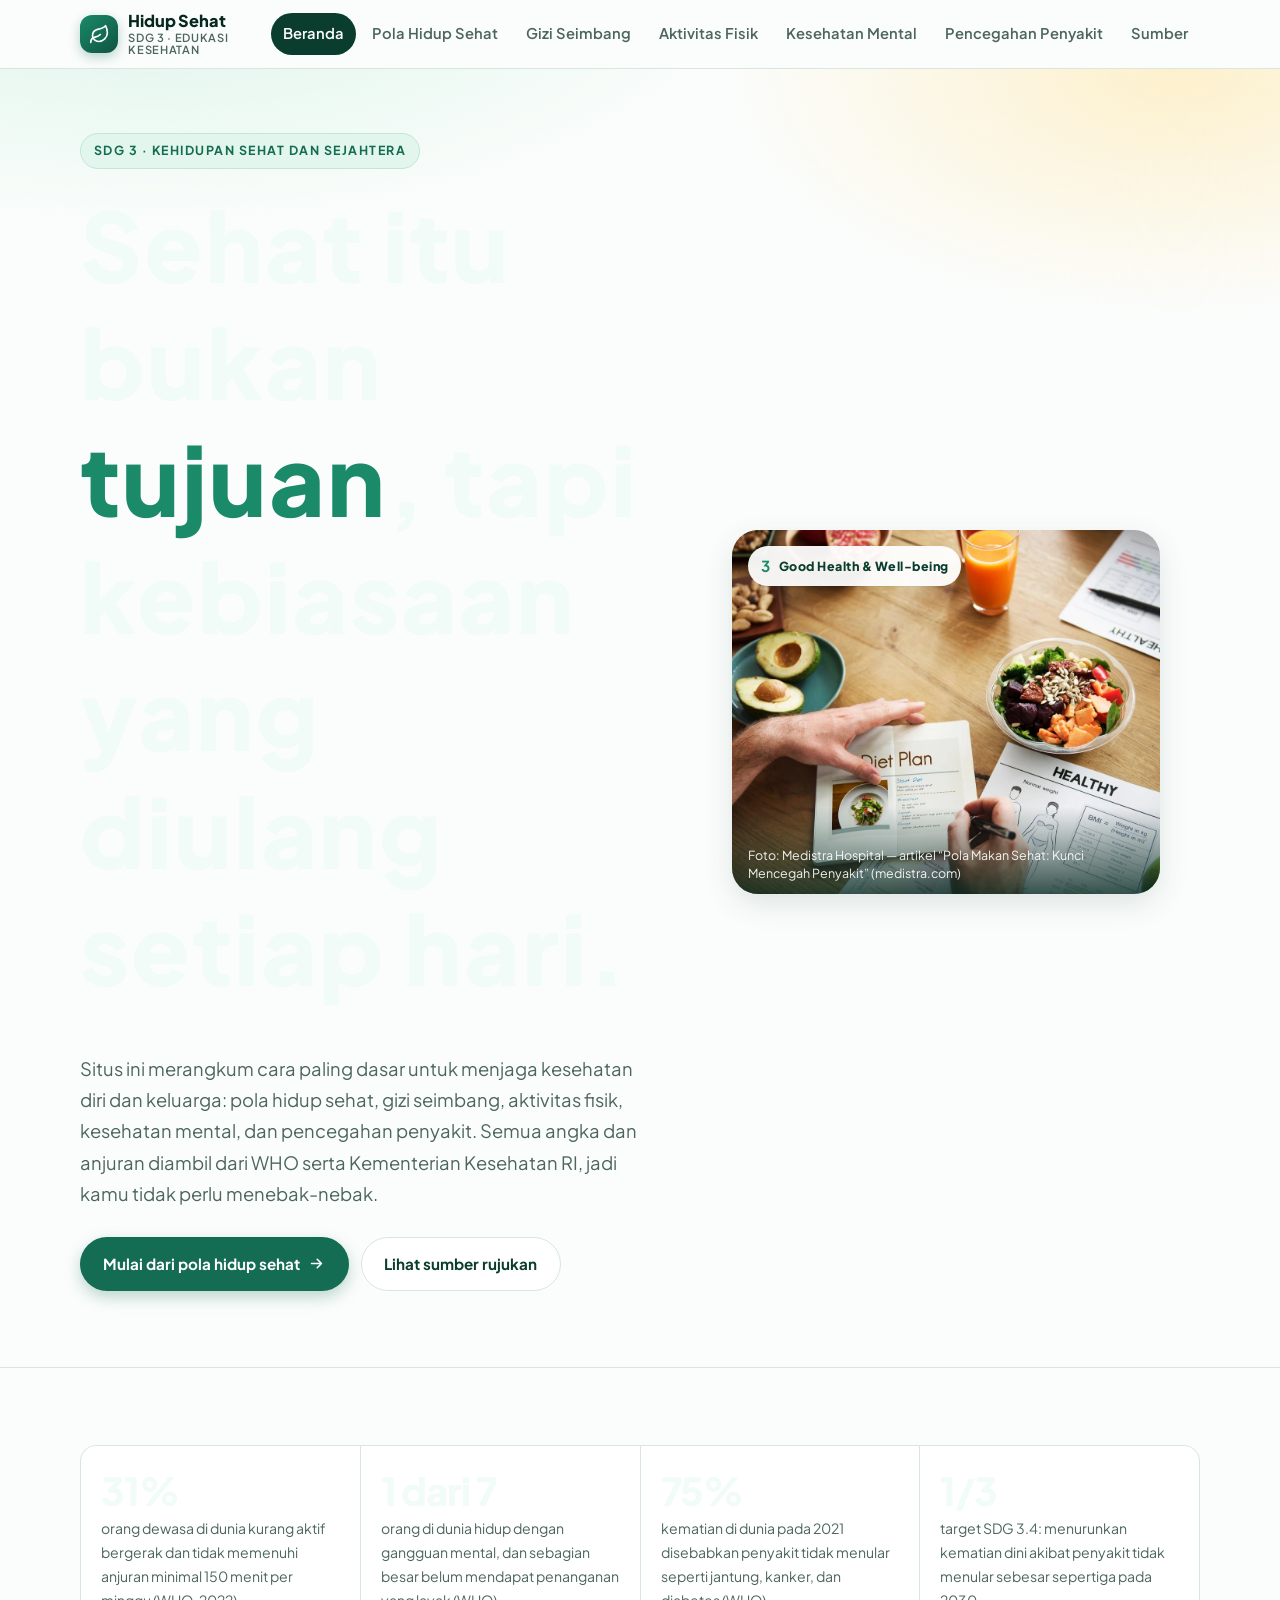
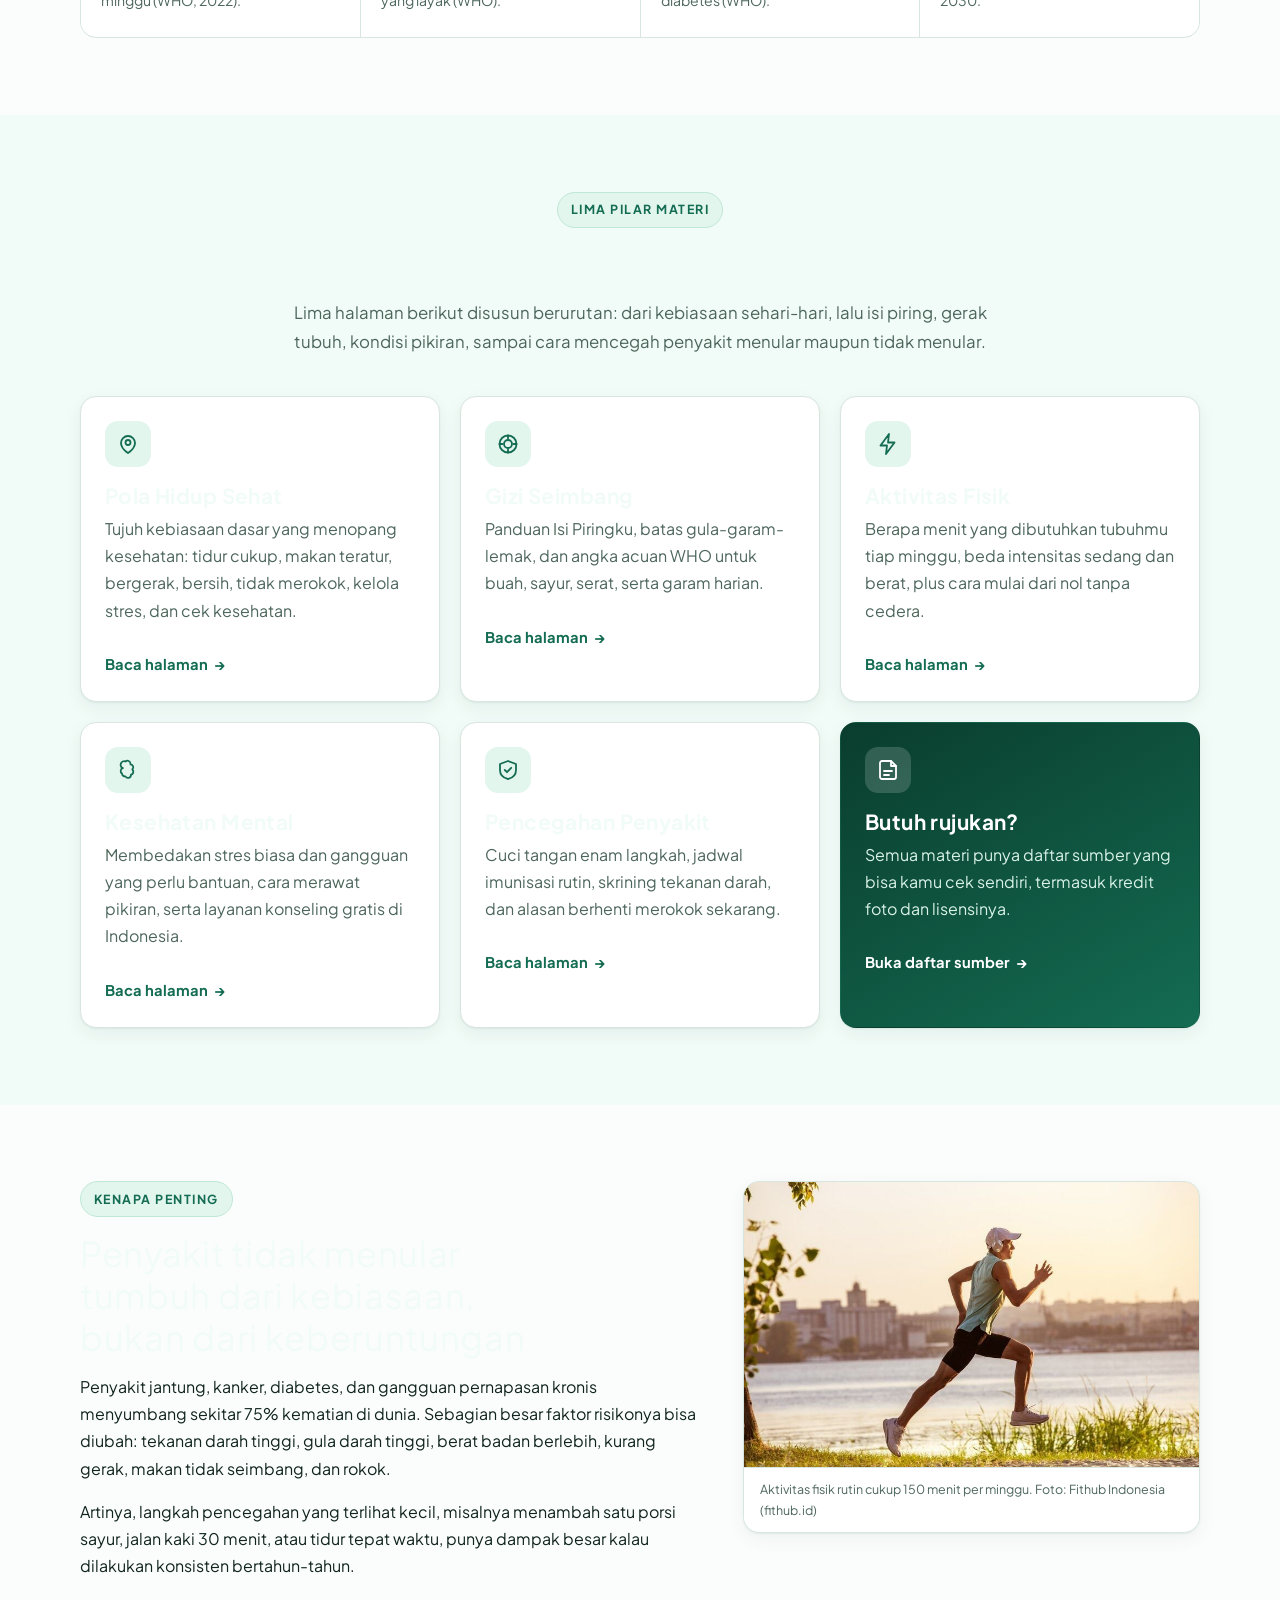
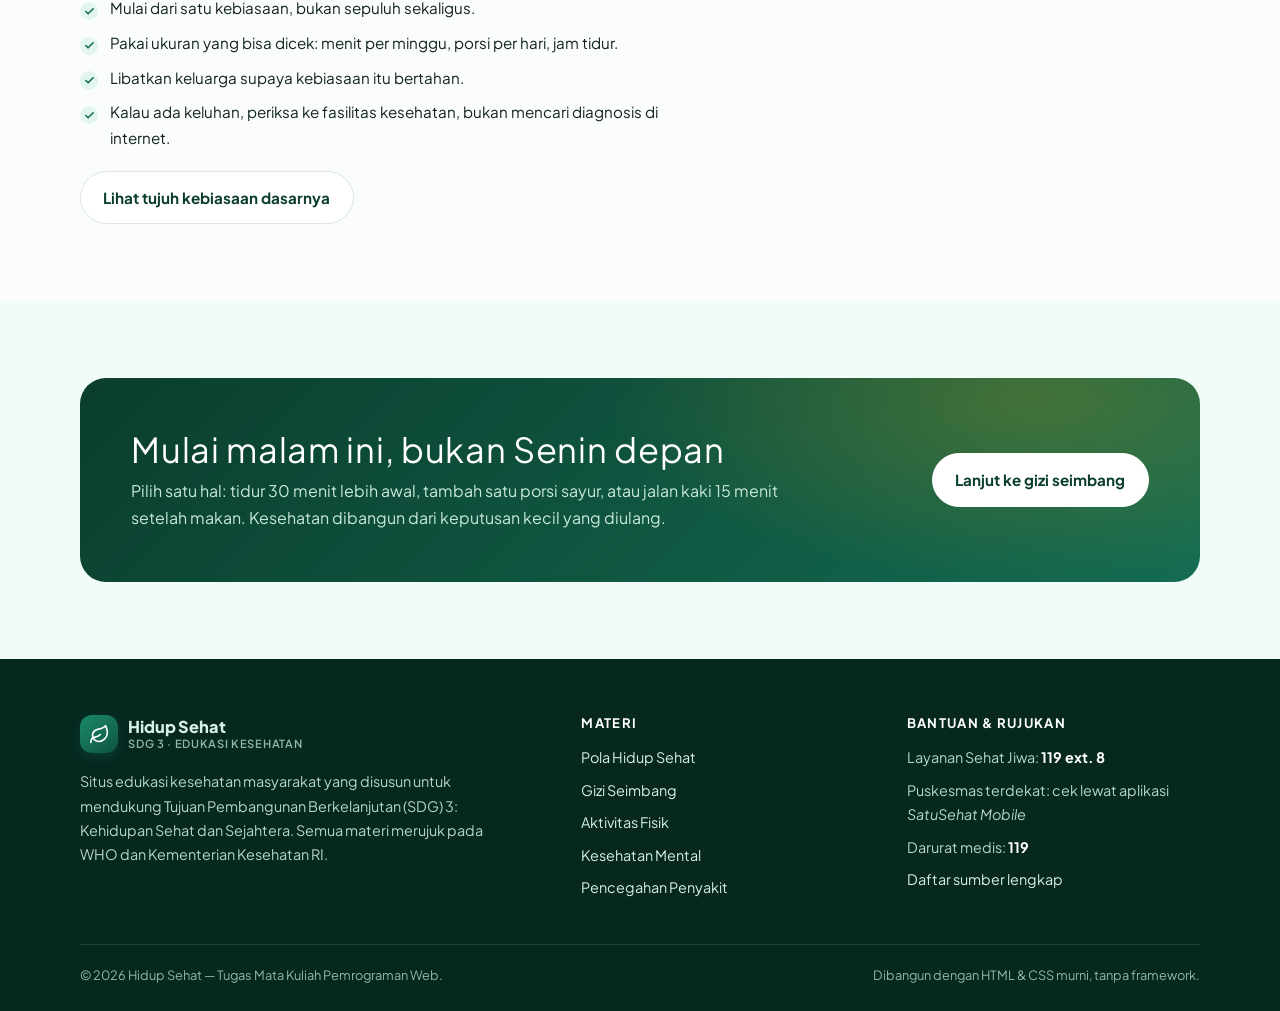
<file: index.html>
<!DOCTYPE html>
<html lang="id">
<head>
  <meta charset="utf-8">
  <meta name="viewport" content="width=device-width, initial-scale=1">
  <title>Hidup Sehat — Edukasi Kesehatan Masyarakat | SDG 3</title>
  <meta name="description" content="Situs edukasi kesehatan masyarakat sesuai SDG 3: pola hidup sehat, gizi seimbang, aktivitas fisik, kesehatan mental, dan pencegahan penyakit berdasarkan WHO dan Kemenkes RI.">
  <meta name="author" content="Kadek Lyradelia Pracili">
  <meta name="theme-color" content="#0a3d2e">
  <link rel="icon" href="assets/favicon.svg" type="image/svg+xml">
  <link rel="preconnect" href="https://fonts.googleapis.com">
  <link rel="preconnect" href="https://fonts.gstatic.com" crossorigin>
  <link href="https://fonts.googleapis.com/css2?family=Plus+Jakarta+Sans:wght@400;600;700;800&display=swap" rel="stylesheet">
  <link rel="stylesheet" href="css/style.css">
</head>
<body>
  <a class="skip-link" href="#konten-utama">Lewati ke konten utama</a>

  <header class="situs-header">
    <div class="container nav">
      <a class="logo" href="index.html">
        <span class="logo-mark"><svg viewBox="0 0 24 24" fill="none" stroke="currentColor" stroke-width="1.9" stroke-linecap="round" stroke-linejoin="round" aria-hidden="true"><path d="M11 20A7 7 0 0 1 9.8 6.1C15.5 5 17 4.48 19 2c1 2 2 4.18 2 8 0 5.5-4.78 10-10 10Z"/><path d="M2 21c0-3 1.85-5.36 5.08-6C9.5 14.52 12 13 13 12"/></svg></span>
        <span>Hidup Sehat<small>SDG 3 · Edukasi Kesehatan</small></span>
      </a>

      <button class="nav-toggle" type="button" aria-expanded="false" aria-controls="menu-utama">
        <svg viewBox="0 0 24 24" fill="none" stroke="currentColor" stroke-width="2" stroke-linecap="round" aria-hidden="true"><path d="M4 7h16M4 12h16M4 17h16"/></svg>
        Menu
      </button>

      <nav aria-label="Navigasi utama">
        <ul class="nav-menu" id="menu-utama">
        <li><a href="index.html" aria-current="page">Beranda</a></li>
        <li><a href="pola-hidup-sehat.html">Pola Hidup Sehat</a></li>
        <li><a href="gizi-seimbang.html">Gizi Seimbang</a></li>
        <li><a href="aktivitas-fisik.html">Aktivitas Fisik</a></li>
        <li><a href="kesehatan-mental.html">Kesehatan Mental</a></li>
        <li><a href="pencegahan-penyakit.html">Pencegahan Penyakit</a></li>
        <li><a href="sumber.html">Sumber</a></li>
        </ul>
      </nav>
    </div>
  </header>

  <main id="konten-utama">

    <section class="hero">
      <div class="container hero-dalam">
        <div>
          <span class="eyebrow">SDG 3 · Kehidupan Sehat dan Sejahtera</span>
          <h1>Sehat itu bukan <em>tujuan</em>, tapi kebiasaan yang diulang setiap hari.</h1>
          <p class="lead">
            Situs ini merangkum cara paling dasar untuk menjaga kesehatan diri dan
            keluarga: pola hidup sehat, gizi seimbang, aktivitas fisik, kesehatan
            mental, dan pencegahan penyakit. Semua angka dan anjuran diambil dari
            WHO serta Kementerian Kesehatan RI, jadi kamu tidak perlu menebak-nebak.
          </p>
          <div class="hero-aksi">
            <a class="tombol tombol-utama" href="pola-hidup-sehat.html">
              Mulai dari pola hidup sehat
              <svg viewBox="0 0 24 24" fill="none" stroke="currentColor" stroke-width="2.2" stroke-linecap="round" stroke-linejoin="round" aria-hidden="true"><path d="M5 12h14M13 6l6 6-6 6"/></svg>
            </a>
            <a class="tombol tombol-garis" href="sumber.html">Lihat sumber rujukan</a>
          </div>
        </div>
        <figure class="hero-gambar">
          <span class="lencana-sdg"><b>3</b> Good Health &amp; Well-being</span>
          <img src="assets/img/hero-beranda.jpg" width="1400" height="934"
               alt="Aneka sayur, buah, dan makanan sehat ditata di meja kayu bersama catatan rencana makan sehat">
          <figcaption>Foto: Medistra Hospital — artikel &ldquo;Pola Makan Sehat: Kunci Mencegah Penyakit&rdquo; (medistra.com)</figcaption>
        </figure>
      </div>
    </section>

    <section class="bagian">
      <div class="container">
        <h2 class="sr-only">Angka kunci kesehatan global</h2>
        <div class="grid grid-4">
          <div class="statistik" style="grid-column:1/-1;">
            <div>
              <span class="angka">31%</span>
              <p>orang dewasa di dunia kurang aktif bergerak dan tidak memenuhi anjuran minimal 150 menit per minggu (WHO, 2022).</p>
            </div>
            <div>
              <span class="angka">1 dari 7</span>
              <p>orang di dunia hidup dengan gangguan mental, dan sebagian besar belum mendapat penanganan yang layak (WHO).</p>
            </div>
            <div>
              <span class="angka">75%</span>
              <p>kematian di dunia pada 2021 disebabkan penyakit tidak menular seperti jantung, kanker, dan diabetes (WHO).</p>
            </div>
            <div>
              <span class="angka">1/3</span>
              <p>target SDG 3.4: menurunkan kematian dini akibat penyakit tidak menular sebesar sepertiga pada 2030.</p>
            </div>
          </div>
        </div>
      </div>
    </section>

    <section class="bagian bagian-alt">
      <div class="container">
        <div class="tengah" style="max-width:760px;margin-inline:auto;">
          <span class="eyebrow">Lima pilar materi</span>
          <h2>Yang bisa kamu pelajari di sini</h2>
          <p class="pimpin">
            Lima halaman berikut disusun berurutan: dari kebiasaan sehari-hari,
            lalu isi piring, gerak tubuh, kondisi pikiran, sampai cara mencegah
            penyakit menular maupun tidak menular.
          </p>
        </div>

        <div class="grid grid-3 grid-pilar" style="margin-top:2.5rem;">
          <article class="kartu kartu-tautan">
            <div class="kartu-ikon">
              <svg viewBox="0 0 24 24" fill="none" stroke="currentColor" stroke-width="1.8" stroke-linecap="round" stroke-linejoin="round" aria-hidden="true"><path d="M12 21s-7-4.5-7-10a7 7 0 0 1 14 0c0 5.5-7 10-7 10Z"/><circle cx="12" cy="10.5" r="2.5"/></svg>
            </div>
            <h3>Pola Hidup Sehat</h3>
            <p class="polos">Tujuh kebiasaan dasar yang menopang kesehatan: tidur cukup, makan teratur, bergerak, bersih, tidak merokok, kelola stres, dan cek kesehatan.</p>
            <a class="tautan-kartu" href="pola-hidup-sehat.html">Baca halaman</a>
          </article>

          <article class="kartu kartu-tautan">
            <div class="kartu-ikon">
              <svg viewBox="0 0 24 24" fill="none" stroke="currentColor" stroke-width="1.8" stroke-linecap="round" stroke-linejoin="round" aria-hidden="true"><circle cx="12" cy="12" r="8.5"/><circle cx="12" cy="12" r="4"/><path d="M12 3.5v3M12 17.5v3M3.5 12h3M17.5 12h3"/></svg>
            </div>
            <h3>Gizi Seimbang</h3>
            <p class="polos">Panduan Isi Piringku, batas gula-garam-lemak, dan angka acuan WHO untuk buah, sayur, serat, serta garam harian.</p>
            <a class="tautan-kartu" href="gizi-seimbang.html">Baca halaman</a>
          </article>

          <article class="kartu kartu-tautan">
            <div class="kartu-ikon">
              <svg viewBox="0 0 24 24" fill="none" stroke="currentColor" stroke-width="1.8" stroke-linecap="round" stroke-linejoin="round" aria-hidden="true"><path d="M13 2 4.5 13.5H11l-1 8.5 8.5-11.5H12l1-8.5Z"/></svg>
            </div>
            <h3>Aktivitas Fisik</h3>
            <p class="polos">Berapa menit yang dibutuhkan tubuhmu tiap minggu, beda intensitas sedang dan berat, plus cara mulai dari nol tanpa cedera.</p>
            <a class="tautan-kartu" href="aktivitas-fisik.html">Baca halaman</a>
          </article>

          <article class="kartu kartu-tautan">
            <div class="kartu-ikon">
              <svg viewBox="0 0 24 24" fill="none" stroke="currentColor" stroke-width="1.8" stroke-linecap="round" stroke-linejoin="round" aria-hidden="true"><path d="M9.5 3.5a3 3 0 0 1 5 2.2v.6a3 3 0 0 1 1.8 5.2 3 3 0 0 1-1.3 5.2v.3a3 3 0 0 1-5.6 1.4A3 3 0 0 1 6 15.6a3 3 0 0 1 .9-5.4 3 3 0 0 1 2.6-6.7Z"/></svg>
            </div>
            <h3>Kesehatan Mental</h3>
            <p class="polos">Membedakan stres biasa dan gangguan yang perlu bantuan, cara merawat pikiran, serta layanan konseling gratis di Indonesia.</p>
            <a class="tautan-kartu" href="kesehatan-mental.html">Baca halaman</a>
          </article>

          <article class="kartu kartu-tautan">
            <div class="kartu-ikon">
              <svg viewBox="0 0 24 24" fill="none" stroke="currentColor" stroke-width="1.8" stroke-linecap="round" stroke-linejoin="round" aria-hidden="true"><path d="M12 3 4 6v6c0 4.5 3.4 7.9 8 9 4.6-1.1 8-4.5 8-9V6l-8-3Z"/><path d="m8.8 12 2.2 2.2 4.2-4.4"/></svg>
            </div>
            <h3>Pencegahan Penyakit</h3>
            <p class="polos">Cuci tangan enam langkah, jadwal imunisasi rutin, skrining tekanan darah, dan alasan berhenti merokok sekarang.</p>
            <a class="tautan-kartu" href="pencegahan-penyakit.html">Baca halaman</a>
          </article>

          <article class="kartu kartu-sorot">
            <div class="kartu-ikon">
              <svg viewBox="0 0 24 24" fill="none" stroke="currentColor" stroke-width="1.8" stroke-linecap="round" stroke-linejoin="round" aria-hidden="true"><path d="M4 19V5a2 2 0 0 1 2-2h9l5 5v11a2 2 0 0 1-2 2H6a2 2 0 0 1-2-2Z"/><path d="M15 3v5h5M8 13h8M8 17h5"/></svg>
            </div>
            <h3>Butuh rujukan?</h3>
            <p>Semua materi punya daftar sumber yang bisa kamu cek sendiri, termasuk kredit foto dan lisensinya.</p>
            <a class="tautan-kartu" href="sumber.html">Buka daftar sumber</a>
          </article>
        </div>
      </div>
    </section>

    <section class="bagian">
      <div class="container dua-kolom">
        <div>
          <span class="eyebrow">Kenapa penting</span>
          <h2>Penyakit tidak menular tumbuh dari kebiasaan, bukan dari keberuntungan</h2>
          <p>
            Penyakit jantung, kanker, diabetes, dan gangguan pernapasan kronis
            menyumbang sekitar 75% kematian di dunia. Sebagian besar faktor
            risikonya bisa diubah: tekanan darah tinggi, gula darah tinggi,
            berat badan berlebih, kurang gerak, makan tidak seimbang, dan rokok.
          </p>
          <p>
            Artinya, langkah pencegahan yang terlihat kecil, misalnya menambah satu
            porsi sayur, jalan kaki 30 menit, atau tidur tepat waktu, punya
            dampak besar kalau dilakukan konsisten bertahun-tahun.
          </p>
          <ul class="cek">
            <li>Mulai dari satu kebiasaan, bukan sepuluh sekaligus.</li>
            <li>Pakai ukuran yang bisa dicek: menit per minggu, porsi per hari, jam tidur.</li>
            <li>Libatkan keluarga supaya kebiasaan itu bertahan.</li>
            <li>Kalau ada keluhan, periksa ke fasilitas kesehatan, bukan mencari diagnosis di internet.</li>
          </ul>
          <a class="tombol tombol-garis" href="pola-hidup-sehat.html">Lihat tujuh kebiasaan dasarnya</a>
        </div>
        <figure class="gambar-konten">
          <img src="assets/img/aktivitas-hero.jpg" width="826" height="551" loading="lazy"
               alt="Seorang pria berlari di tepi perairan saat matahari terbit">
          <figcaption>Aktivitas fisik rutin cukup 150 menit per minggu. Foto: Fithub Indonesia (fithub.id)</figcaption>
        </figure>
      </div>
    </section>

    <section class="bagian bagian-alt">
      <div class="container">
        <div class="ajakan">
          <div>
            <h2>Mulai malam ini, bukan Senin depan</h2>
            <p>
              Pilih satu hal: tidur 30 menit lebih awal, tambah satu porsi sayur,
              atau jalan kaki 15 menit setelah makan. Kesehatan dibangun dari
              keputusan kecil yang diulang.
            </p>
          </div>
          <a class="tombol tombol-garis" href="gizi-seimbang.html">Lanjut ke gizi seimbang</a>
        </div>
      </div>
    </section>

  </main>

  <footer class="situs-footer">
    <div class="container">
      <div class="footer-grid">
        <div>
          <a class="logo footer-logo" href="index.html">
            <span class="logo-mark"><svg viewBox="0 0 24 24" fill="none" stroke="currentColor" stroke-width="1.9" stroke-linecap="round" stroke-linejoin="round" aria-hidden="true"><path d="M11 20A7 7 0 0 1 9.8 6.1C15.5 5 17 4.48 19 2c1 2 2 4.18 2 8 0 5.5-4.78 10-10 10Z"/><path d="M2 21c0-3 1.85-5.36 5.08-6C9.5 14.52 12 13 13 12"/></svg></span>
            <span>Hidup Sehat<small>SDG 3 · Edukasi Kesehatan</small></span>
          </a>
          <p style="margin-top:1rem;max-width:38ch;">
            Situs edukasi kesehatan masyarakat yang disusun untuk mendukung
            Tujuan Pembangunan Berkelanjutan (SDG) 3: Kehidupan Sehat dan
            Sejahtera. Semua materi merujuk pada WHO dan Kementerian Kesehatan RI.
          </p>
        </div>
        <div>
          <h3>Materi</h3>
          <ul>
            <li><a href="pola-hidup-sehat.html">Pola Hidup Sehat</a></li>
            <li><a href="gizi-seimbang.html">Gizi Seimbang</a></li>
            <li><a href="aktivitas-fisik.html">Aktivitas Fisik</a></li>
            <li><a href="kesehatan-mental.html">Kesehatan Mental</a></li>
            <li><a href="pencegahan-penyakit.html">Pencegahan Penyakit</a></li>
          </ul>
        </div>
        <div>
          <h3>Bantuan &amp; Rujukan</h3>
          <ul>
            <li>Layanan Sehat Jiwa: <strong style="color:#fff;">119 ext. 8</strong></li>
            <li>Puskesmas terdekat: cek lewat aplikasi <em>SatuSehat Mobile</em></li>
            <li>Darurat medis: <strong style="color:#fff;">119</strong></li>
            <li><a href="sumber.html">Daftar sumber lengkap</a></li>
          </ul>
        </div>
      </div>
      <div class="footer-bawah">
        <span>&copy; 2026 Hidup Sehat — Tugas Mata Kuliah Pemrograman Web.</span>
        <span>Dibangun dengan HTML &amp; CSS murni, tanpa framework.</span>
      </div>
    </div>
  </footer>

  <script src="js/main.js"></script>
</body>
</html>
</file>
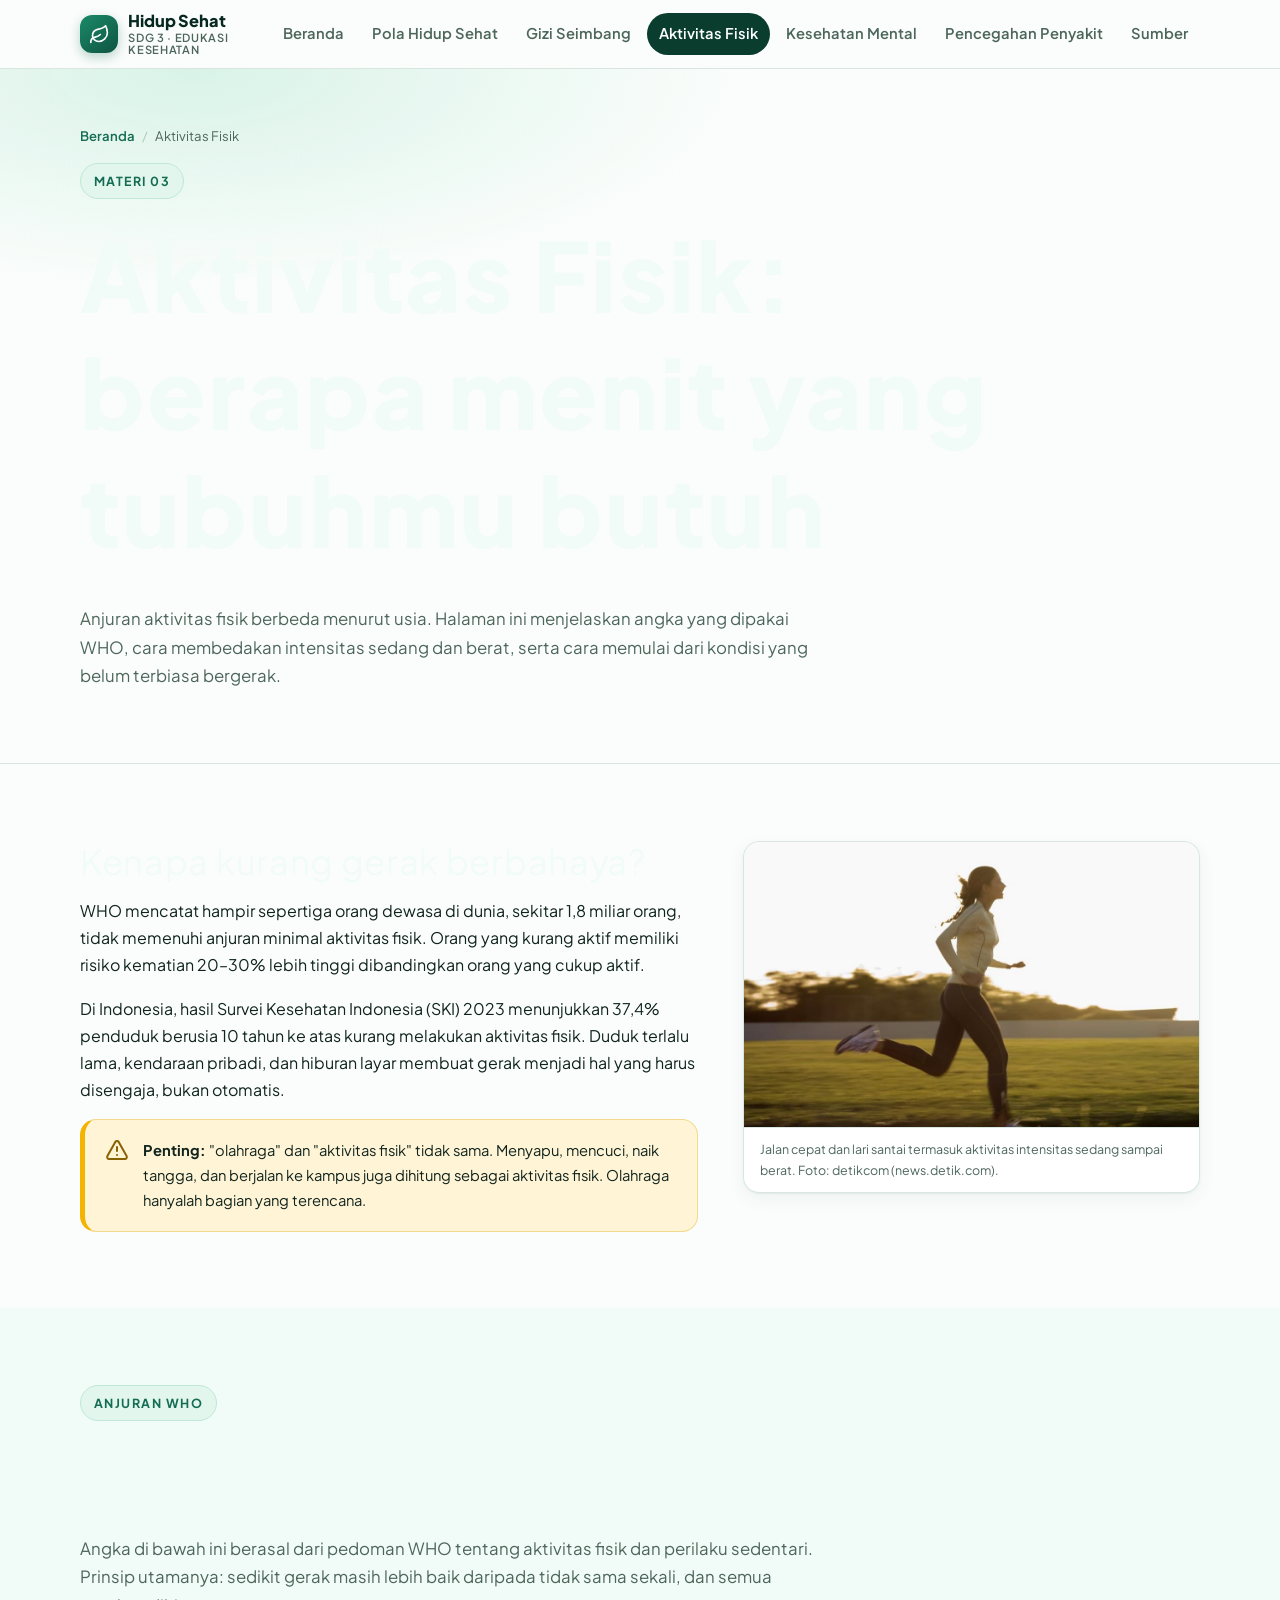
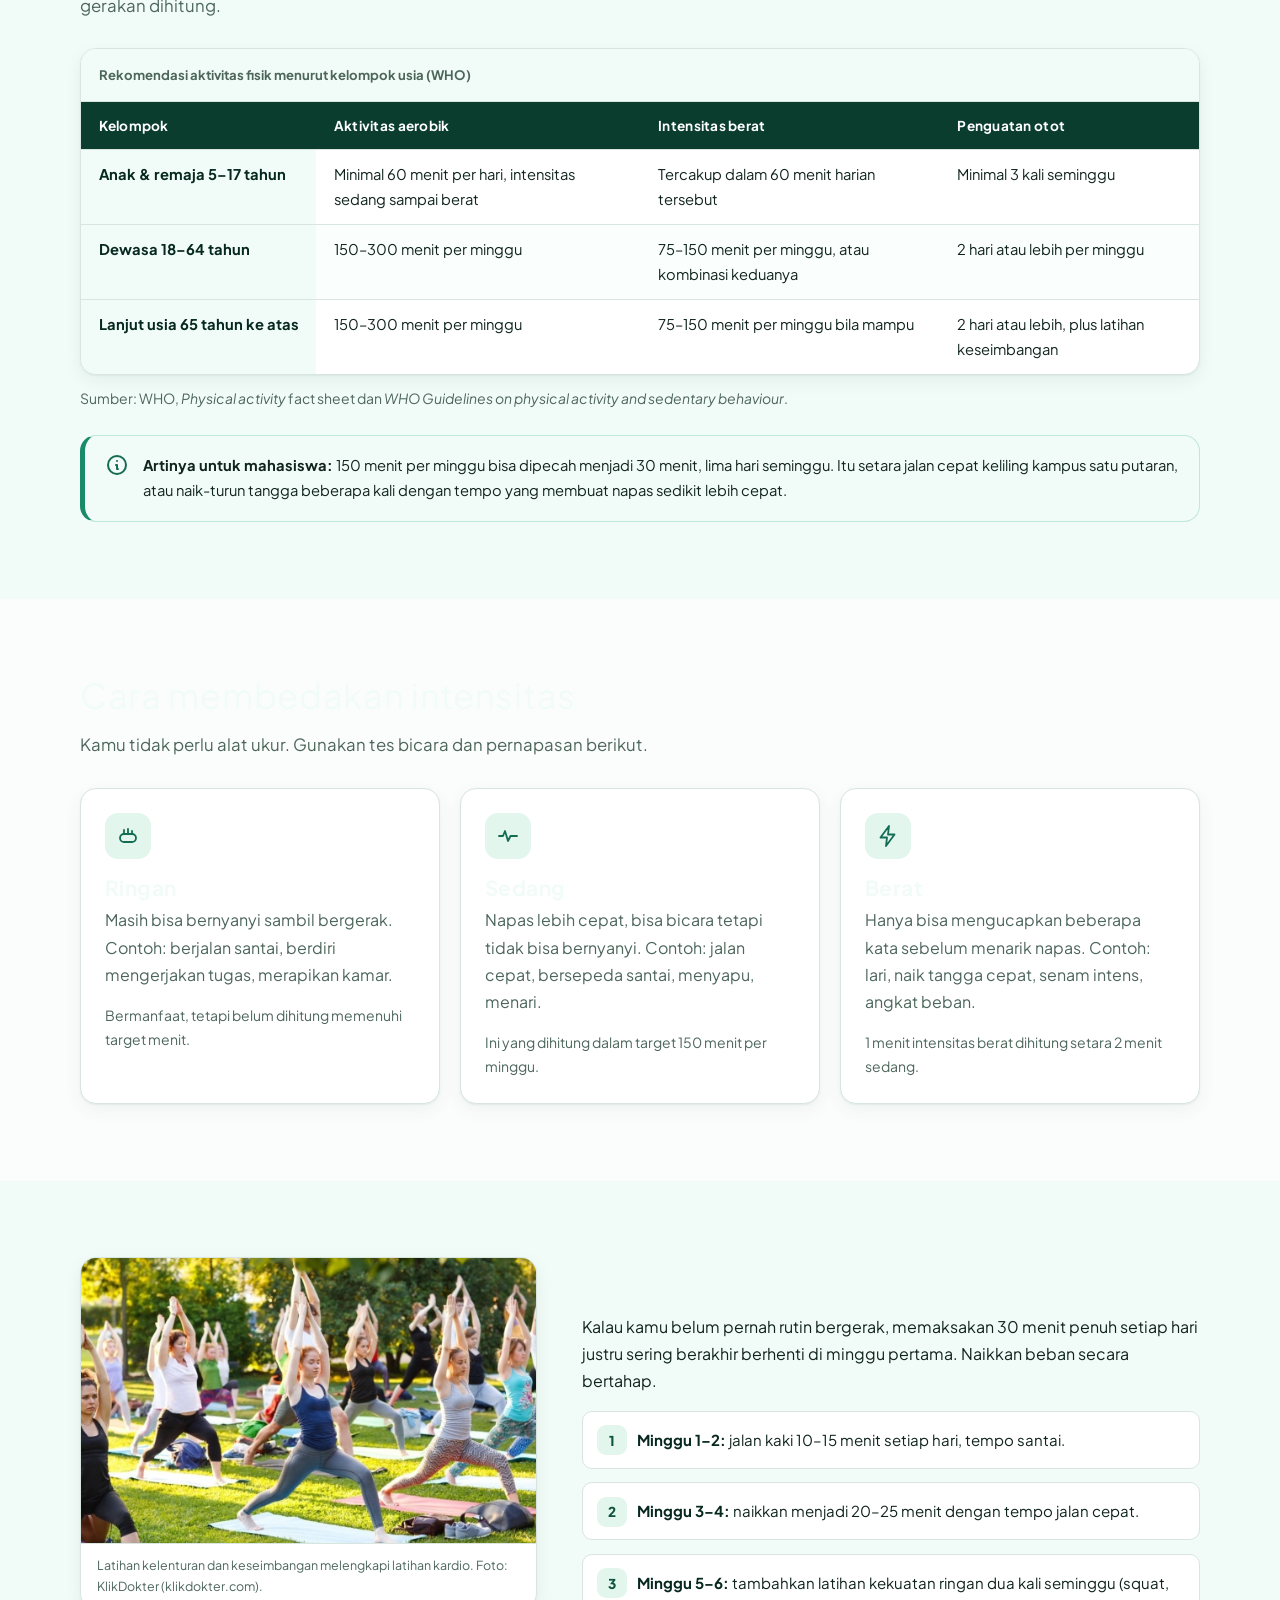
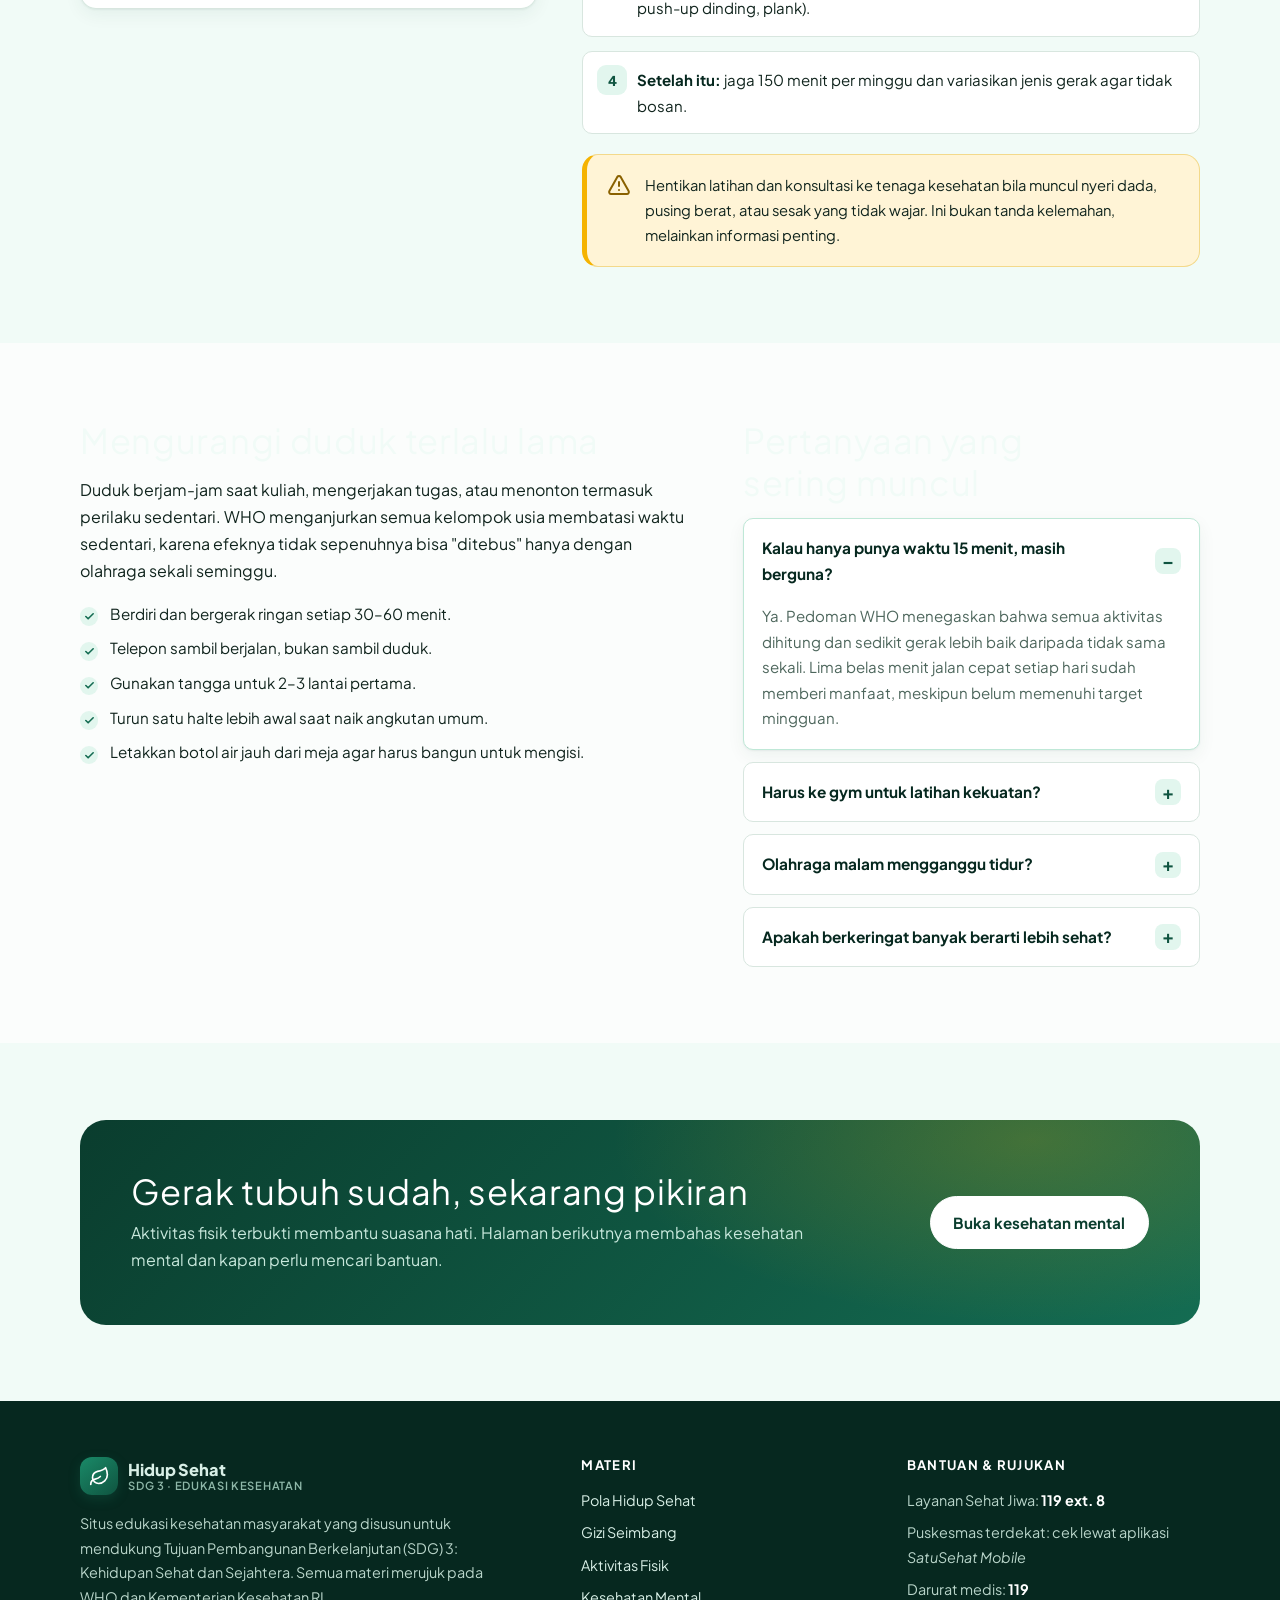
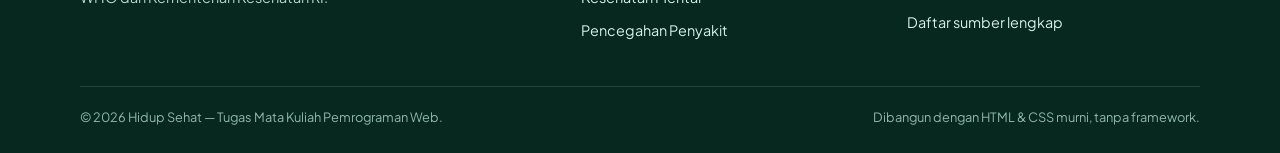
<file: aktivitas-fisik.html>
<!DOCTYPE html>
<html lang="id">
<head>
  <meta charset="utf-8">
  <meta name="viewport" content="width=device-width, initial-scale=1">
  <title>Aktivitas Fisik — Anjuran WHO per Kelompok Usia | Hidup Sehat</title>
  <meta name="description" content="Anjuran aktivitas fisik WHO: 150 menit intensitas sedang per minggu untuk dewasa, 60 menit sehari untuk remaja, cara membedakan intensitas, dan tips mengurangi duduk lama.">
  <meta name="author" content="Kadek Lyradelia Pracili">
  <meta name="theme-color" content="#0a3d2e">
  <link rel="icon" href="assets/favicon.svg" type="image/svg+xml">
  <link rel="preconnect" href="https://fonts.googleapis.com">
  <link rel="preconnect" href="https://fonts.gstatic.com" crossorigin>
  <link href="https://fonts.googleapis.com/css2?family=Plus+Jakarta+Sans:wght@400;600;700;800&display=swap" rel="stylesheet">
  <link rel="stylesheet" href="css/style.css">
</head>
<body>
  <a class="skip-link" href="#konten-utama">Lewati ke konten utama</a>

  <header class="situs-header">
    <div class="container nav">
      <a class="logo" href="index.html">
        <span class="logo-mark"><svg viewBox="0 0 24 24" fill="none" stroke="currentColor" stroke-width="1.9" stroke-linecap="round" stroke-linejoin="round" aria-hidden="true"><path d="M11 20A7 7 0 0 1 9.8 6.1C15.5 5 17 4.48 19 2c1 2 2 4.18 2 8 0 5.5-4.78 10-10 10Z"/><path d="M2 21c0-3 1.85-5.36 5.08-6C9.5 14.52 12 13 13 12"/></svg></span>
        <span>Hidup Sehat<small>SDG 3 · Edukasi Kesehatan</small></span>
      </a>

      <button class="nav-toggle" type="button" aria-expanded="false" aria-controls="menu-utama">
        <svg viewBox="0 0 24 24" fill="none" stroke="currentColor" stroke-width="2" stroke-linecap="round" aria-hidden="true"><path d="M4 7h16M4 12h16M4 17h16"/></svg>
        Menu
      </button>

      <nav aria-label="Navigasi utama">
        <ul class="nav-menu" id="menu-utama">
        <li><a href="index.html">Beranda</a></li>
        <li><a href="pola-hidup-sehat.html">Pola Hidup Sehat</a></li>
        <li><a href="gizi-seimbang.html">Gizi Seimbang</a></li>
        <li><a href="aktivitas-fisik.html" aria-current="page">Aktivitas Fisik</a></li>
        <li><a href="kesehatan-mental.html">Kesehatan Mental</a></li>
        <li><a href="pencegahan-penyakit.html">Pencegahan Penyakit</a></li>
        <li><a href="sumber.html">Sumber</a></li>
        </ul>
      </nav>
    </div>
  </header>

  <main id="konten-utama">
    <section class="kepala-halaman">
      <div class="container">
        <ol class="remah">
          <li><a href="index.html">Beranda</a></li>
          <li>Aktivitas Fisik</li>
        </ol>
        <span class="eyebrow">Materi 03</span>
        <h1>Aktivitas Fisik: berapa menit yang tubuhmu butuh</h1>
        <p class="pimpin">Anjuran aktivitas fisik berbeda menurut usia. Halaman ini menjelaskan angka yang dipakai WHO, cara membedakan intensitas sedang dan berat, serta cara memulai dari kondisi yang belum terbiasa bergerak.</p>
      </div>
    </section>

    <section class="bagian">
      <div class="container dua-kolom">
        <div>
          <h2>Kenapa kurang gerak berbahaya?</h2>
          <p>
            WHO mencatat hampir sepertiga orang dewasa di dunia, sekitar 1,8 miliar
            orang, tidak memenuhi anjuran minimal aktivitas fisik. Orang yang kurang
            aktif memiliki risiko kematian 20&ndash;30% lebih tinggi dibandingkan
            orang yang cukup aktif.
          </p>
          <p>
            Di Indonesia, hasil Survei Kesehatan Indonesia (SKI) 2023 menunjukkan
            37,4% penduduk berusia 10 tahun ke atas kurang melakukan aktivitas
            fisik. Duduk terlalu lama, kendaraan pribadi, dan hiburan layar membuat
            gerak menjadi hal yang harus disengaja, bukan otomatis.
          </p>
          <div class="catatan">
            <span class="catatan-ikon">
              <svg viewBox="0 0 24 24" fill="none" stroke="currentColor" stroke-width="2" stroke-linecap="round" stroke-linejoin="round" aria-hidden="true"><path d="M12 9v4M12 17h.01"/><path d="M10.3 3.9 2.4 18a2 2 0 0 0 1.7 3h15.8a2 2 0 0 0 1.7-3L13.7 3.9a2 2 0 0 0-3.4 0Z"/></svg>
            </span>
            <div>
              <p><strong>Penting:</strong> "olahraga" dan "aktivitas fisik" tidak
              sama. Menyapu, mencuci, naik tangga, dan berjalan ke kampus juga
              dihitung sebagai aktivitas fisik. Olahraga hanyalah bagian yang
              terencana.</p>
            </div>
          </div>
        </div>
        <figure class="gambar-konten">
          <img src="assets/img/aktivitas-lari.jpg" width="1200" height="676" loading="lazy"
               alt="Seorang perempuan berlari di lapangan rumput pada sore hari">
          <figcaption>Jalan cepat dan lari santai termasuk aktivitas intensitas sedang sampai berat. Foto: detikcom (news.detik.com).</figcaption>
        </figure>
      </div>
    </section>

    <section class="bagian bagian-alt">
      <div class="container">
        <span class="eyebrow">Anjuran WHO</span>
        <h2 style="max-width:26ch;">Berapa banyak aktivitas fisik per minggu?</h2>
        <p class="pimpin">Angka di bawah ini berasal dari pedoman WHO tentang
        aktivitas fisik dan perilaku sedentari. Prinsip utamanya: sedikit gerak
        masih lebih baik daripada tidak sama sekali, dan semua gerakan dihitung.</p>

        <div class="tabel-bungkus" style="margin-top:1.75rem;">
          <table>
            <caption>Rekomendasi aktivitas fisik menurut kelompok usia (WHO)</caption>
            <thead>
              <tr>
                <th scope="col">Kelompok</th>
                <th scope="col">Aktivitas aerobik</th>
                <th scope="col">Intensitas berat</th>
                <th scope="col">Penguatan otot</th>
              </tr>
            </thead>
            <tbody>
              <tr>
                <th scope="row">Anak &amp; remaja 5&ndash;17 tahun</th>
                <td data-label="Aktivitas aerobik">Minimal 60 menit per hari, intensitas sedang sampai berat</td>
                <td data-label="Intensitas berat">Tercakup dalam 60 menit harian tersebut</td>
                <td data-label="Penguatan otot">Minimal 3 kali seminggu</td>
              </tr>
              <tr>
                <th scope="row">Dewasa 18&ndash;64 tahun</th>
                <td data-label="Aktivitas aerobik">150&ndash;300 menit per minggu</td>
                <td data-label="Intensitas berat">75&ndash;150 menit per minggu, atau kombinasi keduanya</td>
                <td data-label="Penguatan otot">2 hari atau lebih per minggu</td>
              </tr>
              <tr>
                <th scope="row">Lanjut usia 65 tahun ke atas</th>
                <td data-label="Aktivitas aerobik">150&ndash;300 menit per minggu</td>
                <td data-label="Intensitas berat">75&ndash;150 menit per minggu bila mampu</td>
                <td data-label="Penguatan otot">2 hari atau lebih, plus latihan keseimbangan</td>
              </tr>
            </tbody>
          </table>
        </div>
        <p class="kecil polos" style="margin-top:.75rem;">
          Sumber: WHO, <em>Physical activity</em> fact sheet dan <em>WHO Guidelines on
          physical activity and sedentary behaviour</em>.
        </p>

        <div class="catatan catatan-hijau" style="margin-top:1.5rem;">
          <span class="catatan-ikon">
            <svg viewBox="0 0 24 24" fill="none" stroke="currentColor" stroke-width="2" stroke-linecap="round" stroke-linejoin="round" aria-hidden="true"><circle cx="12" cy="12" r="9"/><path d="M12 8h.01M11 12h1v4h1"/></svg>
          </span>
          <div>
            <p><strong>Artinya untuk mahasiswa:</strong> 150 menit per minggu bisa
            dipecah menjadi 30 menit, lima hari seminggu. Itu setara jalan cepat
            keliling kampus satu putaran, atau naik-turun tangga beberapa kali
            dengan tempo yang membuat napas sedikit lebih cepat.</p>
          </div>
        </div>
      </div>
    </section>

    <section class="bagian">
      <div class="container">
        <h2>Cara membedakan intensitas</h2>
        <p class="pimpin">Kamu tidak perlu alat ukur. Gunakan tes bicara dan
        pernapasan berikut.</p>

        <div class="grid grid-3" style="margin-top:1.75rem;">
          <article class="kartu">
            <div class="kartu-ikon">
              <svg viewBox="0 0 24 24" fill="none" stroke="currentColor" stroke-width="1.8" stroke-linecap="round" stroke-linejoin="round" aria-hidden="true"><path d="M4 14a4 4 0 0 1 4-4h8a4 4 0 0 1 0 8H8a4 4 0 0 1-4-4Z"/><path d="M8 10V6M12 10V5M16 10V7"/></svg>
            </div>
            <h3>Ringan</h3>
            <p class="polos">Masih bisa bernyanyi sambil bergerak. Contoh: berjalan
            santai, berdiri mengerjakan tugas, merapikan kamar.</p>
            <p class="kecil polos">Bermanfaat, tetapi belum dihitung memenuhi target menit.</p>
          </article>
          <article class="kartu">
            <div class="kartu-ikon">
              <svg viewBox="0 0 24 24" fill="none" stroke="currentColor" stroke-width="1.8" stroke-linecap="round" stroke-linejoin="round" aria-hidden="true"><path d="M3 12h4l2-5 3 10 2.5-5H21"/></svg>
            </div>
            <h3>Sedang</h3>
            <p class="polos">Napas lebih cepat, bisa bicara tetapi tidak bisa
            bernyanyi. Contoh: jalan cepat, bersepeda santai, menyapu, menari.</p>
            <p class="kecil polos">Ini yang dihitung dalam target 150 menit per minggu.</p>
          </article>
          <article class="kartu">
            <div class="kartu-ikon">
              <svg viewBox="0 0 24 24" fill="none" stroke="currentColor" stroke-width="1.8" stroke-linecap="round" stroke-linejoin="round" aria-hidden="true"><path d="M13 2 4.5 13.5H11l-1 8.5 8.5-11.5H12l1-8.5Z"/></svg>
            </div>
            <h3>Berat</h3>
            <p class="polos">Hanya bisa mengucapkan beberapa kata sebelum menarik
            napas. Contoh: lari, naik tangga cepat, senam intens, angkat beban.</p>
            <p class="kecil polos">1 menit intensitas berat dihitung setara 2 menit sedang.</p>
          </article>
        </div>
      </div>
    </section>

    <section class="bagian bagian-alt">
      <div class="container dua-kolom dua-kolom-balik">
        <div>
          <h2>Mulai dari nol tanpa cedera</h2>
          <p>
            Kalau kamu belum pernah rutin bergerak, memaksakan 30 menit penuh
            setiap hari justru sering berakhir berhenti di minggu pertama. Naikkan
            beban secara bertahap.
          </p>
          <ol class="langkah">
            <li><strong>Minggu 1&ndash;2:</strong> jalan kaki 10&ndash;15 menit setiap hari, tempo santai.</li>
            <li><strong>Minggu 3&ndash;4:</strong> naikkan menjadi 20&ndash;25 menit dengan tempo jalan cepat.</li>
            <li><strong>Minggu 5&ndash;6:</strong> tambahkan latihan kekuatan ringan dua kali seminggu (squat, push-up dinding, plank).</li>
            <li><strong>Setelah itu:</strong> jaga 150 menit per minggu dan variasikan jenis gerak agar tidak bosan.</li>
          </ol>
          <div class="catatan" style="margin-top:1.25rem;">
            <span class="catatan-ikon">
              <svg viewBox="0 0 24 24" fill="none" stroke="currentColor" stroke-width="2" stroke-linecap="round" stroke-linejoin="round" aria-hidden="true"><path d="M12 9v4M12 17h.01"/><path d="M10.3 3.9 2.4 18a2 2 0 0 0 1.7 3h15.8a2 2 0 0 0 1.7-3L13.7 3.9a2 2 0 0 0-3.4 0Z"/></svg>
            </span>
            <div>
              <p>Hentikan latihan dan konsultasi ke tenaga kesehatan bila muncul
              nyeri dada, pusing berat, atau sesak yang tidak wajar. Ini bukan
              tanda kelemahan, melainkan informasi penting.</p>
            </div>
          </div>
        </div>
        <figure class="gambar-konten">
          <img src="assets/img/aktivitas-yoga.jpg" width="1200" height="675" loading="lazy"
               alt="Sekelompok orang berlatih yoga dengan matras di lapangan rumput">
          <figcaption>Latihan kelenturan dan keseimbangan melengkapi latihan kardio. Foto: KlikDokter (klikdokter.com).</figcaption>
        </figure>
      </div>
    </section>

    <section class="bagian">
      <div class="container">
        <div class="dua-kolom">
          <div>
            <h2>Mengurangi duduk terlalu lama</h2>
            <p>
              Duduk berjam-jam saat kuliah, mengerjakan tugas, atau menonton
              termasuk perilaku sedentari. WHO menganjurkan semua kelompok usia
              membatasi waktu sedentari, karena efeknya tidak sepenuhnya bisa
              "ditebus" hanya dengan olahraga sekali seminggu.
            </p>
            <ul class="cek">
              <li>Berdiri dan bergerak ringan setiap 30&ndash;60 menit.</li>
              <li>Telepon sambil berjalan, bukan sambil duduk.</li>
              <li>Gunakan tangga untuk 2&ndash;3 lantai pertama.</li>
              <li>Turun satu halte lebih awal saat naik angkutan umum.</li>
              <li>Letakkan botol air jauh dari meja agar harus bangun untuk mengisi.</li>
            </ul>
          </div>
          <div>
            <h2>Pertanyaan yang sering muncul</h2>
            <div class="faq">
              <details open>
                <summary>Kalau hanya punya waktu 15 menit, masih berguna?</summary>
                <div class="detail-isi"><p>Ya. Pedoman WHO menegaskan bahwa semua
                aktivitas dihitung dan sedikit gerak lebih baik daripada tidak sama
                sekali. Lima belas menit jalan cepat setiap hari sudah memberi
                manfaat, meskipun belum memenuhi target mingguan.</p></div>
              </details>
              <details>
                <summary>Harus ke gym untuk latihan kekuatan?</summary>
                <div class="detail-isi"><p>Tidak. Berat badan sendiri sudah cukup:
                squat, push-up dengan lutut di lantai, plank, dan bridge. Yang
                penting adalah melatih kelompok otot besar dua kali seminggu.</p></div>
              </details>
              <details>
                <summary>Olahraga malam mengganggu tidur?</summary>
                <div class="detail-isi"><p>Latihan berat mendekati waktu tidur bisa
                membuat sulit tidur pada sebagian orang. Beri jeda sekitar satu sampai
                dua jam, atau pilih intensitas ringan seperti peregangan.</p></div>
              </details>
              <details>
                <summary>Apakah berkeringat banyak berarti lebih sehat?</summary>
                <div class="detail-isi"><p>Berkeringat adalah cara tubuh mendinginkan
                diri, bukan ukuran keberhasilan latihan. Yang lebih penting adalah
                durasi, intensitas, dan konsistensi.</p></div>
              </details>
            </div>
          </div>
        </div>
      </div>
    </section>

    <section class="bagian bagian-alt">
      <div class="container">
        <div class="ajakan">
          <div>
            <h2>Gerak tubuh sudah, sekarang pikiran</h2>
            <p>Aktivitas fisik terbukti membantu suasana hati. Halaman berikutnya
            membahas kesehatan mental dan kapan perlu mencari bantuan.</p>
          </div>
          <a class="tombol tombol-garis" href="kesehatan-mental.html">Buka kesehatan mental</a>
        </div>
      </div>
    </section>

  </main>

  <footer class="situs-footer">
    <div class="container">
      <div class="footer-grid">
        <div>
          <a class="logo footer-logo" href="index.html">
            <span class="logo-mark"><svg viewBox="0 0 24 24" fill="none" stroke="currentColor" stroke-width="1.9" stroke-linecap="round" stroke-linejoin="round" aria-hidden="true"><path d="M11 20A7 7 0 0 1 9.8 6.1C15.5 5 17 4.48 19 2c1 2 2 4.18 2 8 0 5.5-4.78 10-10 10Z"/><path d="M2 21c0-3 1.85-5.36 5.08-6C9.5 14.52 12 13 13 12"/></svg></span>
            <span>Hidup Sehat<small>SDG 3 · Edukasi Kesehatan</small></span>
          </a>
          <p style="margin-top:1rem;max-width:38ch;">
            Situs edukasi kesehatan masyarakat yang disusun untuk mendukung
            Tujuan Pembangunan Berkelanjutan (SDG) 3: Kehidupan Sehat dan
            Sejahtera. Semua materi merujuk pada WHO dan Kementerian Kesehatan RI.
          </p>
        </div>
        <div>
          <h3>Materi</h3>
          <ul>
            <li><a href="pola-hidup-sehat.html">Pola Hidup Sehat</a></li>
            <li><a href="gizi-seimbang.html">Gizi Seimbang</a></li>
            <li><a href="aktivitas-fisik.html">Aktivitas Fisik</a></li>
            <li><a href="kesehatan-mental.html">Kesehatan Mental</a></li>
            <li><a href="pencegahan-penyakit.html">Pencegahan Penyakit</a></li>
          </ul>
        </div>
        <div>
          <h3>Bantuan &amp; Rujukan</h3>
          <ul>
            <li>Layanan Sehat Jiwa: <strong style="color:#fff;">119 ext. 8</strong></li>
            <li>Puskesmas terdekat: cek lewat aplikasi <em>SatuSehat Mobile</em></li>
            <li>Darurat medis: <strong style="color:#fff;">119</strong></li>
            <li><a href="sumber.html">Daftar sumber lengkap</a></li>
          </ul>
        </div>
      </div>
      <div class="footer-bawah">
        <span>&copy; 2026 Hidup Sehat — Tugas Mata Kuliah Pemrograman Web.</span>
        <span>Dibangun dengan HTML &amp; CSS murni, tanpa framework.</span>
      </div>
    </div>
  </footer>

  <script src="js/main.js"></script>
</body>
</html>
</file>
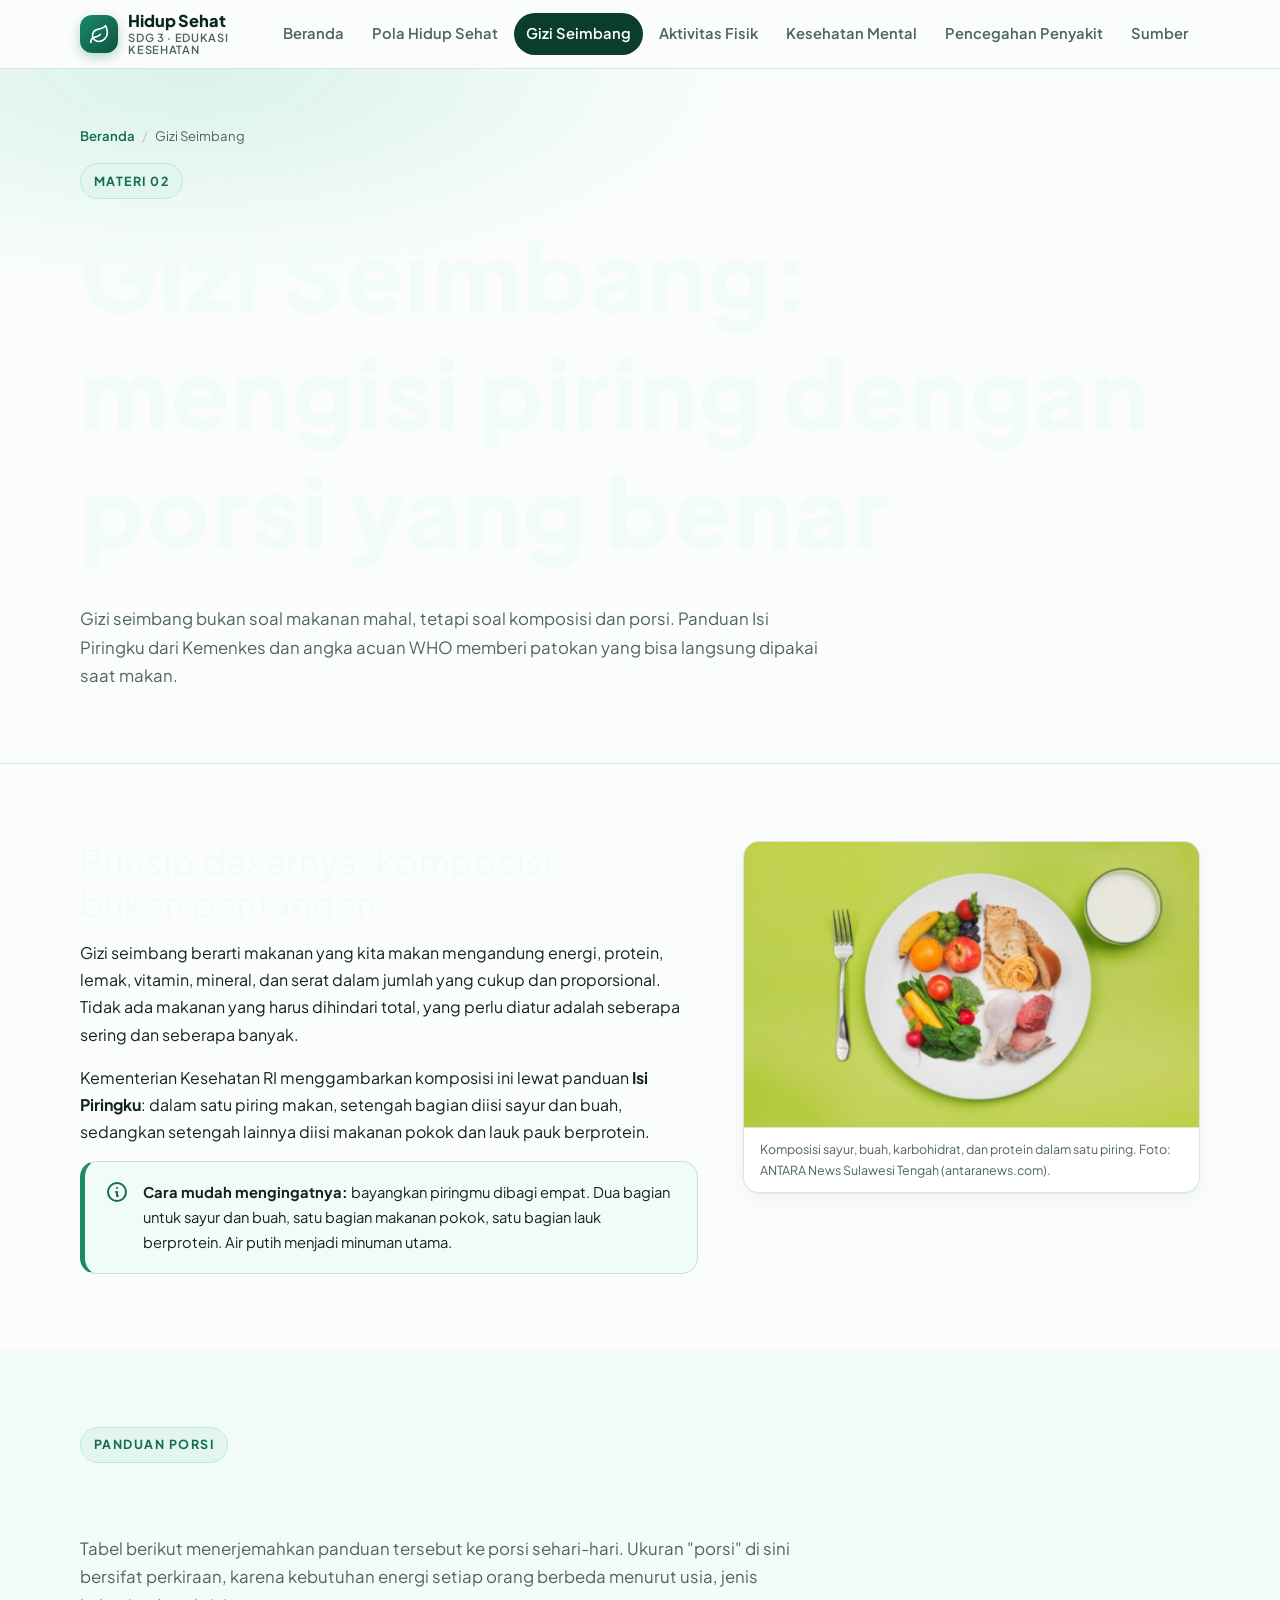
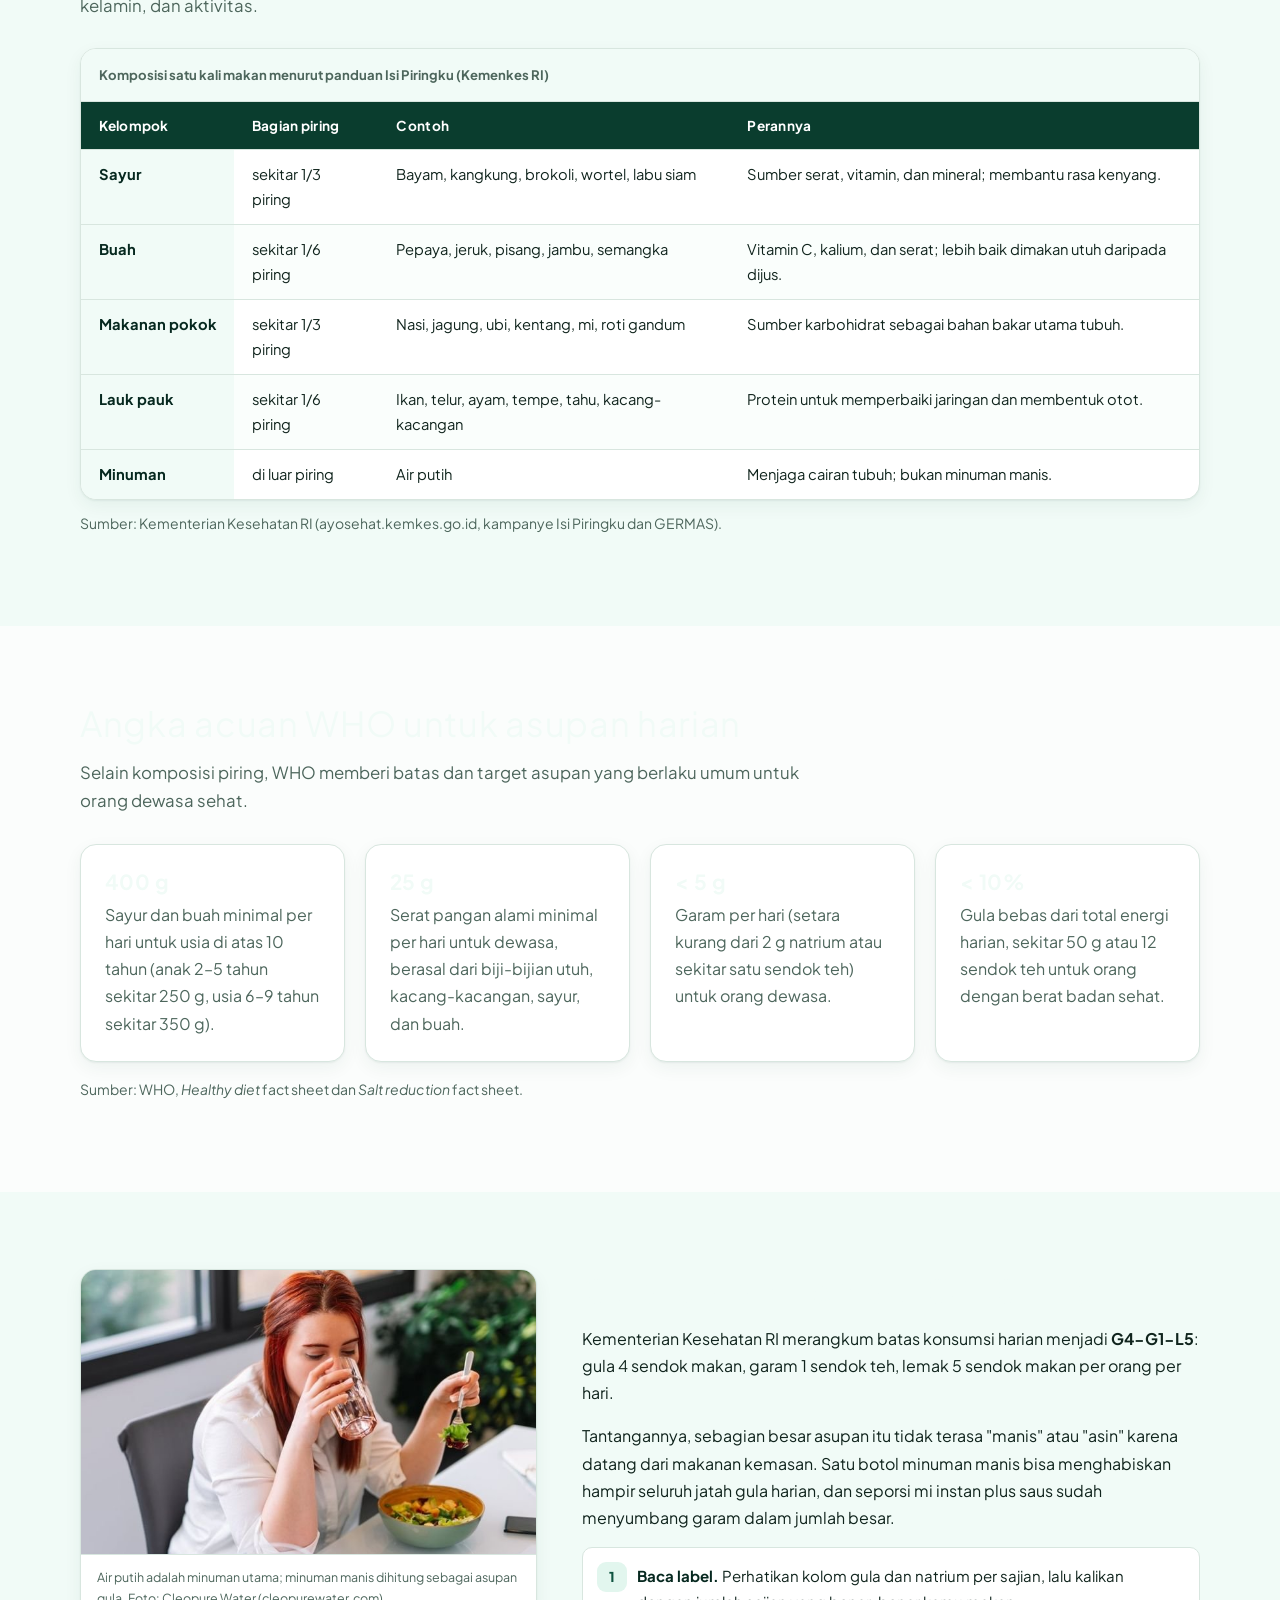
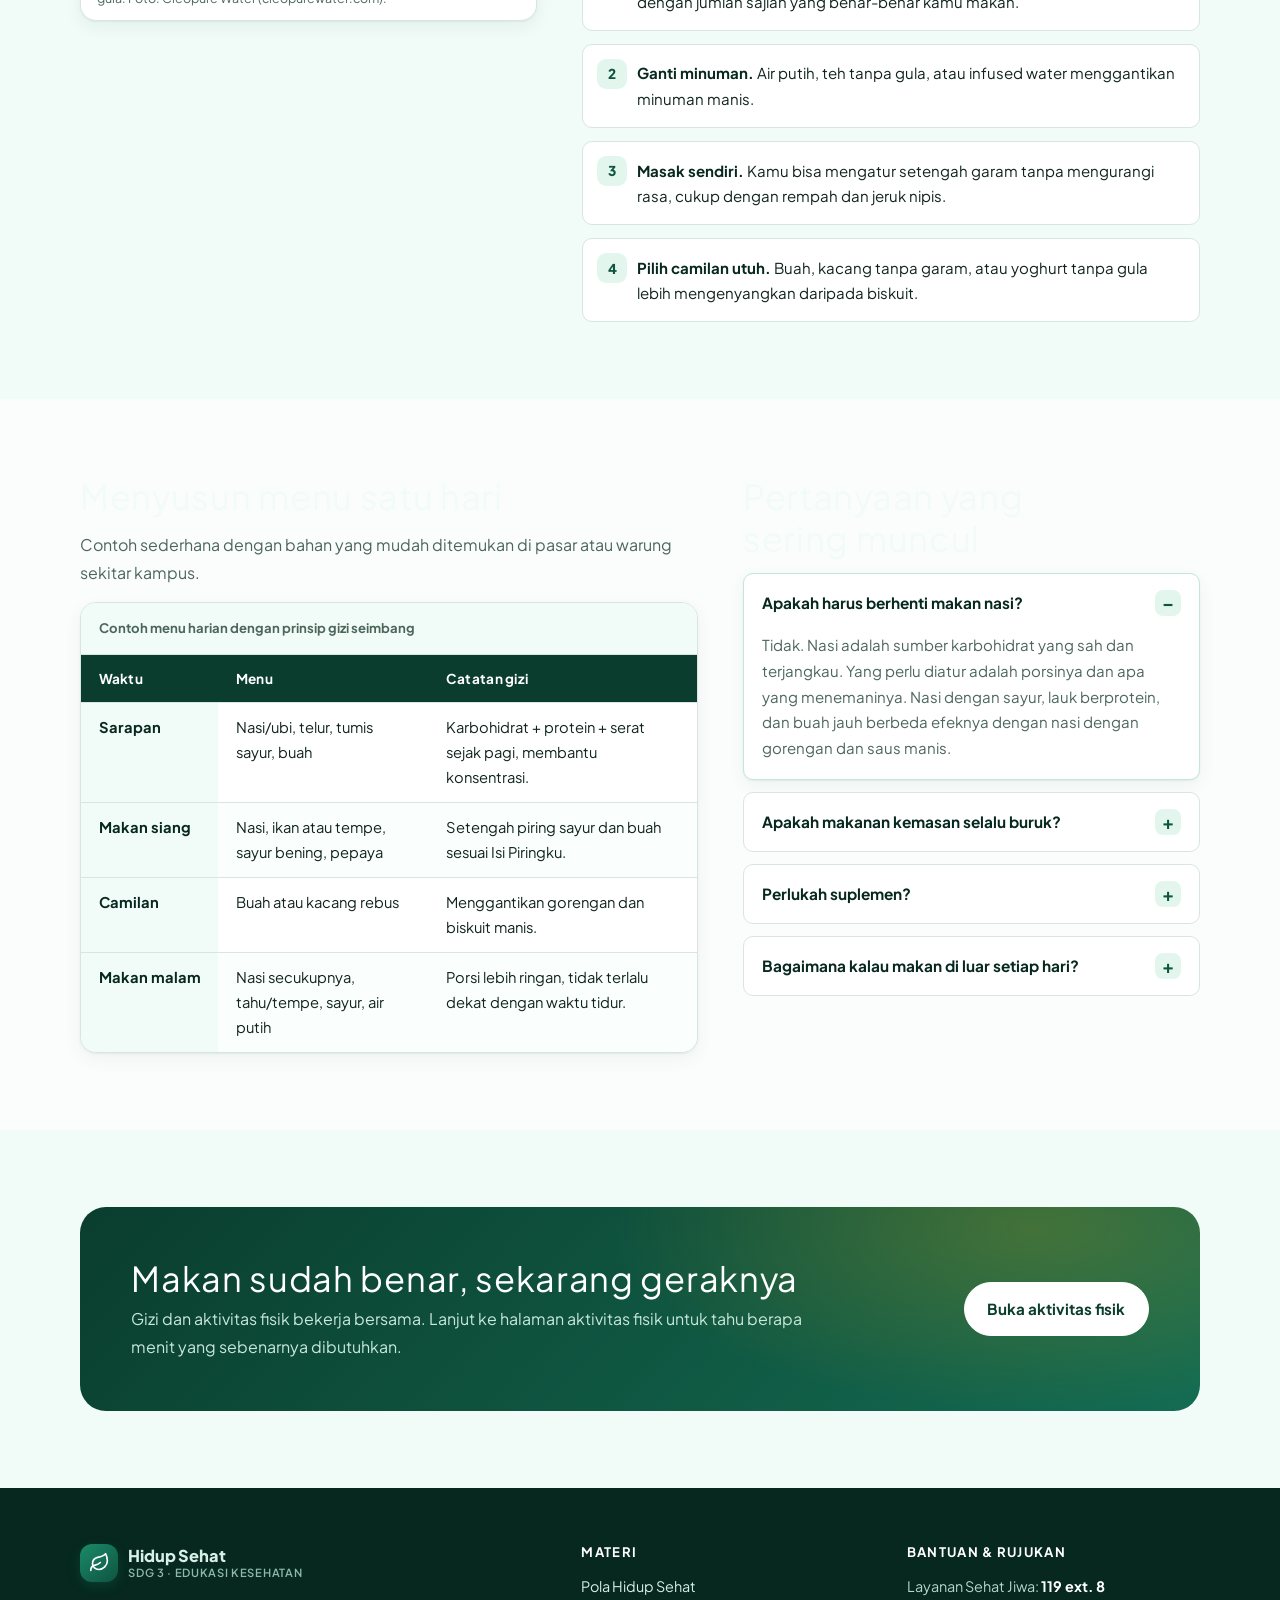
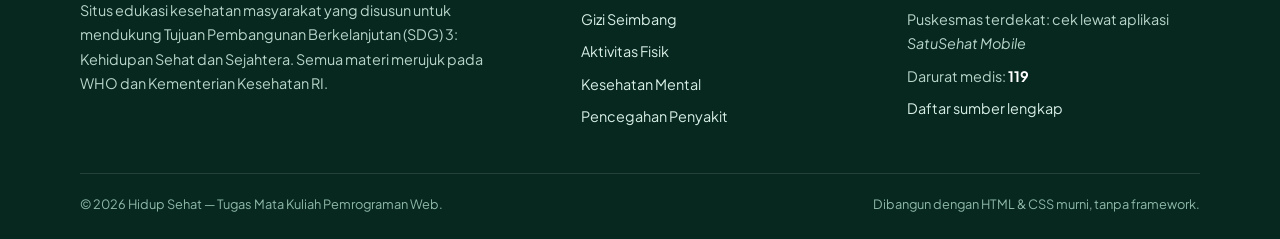
<file: gizi-seimbang.html>
<!DOCTYPE html>
<html lang="id">
<head>
  <meta charset="utf-8">
  <meta name="viewport" content="width=device-width, initial-scale=1">
  <title>Gizi Seimbang — Isi Piringku dan Angka Acuan WHO | Hidup Sehat</title>
  <meta name="description" content="Panduan gizi seimbang: Isi Piringku Kemenkes, batas gula garam lemak G4-G1-L5, serta angka acuan WHO untuk sayur, buah, serat, dan garam.">
  <meta name="author" content="Kadek Lyradelia Pracili">
  <meta name="theme-color" content="#0a3d2e">
  <link rel="icon" href="assets/favicon.svg" type="image/svg+xml">
  <link rel="preconnect" href="https://fonts.googleapis.com">
  <link rel="preconnect" href="https://fonts.gstatic.com" crossorigin>
  <link href="https://fonts.googleapis.com/css2?family=Plus+Jakarta+Sans:wght@400;600;700;800&display=swap" rel="stylesheet">
  <link rel="stylesheet" href="css/style.css">
</head>
<body>
  <a class="skip-link" href="#konten-utama">Lewati ke konten utama</a>

  <header class="situs-header">
    <div class="container nav">
      <a class="logo" href="index.html">
        <span class="logo-mark"><svg viewBox="0 0 24 24" fill="none" stroke="currentColor" stroke-width="1.9" stroke-linecap="round" stroke-linejoin="round" aria-hidden="true"><path d="M11 20A7 7 0 0 1 9.8 6.1C15.5 5 17 4.48 19 2c1 2 2 4.18 2 8 0 5.5-4.78 10-10 10Z"/><path d="M2 21c0-3 1.85-5.36 5.08-6C9.5 14.52 12 13 13 12"/></svg></span>
        <span>Hidup Sehat<small>SDG 3 · Edukasi Kesehatan</small></span>
      </a>

      <button class="nav-toggle" type="button" aria-expanded="false" aria-controls="menu-utama">
        <svg viewBox="0 0 24 24" fill="none" stroke="currentColor" stroke-width="2" stroke-linecap="round" aria-hidden="true"><path d="M4 7h16M4 12h16M4 17h16"/></svg>
        Menu
      </button>

      <nav aria-label="Navigasi utama">
        <ul class="nav-menu" id="menu-utama">
        <li><a href="index.html">Beranda</a></li>
        <li><a href="pola-hidup-sehat.html">Pola Hidup Sehat</a></li>
        <li><a href="gizi-seimbang.html" aria-current="page">Gizi Seimbang</a></li>
        <li><a href="aktivitas-fisik.html">Aktivitas Fisik</a></li>
        <li><a href="kesehatan-mental.html">Kesehatan Mental</a></li>
        <li><a href="pencegahan-penyakit.html">Pencegahan Penyakit</a></li>
        <li><a href="sumber.html">Sumber</a></li>
        </ul>
      </nav>
    </div>
  </header>

  <main id="konten-utama">
    <section class="kepala-halaman">
      <div class="container">
        <ol class="remah">
          <li><a href="index.html">Beranda</a></li>
          <li>Gizi Seimbang</li>
        </ol>
        <span class="eyebrow">Materi 02</span>
        <h1>Gizi Seimbang: mengisi piring dengan porsi yang benar</h1>
        <p class="pimpin">Gizi seimbang bukan soal makanan mahal, tetapi soal komposisi dan porsi. Panduan Isi Piringku dari Kemenkes dan angka acuan WHO memberi patokan yang bisa langsung dipakai saat makan.</p>
      </div>
    </section>

    <section class="bagian">
      <div class="container dua-kolom">
        <div>
          <h2>Prinsip dasarnya: komposisi, bukan pantangan</h2>
          <p>
            Gizi seimbang berarti makanan yang kita makan mengandung energi, protein,
            lemak, vitamin, mineral, dan serat dalam jumlah yang cukup dan
            proporsional. Tidak ada makanan yang harus dihindari total, yang perlu
            diatur adalah seberapa sering dan seberapa banyak.
          </p>
          <p>
            Kementerian Kesehatan RI menggambarkan komposisi ini lewat panduan
            <strong>Isi Piringku</strong>: dalam satu piring makan, setengah bagian
            diisi sayur dan buah, sedangkan setengah lainnya diisi makanan pokok
            dan lauk pauk berprotein.
          </p>
          <div class="catatan catatan-hijau">
            <span class="catatan-ikon">
              <svg viewBox="0 0 24 24" fill="none" stroke="currentColor" stroke-width="2" stroke-linecap="round" stroke-linejoin="round" aria-hidden="true"><circle cx="12" cy="12" r="9"/><path d="M12 8h.01M11 12h1v4h1"/></svg>
            </span>
            <div>
              <p><strong>Cara mudah mengingatnya:</strong> bayangkan piringmu dibagi
              empat. Dua bagian untuk sayur dan buah, satu bagian makanan pokok, satu
              bagian lauk berprotein. Air putih menjadi minuman utama.</p>
            </div>
          </div>
        </div>
        <figure class="gambar-konten">
          <img src="assets/img/gizi-hero.jpg" width="1200" height="800" loading="lazy"
               alt="Satu piring berisi buah, sayur, karbohidrat, dan protein sebagai contoh gizi seimbang">
          <figcaption>Komposisi sayur, buah, karbohidrat, dan protein dalam satu piring. Foto: ANTARA News Sulawesi Tengah (antaranews.com).</figcaption>
        </figure>
      </div>
    </section>

    <section class="bagian bagian-alt">
      <div class="container">
        <span class="eyebrow">Panduan porsi</span>
        <h2>Isi Piringku dalam praktik</h2>
        <p class="pimpin">Tabel berikut menerjemahkan panduan tersebut ke porsi
        sehari-hari. Ukuran "porsi" di sini bersifat perkiraan, karena kebutuhan
        energi setiap orang berbeda menurut usia, jenis kelamin, dan aktivitas.</p>

        <div class="tabel-bungkus" style="margin-top:1.75rem;">
          <table>
            <caption>Komposisi satu kali makan menurut panduan Isi Piringku (Kemenkes RI)</caption>
            <thead>
              <tr>
                <th scope="col">Kelompok</th>
                <th scope="col">Bagian piring</th>
                <th scope="col">Contoh</th>
                <th scope="col">Perannya</th>
              </tr>
            </thead>
            <tbody>
              <tr>
                <th scope="row">Sayur</th>
                <td data-label="Bagian piring">sekitar 1/3 piring</td>
                <td data-label="Contoh">Bayam, kangkung, brokoli, wortel, labu siam</td>
                <td data-label="Perannya">Sumber serat, vitamin, dan mineral; membantu rasa kenyang.</td>
              </tr>
              <tr>
                <th scope="row">Buah</th>
                <td data-label="Bagian piring">sekitar 1/6 piring</td>
                <td data-label="Contoh">Pepaya, jeruk, pisang, jambu, semangka</td>
                <td data-label="Perannya">Vitamin C, kalium, dan serat; lebih baik dimakan utuh daripada dijus.</td>
              </tr>
              <tr>
                <th scope="row">Makanan pokok</th>
                <td data-label="Bagian piring">sekitar 1/3 piring</td>
                <td data-label="Contoh">Nasi, jagung, ubi, kentang, mi, roti gandum</td>
                <td data-label="Perannya">Sumber karbohidrat sebagai bahan bakar utama tubuh.</td>
              </tr>
              <tr>
                <th scope="row">Lauk pauk</th>
                <td data-label="Bagian piring">sekitar 1/6 piring</td>
                <td data-label="Contoh">Ikan, telur, ayam, tempe, tahu, kacang-kacangan</td>
                <td data-label="Perannya">Protein untuk memperbaiki jaringan dan membentuk otot.</td>
              </tr>
              <tr>
                <th scope="row">Minuman</th>
                <td data-label="Bagian piring">di luar piring</td>
                <td data-label="Contoh">Air putih</td>
                <td data-label="Perannya">Menjaga cairan tubuh; bukan minuman manis.</td>
              </tr>
            </tbody>
          </table>
        </div>
        <p class="kecil polos" style="margin-top:.75rem;">
          Sumber: Kementerian Kesehatan RI (ayosehat.kemkes.go.id, kampanye Isi Piringku dan GERMAS).
        </p>
      </div>
    </section>

    <section class="bagian">
      <div class="container">
        <h2>Angka acuan WHO untuk asupan harian</h2>
        <p class="pimpin">Selain komposisi piring, WHO memberi batas dan target
        asupan yang berlaku umum untuk orang dewasa sehat.</p>

        <div class="grid grid-4" style="margin-top:1.75rem;">
          <div class="kartu">
            <h3>400 g</h3>
            <p class="polos">Sayur dan buah minimal per hari untuk usia di atas 10 tahun
            (anak 2&ndash;5 tahun sekitar 250 g, usia 6&ndash;9 tahun sekitar 350 g).</p>
          </div>
          <div class="kartu">
            <h3>25 g</h3>
            <p class="polos">Serat pangan alami minimal per hari untuk dewasa, berasal
            dari biji-bijian utuh, kacang-kacangan, sayur, dan buah.</p>
          </div>
          <div class="kartu">
            <h3>&lt; 5 g</h3>
            <p class="polos">Garam per hari (setara kurang dari 2 g natrium atau
            sekitar satu sendok teh) untuk orang dewasa.</p>
          </div>
          <div class="kartu">
            <h3>&lt; 10%</h3>
            <p class="polos">Gula bebas dari total energi harian, sekitar 50 g atau
            12 sendok teh untuk orang dengan berat badan sehat.</p>
          </div>
        </div>
        <p class="kecil polos" style="margin-top:1rem;">
          Sumber: WHO, <em>Healthy diet</em> fact sheet dan <em>Salt reduction</em> fact sheet.
        </p>
      </div>
    </section>

    <section class="bagian bagian-alt">
      <div class="container dua-kolom dua-kolom-balik">
        <div>
          <h2>Gula, garam, lemak: G4-G1-L5</h2>
          <p>
            Kementerian Kesehatan RI merangkum batas konsumsi harian menjadi
            <strong>G4-G1-L5</strong>: gula 4 sendok makan, garam 1 sendok teh,
            lemak 5 sendok makan per orang per hari.
          </p>
          <p>
            Tantangannya, sebagian besar asupan itu tidak terasa "manis" atau
            "asin" karena datang dari makanan kemasan. Satu botol minuman manis
            bisa menghabiskan hampir seluruh jatah gula harian, dan seporsi mi
            instan plus saus sudah menyumbang garam dalam jumlah besar.
          </p>
          <ul class="langkah">
            <li><strong>Baca label.</strong> Perhatikan kolom gula dan natrium per sajian, lalu kalikan dengan jumlah sajian yang benar-benar kamu makan.</li>
            <li><strong>Ganti minuman.</strong> Air putih, teh tanpa gula, atau infused water menggantikan minuman manis.</li>
            <li><strong>Masak sendiri.</strong> Kamu bisa mengatur setengah garam tanpa mengurangi rasa, cukup dengan rempah dan jeruk nipis.</li>
            <li><strong>Pilih camilan utuh.</strong> Buah, kacang tanpa garam, atau yoghurt tanpa gula lebih mengenyangkan daripada biskuit.</li>
          </ul>
        </div>
        <figure class="gambar-konten">
          <img src="assets/img/minum-air-makan.jpg" width="700" height="465" loading="lazy"
               alt="Seorang perempuan meminum air putih dari gelas sambil menyantap salad">
          <figcaption>Air putih adalah minuman utama; minuman manis dihitung sebagai asupan gula. Foto: Cleopure Water (cleopurewater.com).</figcaption>
        </figure>
      </div>
    </section>

    <section class="bagian">
      <div class="container">
        <div class="dua-kolom">
          <div>
            <h2>Menyusun menu satu hari</h2>
            <p class="polos">Contoh sederhana dengan bahan yang mudah ditemukan di
            pasar atau warung sekitar kampus.</p>
            <div class="tabel-bungkus">
              <table>
                <caption>Contoh menu harian dengan prinsip gizi seimbang</caption>
                <thead>
                  <tr>
                    <th scope="col">Waktu</th>
                    <th scope="col">Menu</th>
                    <th scope="col">Catatan gizi</th>
                  </tr>
                </thead>
                <tbody>
                  <tr>
                    <th scope="row">Sarapan</th>
                    <td data-label="Menu">Nasi/ubi, telur, tumis sayur, buah</td>
                    <td data-label="Catatan gizi">Karbohidrat + protein + serat sejak pagi, membantu konsentrasi.</td>
                  </tr>
                  <tr>
                    <th scope="row">Makan siang</th>
                    <td data-label="Menu">Nasi, ikan atau tempe, sayur bening, pepaya</td>
                    <td data-label="Catatan gizi">Setengah piring sayur dan buah sesuai Isi Piringku.</td>
                  </tr>
                  <tr>
                    <th scope="row">Camilan</th>
                    <td data-label="Menu">Buah atau kacang rebus</td>
                    <td data-label="Catatan gizi">Menggantikan gorengan dan biskuit manis.</td>
                  </tr>
                  <tr>
                    <th scope="row">Makan malam</th>
                    <td data-label="Menu">Nasi secukupnya, tahu/tempe, sayur, air putih</td>
                    <td data-label="Catatan gizi">Porsi lebih ringan, tidak terlalu dekat dengan waktu tidur.</td>
                  </tr>
                </tbody>
              </table>
            </div>
          </div>
          <div>
            <h2>Pertanyaan yang sering muncul</h2>
            <div class="faq">
              <details open>
                <summary>Apakah harus berhenti makan nasi?</summary>
                <div class="detail-isi"><p>Tidak. Nasi adalah sumber karbohidrat yang
                sah dan terjangkau. Yang perlu diatur adalah porsinya dan apa yang
                menemaninya. Nasi dengan sayur, lauk berprotein, dan buah jauh
                berbeda efeknya dengan nasi dengan gorengan dan saus manis.</p></div>
              </details>
              <details>
                <summary>Apakah makanan kemasan selalu buruk?</summary>
                <div class="detail-isi"><p>Tidak selalu. Yang penting adalah
                frekuensinya dan isi labelnya. Makanan kemasan dengan natrium dan
                gula rendah bisa menjadi pilihan praktis saat waktu terbatas.</p></div>
              </details>
              <details>
                <summary>Perlukah suplemen?</summary>
                <div class="detail-isi"><p>Untuk orang sehat dengan pola makan
                beragam, kebutuhan biasanya tercukupi dari makanan. Suplemen
                sebaiknya berdasarkan anjuran tenaga kesehatan, bukan tren di
                media sosial.</p></div>
              </details>
              <details>
                <summary>Bagaimana kalau makan di luar setiap hari?</summary>
                <div class="detail-isi"><p>Pilih warung yang menyediakan sayur,
                minta porsi nasi yang wajar, kurangi saus dan kuah berminyak, dan
                tetap minum air putih. Sedikit penyesuaian tetap berpengaruh.</p></div>
              </details>
            </div>
          </div>
        </div>
      </div>
    </section>

    <section class="bagian bagian-alt">
      <div class="container">
        <div class="ajakan">
          <div>
            <h2>Makan sudah benar, sekarang geraknya</h2>
            <p>Gizi dan aktivitas fisik bekerja bersama. Lanjut ke halaman
            aktivitas fisik untuk tahu berapa menit yang sebenarnya dibutuhkan.</p>
          </div>
          <a class="tombol tombol-garis" href="aktivitas-fisik.html">Buka aktivitas fisik</a>
        </div>
      </div>
    </section>

  </main>

  <footer class="situs-footer">
    <div class="container">
      <div class="footer-grid">
        <div>
          <a class="logo footer-logo" href="index.html">
            <span class="logo-mark"><svg viewBox="0 0 24 24" fill="none" stroke="currentColor" stroke-width="1.9" stroke-linecap="round" stroke-linejoin="round" aria-hidden="true"><path d="M11 20A7 7 0 0 1 9.8 6.1C15.5 5 17 4.48 19 2c1 2 2 4.18 2 8 0 5.5-4.78 10-10 10Z"/><path d="M2 21c0-3 1.85-5.36 5.08-6C9.5 14.52 12 13 13 12"/></svg></span>
            <span>Hidup Sehat<small>SDG 3 · Edukasi Kesehatan</small></span>
          </a>
          <p style="margin-top:1rem;max-width:38ch;">
            Situs edukasi kesehatan masyarakat yang disusun untuk mendukung
            Tujuan Pembangunan Berkelanjutan (SDG) 3: Kehidupan Sehat dan
            Sejahtera. Semua materi merujuk pada WHO dan Kementerian Kesehatan RI.
          </p>
        </div>
        <div>
          <h3>Materi</h3>
          <ul>
            <li><a href="pola-hidup-sehat.html">Pola Hidup Sehat</a></li>
            <li><a href="gizi-seimbang.html">Gizi Seimbang</a></li>
            <li><a href="aktivitas-fisik.html">Aktivitas Fisik</a></li>
            <li><a href="kesehatan-mental.html">Kesehatan Mental</a></li>
            <li><a href="pencegahan-penyakit.html">Pencegahan Penyakit</a></li>
          </ul>
        </div>
        <div>
          <h3>Bantuan &amp; Rujukan</h3>
          <ul>
            <li>Layanan Sehat Jiwa: <strong style="color:#fff;">119 ext. 8</strong></li>
            <li>Puskesmas terdekat: cek lewat aplikasi <em>SatuSehat Mobile</em></li>
            <li>Darurat medis: <strong style="color:#fff;">119</strong></li>
            <li><a href="sumber.html">Daftar sumber lengkap</a></li>
          </ul>
        </div>
      </div>
      <div class="footer-bawah">
        <span>&copy; 2026 Hidup Sehat — Tugas Mata Kuliah Pemrograman Web.</span>
        <span>Dibangun dengan HTML &amp; CSS murni, tanpa framework.</span>
      </div>
    </div>
  </footer>

  <script src="js/main.js"></script>
</body>
</html>
</file>
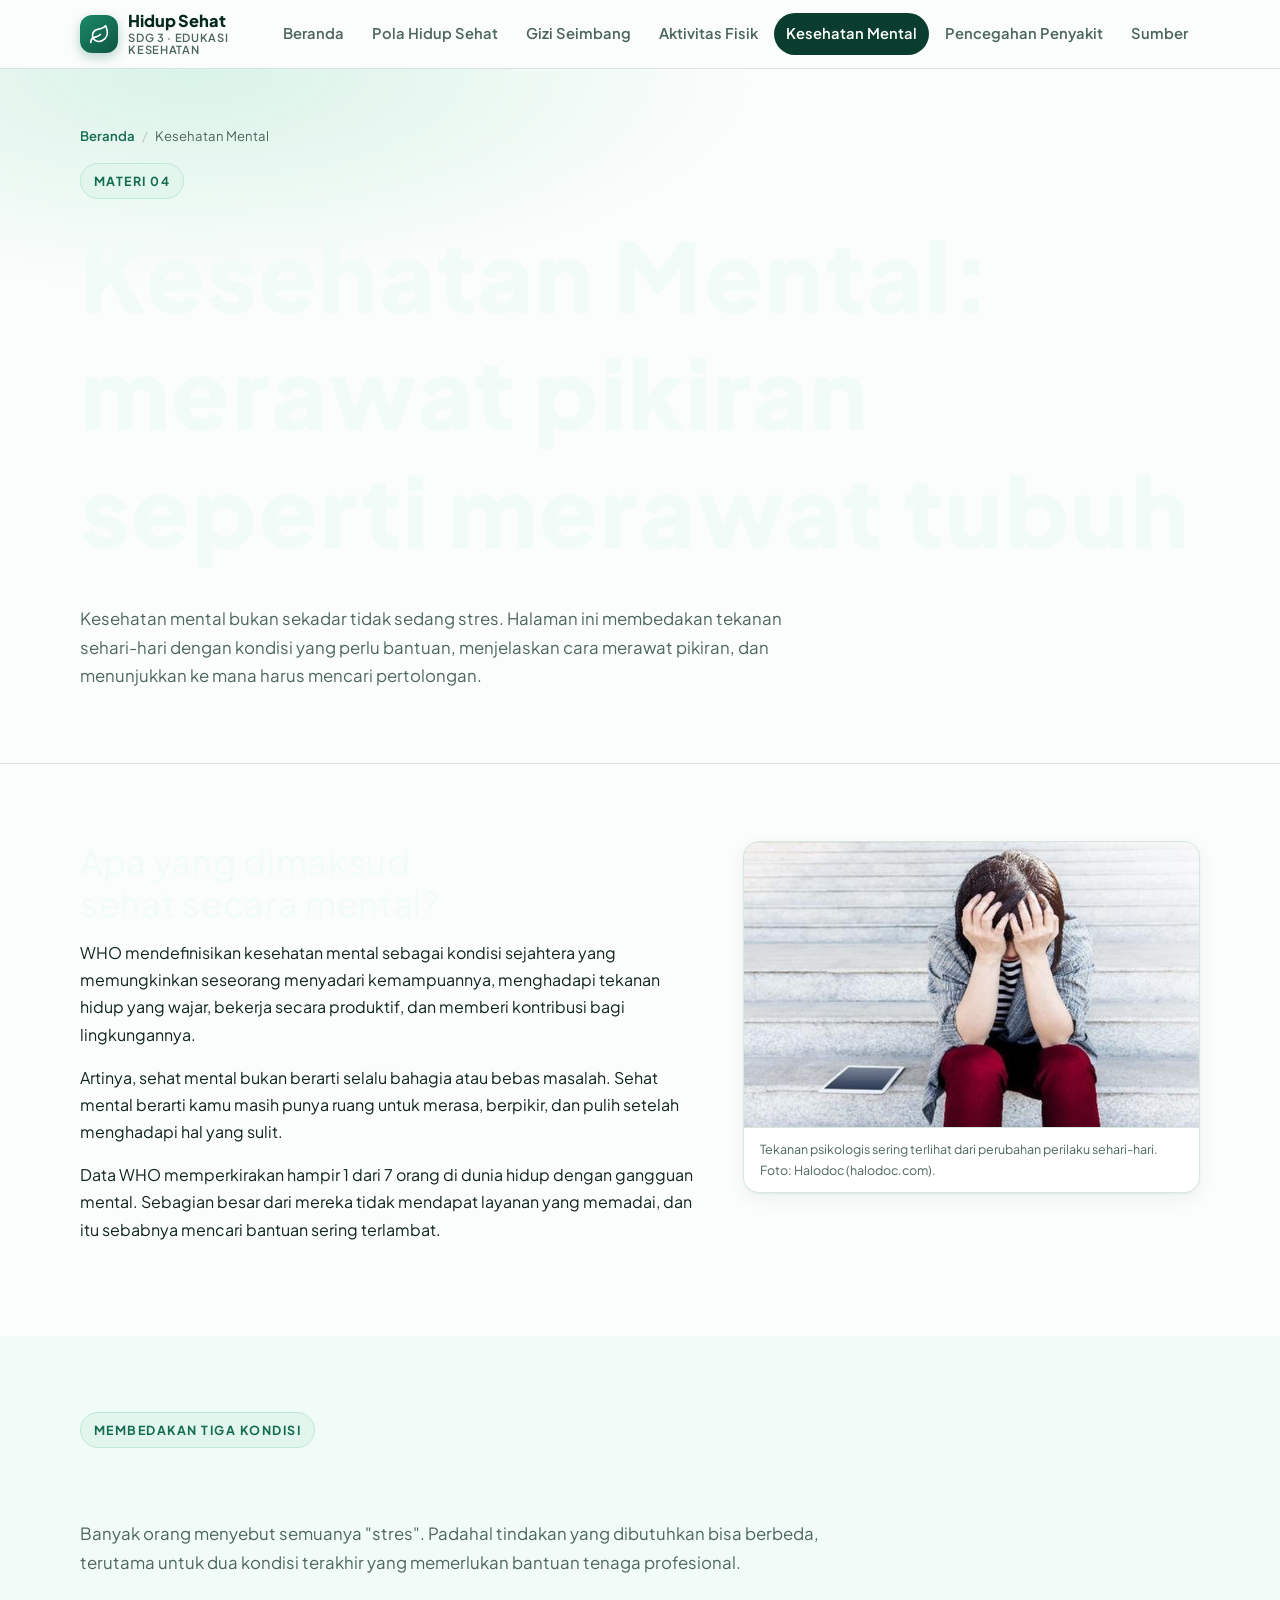
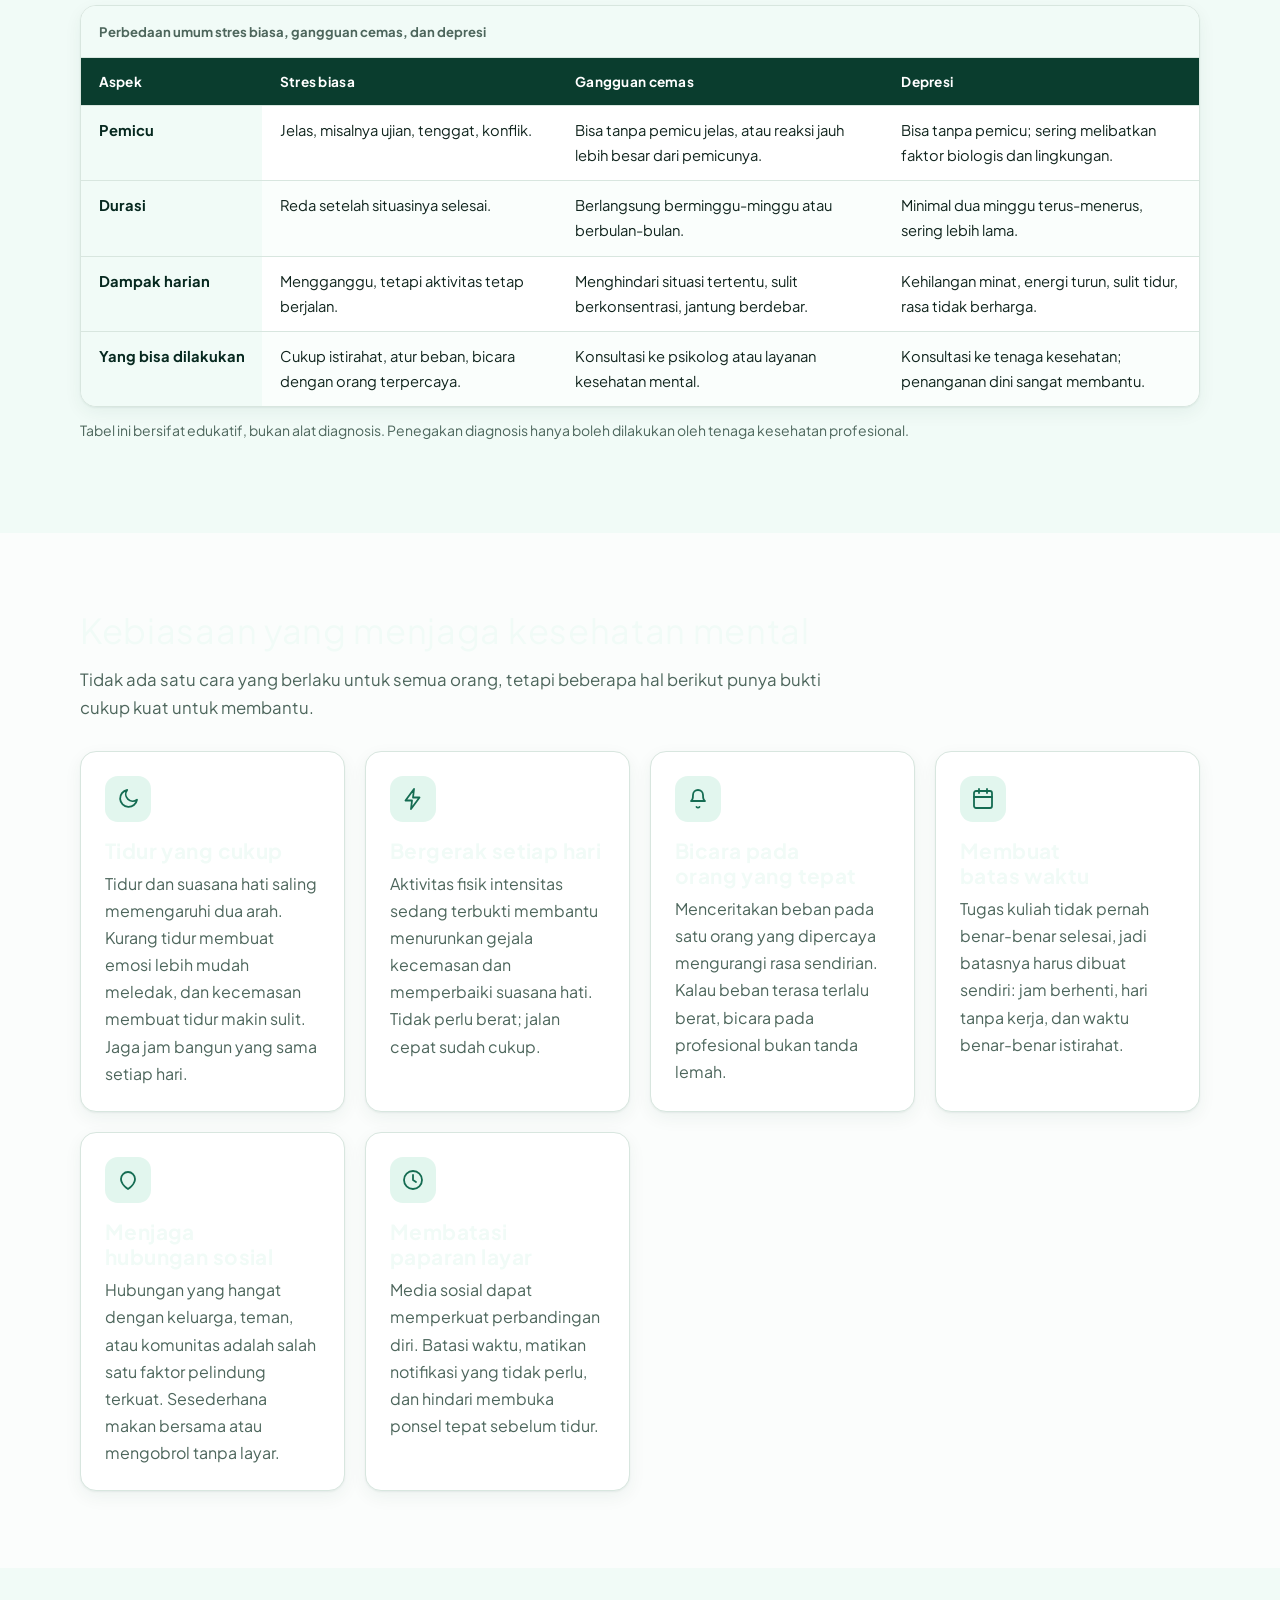
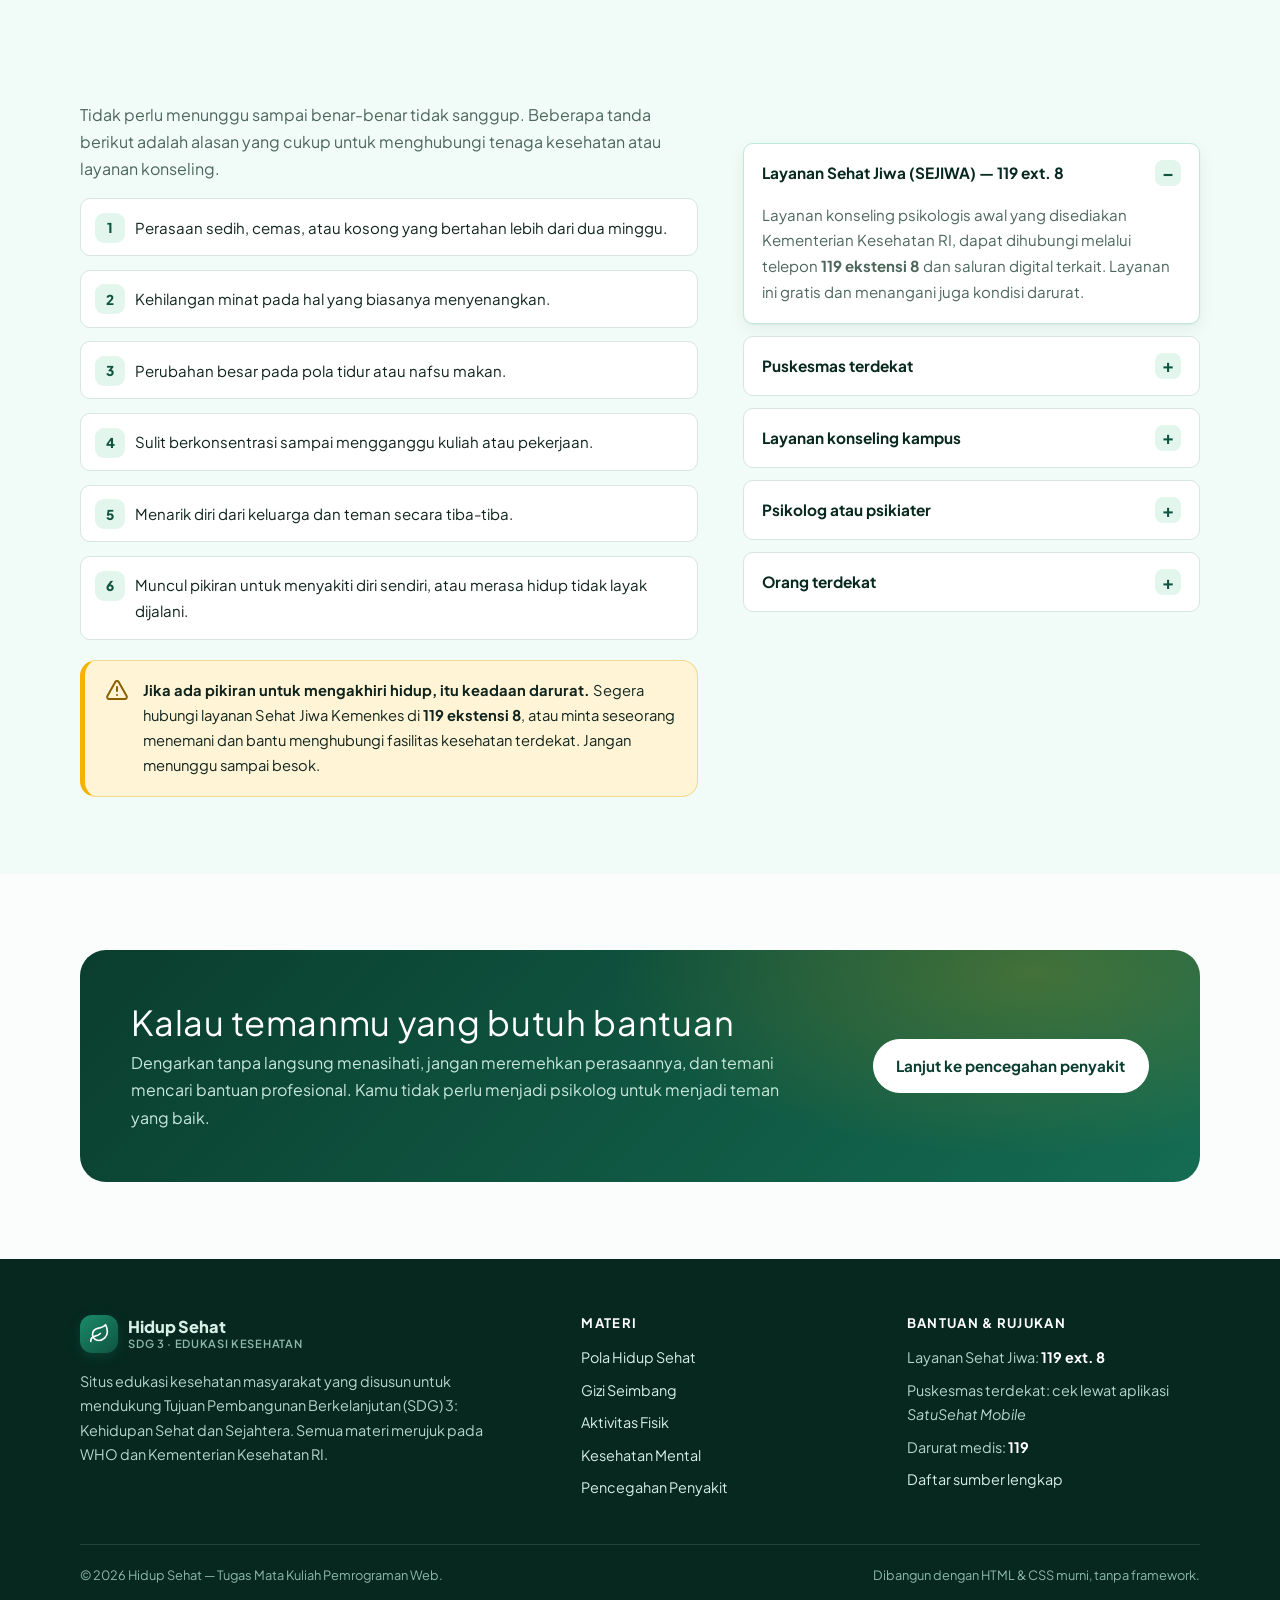
<file: kesehatan-mental.html>
<!DOCTYPE html>
<html lang="id">
<head>
  <meta charset="utf-8">
  <meta name="viewport" content="width=device-width, initial-scale=1">
  <title>Kesehatan Mental — Stres, Kecemasan, Depresi, dan Layanan Bantuan | Hidup Sehat</title>
  <meta name="description" content="Edukasi kesehatan mental: perbedaan stres, gangguan cemas, dan depresi; kebiasaan yang menjaga pikiran sehat; serta layanan bantuan di Indonesia (119 ext. 8).">
  <meta name="author" content="Kadek Lyradelia Pracili">
  <meta name="theme-color" content="#0a3d2e">
  <link rel="icon" href="assets/favicon.svg" type="image/svg+xml">
  <link rel="preconnect" href="https://fonts.googleapis.com">
  <link rel="preconnect" href="https://fonts.gstatic.com" crossorigin>
  <link href="https://fonts.googleapis.com/css2?family=Plus+Jakarta+Sans:wght@400;600;700;800&display=swap" rel="stylesheet">
  <link rel="stylesheet" href="css/style.css">
</head>
<body>
  <a class="skip-link" href="#konten-utama">Lewati ke konten utama</a>

  <header class="situs-header">
    <div class="container nav">
      <a class="logo" href="index.html">
        <span class="logo-mark"><svg viewBox="0 0 24 24" fill="none" stroke="currentColor" stroke-width="1.9" stroke-linecap="round" stroke-linejoin="round" aria-hidden="true"><path d="M11 20A7 7 0 0 1 9.8 6.1C15.5 5 17 4.48 19 2c1 2 2 4.18 2 8 0 5.5-4.78 10-10 10Z"/><path d="M2 21c0-3 1.85-5.36 5.08-6C9.5 14.52 12 13 13 12"/></svg></span>
        <span>Hidup Sehat<small>SDG 3 · Edukasi Kesehatan</small></span>
      </a>

      <button class="nav-toggle" type="button" aria-expanded="false" aria-controls="menu-utama">
        <svg viewBox="0 0 24 24" fill="none" stroke="currentColor" stroke-width="2" stroke-linecap="round" aria-hidden="true"><path d="M4 7h16M4 12h16M4 17h16"/></svg>
        Menu
      </button>

      <nav aria-label="Navigasi utama">
        <ul class="nav-menu" id="menu-utama">
        <li><a href="index.html">Beranda</a></li>
        <li><a href="pola-hidup-sehat.html">Pola Hidup Sehat</a></li>
        <li><a href="gizi-seimbang.html">Gizi Seimbang</a></li>
        <li><a href="aktivitas-fisik.html">Aktivitas Fisik</a></li>
        <li><a href="kesehatan-mental.html" aria-current="page">Kesehatan Mental</a></li>
        <li><a href="pencegahan-penyakit.html">Pencegahan Penyakit</a></li>
        <li><a href="sumber.html">Sumber</a></li>
        </ul>
      </nav>
    </div>
  </header>

  <main id="konten-utama">
    <section class="kepala-halaman">
      <div class="container">
        <ol class="remah">
          <li><a href="index.html">Beranda</a></li>
          <li>Kesehatan Mental</li>
        </ol>
        <span class="eyebrow">Materi 04</span>
        <h1>Kesehatan Mental: merawat pikiran seperti merawat tubuh</h1>
        <p class="pimpin">Kesehatan mental bukan sekadar tidak sedang stres. Halaman ini membedakan tekanan sehari-hari dengan kondisi yang perlu bantuan, menjelaskan cara merawat pikiran, dan menunjukkan ke mana harus mencari pertolongan.</p>
      </div>
    </section>

    <section class="bagian">
      <div class="container dua-kolom">
        <div>
          <h2>Apa yang dimaksud sehat secara mental?</h2>
          <p>
            WHO mendefinisikan kesehatan mental sebagai kondisi sejahtera yang
            memungkinkan seseorang menyadari kemampuannya, menghadapi tekanan hidup
            yang wajar, bekerja secara produktif, dan memberi kontribusi bagi
            lingkungannya.
          </p>
          <p>
            Artinya, sehat mental bukan berarti selalu bahagia atau bebas masalah.
            Sehat mental berarti kamu masih punya ruang untuk merasa, berpikir, dan
            pulih setelah menghadapi hal yang sulit.
          </p>
          <p>
            Data WHO memperkirakan hampir 1 dari 7 orang di dunia hidup dengan
            gangguan mental. Sebagian besar dari mereka tidak mendapat layanan yang
            memadai, dan itu sebabnya mencari bantuan sering terlambat.
          </p>
        </div>
        <figure class="gambar-konten">
          <img src="assets/img/mental-hero.jpg" width="643" height="355" loading="lazy"
               alt="Seseorang duduk membungkuk di anak tangga dengan kedua tangan menutupi wajah">
          <figcaption>Tekanan psikologis sering terlihat dari perubahan perilaku sehari-hari. Foto: Halodoc (halodoc.com).</figcaption>
        </figure>
      </div>
    </section>

    <section class="bagian bagian-alt">
      <div class="container">
        <span class="eyebrow">Membedakan tiga kondisi</span>
        <h2>Stres, gangguan cemas, dan depresi tidak sama</h2>
        <p class="pimpin">Banyak orang menyebut semuanya "stres". Padahal
        tindakan yang dibutuhkan bisa berbeda, terutama untuk dua kondisi terakhir
        yang memerlukan bantuan tenaga profesional.</p>

        <div class="tabel-bungkus" style="margin-top:1.75rem;">
          <table>
            <caption>Perbedaan umum stres biasa, gangguan cemas, dan depresi</caption>
            <thead>
              <tr>
                <th scope="col">Aspek</th>
                <th scope="col">Stres biasa</th>
                <th scope="col">Gangguan cemas</th>
                <th scope="col">Depresi</th>
              </tr>
            </thead>
            <tbody>
              <tr>
                <th scope="row">Pemicu</th>
                <td data-label="Stres biasa">Jelas, misalnya ujian, tenggat, konflik.</td>
                <td data-label="Gangguan cemas">Bisa tanpa pemicu jelas, atau reaksi jauh lebih besar dari pemicunya.</td>
                <td data-label="Depresi">Bisa tanpa pemicu; sering melibatkan faktor biologis dan lingkungan.</td>
              </tr>
              <tr>
                <th scope="row">Durasi</th>
                <td data-label="Stres biasa">Reda setelah situasinya selesai.</td>
                <td data-label="Gangguan cemas">Berlangsung berminggu-minggu atau berbulan-bulan.</td>
                <td data-label="Depresi">Minimal dua minggu terus-menerus, sering lebih lama.</td>
              </tr>
              <tr>
                <th scope="row">Dampak harian</th>
                <td data-label="Stres biasa">Mengganggu, tetapi aktivitas tetap berjalan.</td>
                <td data-label="Gangguan cemas">Menghindari situasi tertentu, sulit berkonsentrasi, jantung berdebar.</td>
                <td data-label="Depresi">Kehilangan minat, energi turun, sulit tidur, rasa tidak berharga.</td>
              </tr>
              <tr>
                <th scope="row">Yang bisa dilakukan</th>
                <td data-label="Stres biasa">Cukup istirahat, atur beban, bicara dengan orang terpercaya.</td>
                <td data-label="Gangguan cemas">Konsultasi ke psikolog atau layanan kesehatan mental.</td>
                <td data-label="Depresi">Konsultasi ke tenaga kesehatan; penanganan dini sangat membantu.</td>
              </tr>
            </tbody>
          </table>
        </div>
        <p class="kecil polos" style="margin-top:.75rem;">
          Tabel ini bersifat edukatif, bukan alat diagnosis. Penegakan diagnosis
          hanya boleh dilakukan oleh tenaga kesehatan profesional.
        </p>
      </div>
    </section>

    <section class="bagian">
      <div class="container">
        <h2>Kebiasaan yang menjaga kesehatan mental</h2>
        <p class="pimpin">Tidak ada satu cara yang berlaku untuk semua orang, tetapi
        beberapa hal berikut punya bukti cukup kuat untuk membantu.</p>

        <div class="grid grid-3" style="margin-top:1.75rem;">
          <article class="kartu">
            <div class="kartu-ikon">
              <svg viewBox="0 0 24 24" fill="none" stroke="currentColor" stroke-width="1.8" stroke-linecap="round" stroke-linejoin="round" aria-hidden="true"><path d="M21 12.8A8.5 8.5 0 1 1 11.2 3a7 7 0 0 0 9.8 9.8Z"/></svg>
            </div>
            <h3>Tidur yang cukup</h3>
            <p class="polos">Tidur dan suasana hati saling memengaruhi dua arah.
            Kurang tidur membuat emosi lebih mudah meledak, dan kecemasan membuat
            tidur makin sulit. Jaga jam bangun yang sama setiap hari.</p>
          </article>
          <article class="kartu">
            <div class="kartu-ikon">
              <svg viewBox="0 0 24 24" fill="none" stroke="currentColor" stroke-width="1.8" stroke-linecap="round" stroke-linejoin="round" aria-hidden="true"><path d="M13 2 4.5 13.5H11l-1 8.5 8.5-11.5H12l1-8.5Z"/></svg>
            </div>
            <h3>Bergerak setiap hari</h3>
            <p class="polos">Aktivitas fisik intensitas sedang terbukti membantu
            menurunkan gejala kecemasan dan memperbaiki suasana hati. Tidak perlu
            berat; jalan cepat sudah cukup.</p>
          </article>
          <article class="kartu">
            <div class="kartu-ikon">
              <svg viewBox="0 0 24 24" fill="none" stroke="currentColor" stroke-width="1.8" stroke-linecap="round" stroke-linejoin="round" aria-hidden="true"><path d="M17 8a5 5 0 0 0-10 0c0 5-2 6-2 6h14s-2-1-2-6Z"/><path d="M10.5 20a2 2 0 0 0 3 0"/></svg>
            </div>
            <h3>Bicara pada orang yang tepat</h3>
            <p class="polos">Menceritakan beban pada satu orang yang dipercaya
            mengurangi rasa sendirian. Kalau beban terasa terlalu berat, bicara pada
            profesional bukan tanda lemah.</p>
          </article>
          <article class="kartu">
            <div class="kartu-ikon">
              <svg viewBox="0 0 24 24" fill="none" stroke="currentColor" stroke-width="1.8" stroke-linecap="round" stroke-linejoin="round" aria-hidden="true"><rect x="3" y="4" width="18" height="17" rx="2"/><path d="M8 2v4M16 2v4M3 10h18"/></svg>
            </div>
            <h3>Membuat batas waktu</h3>
            <p class="polos">Tugas kuliah tidak pernah benar-benar selesai, jadi
            batasnya harus dibuat sendiri: jam berhenti, hari tanpa kerja, dan waktu
            benar-benar istirahat.</p>
          </article>
          <article class="kartu">
            <div class="kartu-ikon">
              <svg viewBox="0 0 24 24" fill="none" stroke="currentColor" stroke-width="1.8" stroke-linecap="round" stroke-linejoin="round" aria-hidden="true"><path d="M12 21s-7-4.5-7-10a7 7 0 0 1 14 0c0 5.5-7 10-7 10Z"/></svg>
            </div>
            <h3>Menjaga hubungan sosial</h3>
            <p class="polos">Hubungan yang hangat dengan keluarga, teman, atau
            komunitas adalah salah satu faktor pelindung terkuat. Sesederhana makan
            bersama atau mengobrol tanpa layar.</p>
          </article>
          <article class="kartu">
            <div class="kartu-ikon">
              <svg viewBox="0 0 24 24" fill="none" stroke="currentColor" stroke-width="1.8" stroke-linecap="round" stroke-linejoin="round" aria-hidden="true"><circle cx="12" cy="12" r="9"/><path d="M12 7v5l3 2"/></svg>
            </div>
            <h3>Membatasi paparan layar</h3>
            <p class="polos">Media sosial dapat memperkuat perbandingan diri.
            Batasi waktu, matikan notifikasi yang tidak perlu, dan hindari membuka
            ponsel tepat sebelum tidur.</p>
          </article>
        </div>
      </div>
    </section>

    <section class="bagian bagian-alt">
      <div class="container">
        <div class="dua-kolom">
          <div>
            <h2>Kapan harus mencari bantuan?</h2>
            <p class="polos">Tidak perlu menunggu sampai benar-benar tidak sanggup.
            Beberapa tanda berikut adalah alasan yang cukup untuk menghubungi
            tenaga kesehatan atau layanan konseling.</p>
            <ul class="langkah">
              <li>Perasaan sedih, cemas, atau kosong yang bertahan lebih dari dua minggu.</li>
              <li>Kehilangan minat pada hal yang biasanya menyenangkan.</li>
              <li>Perubahan besar pada pola tidur atau nafsu makan.</li>
              <li>Sulit berkonsentrasi sampai mengganggu kuliah atau pekerjaan.</li>
              <li>Menarik diri dari keluarga dan teman secara tiba-tiba.</li>
              <li>Muncul pikiran untuk menyakiti diri sendiri, atau merasa hidup tidak layak dijalani.</li>
            </ul>
            <div class="catatan" style="margin-top:1.25rem;">
              <span class="catatan-ikon">
                <svg viewBox="0 0 24 24" fill="none" stroke="currentColor" stroke-width="2" stroke-linecap="round" stroke-linejoin="round" aria-hidden="true"><path d="M12 9v4M12 17h.01"/><path d="M10.3 3.9 2.4 18a2 2 0 0 0 1.7 3h15.8a2 2 0 0 0 1.7-3L13.7 3.9a2 2 0 0 0-3.4 0Z"/></svg>
              </span>
              <div>
                <p><strong>Jika ada pikiran untuk mengakhiri hidup, itu keadaan
                darurat.</strong> Segera hubungi layanan Sehat Jiwa Kemenkes di
                <strong>119 ekstensi 8</strong>, atau minta seseorang menemani dan
                bantu menghubungi fasilitas kesehatan terdekat. Jangan menunggu
                sampai besok.</p>
              </div>
            </div>
          </div>
          <div>
            <h2>Ke mana mencari bantuan di Indonesia</h2>
            <div class="faq">
              <details open>
                <summary>Layanan Sehat Jiwa (SEJIWA) — 119 ext. 8</summary>
                <div class="detail-isi"><p>Layanan konseling psikologis awal yang
                disediakan Kementerian Kesehatan RI, dapat dihubungi melalui telepon
                <strong>119 ekstensi 8</strong> dan saluran digital terkait. Layanan
                ini gratis dan menangani juga kondisi darurat.</p></div>
              </details>
              <details>
                <summary>Puskesmas terdekat</summary>
                <div class="detail-isi"><p>Puskesmas menyediakan layanan kesehatan
                jiwa dasar dan bisa merujuk ke layanan yang lebih khusus. Datang
                langsung, atau tanya lewat aplikasi SatuSehat Mobile.</p></div>
              </details>
              <details>
                <summary>Layanan konseling kampus</summary>
                <div class="detail-isi"><p>Banyak kampus memiliki unit bimbingan
                konseling atau layanan psikologi bagi mahasiswa, umumnya gratis.
                Bisa diakses lewat bagian kemahasiswaan.</p></div>
              </details>
              <details>
                <summary>Psikolog atau psikiater</summary>
                <div class="detail-isi"><p>Psikolog membantu melalui terapi
                wicara, sedangkan psikiater dapat melakukan diagnosis dan
                meresepkan obat. Pilih sesuai kebutuhan dan rekomendasi layanan
                yang kamu hubungi lebih dulu.</p></div>
              </details>
              <details>
                <summary>Orang terdekat</summary>
                <div class="detail-isi"><p>Kadang langkah pertama yang paling
                berat adalah mengucapkan satu kalimat: "aku lagi tidak baik-baik
                saja, boleh cerita?" Itu sudah termasuk tindakan mencari
                pertolongan.</p></div>
              </details>
            </div>
          </div>
        </div>
      </div>
    </section>

    <section class="bagian">
      <div class="container">
        <div class="ajakan">
          <div>
            <h2>Kalau temanmu yang butuh bantuan</h2>
            <p>Dengarkan tanpa langsung menasihati, jangan meremehkan perasaannya,
            dan temani mencari bantuan profesional. Kamu tidak perlu menjadi
            psikolog untuk menjadi teman yang baik.</p>
          </div>
          <a class="tombol tombol-garis" href="pencegahan-penyakit.html">Lanjut ke pencegahan penyakit</a>
        </div>
      </div>
    </section>

  </main>

  <footer class="situs-footer">
    <div class="container">
      <div class="footer-grid">
        <div>
          <a class="logo footer-logo" href="index.html">
            <span class="logo-mark"><svg viewBox="0 0 24 24" fill="none" stroke="currentColor" stroke-width="1.9" stroke-linecap="round" stroke-linejoin="round" aria-hidden="true"><path d="M11 20A7 7 0 0 1 9.8 6.1C15.5 5 17 4.48 19 2c1 2 2 4.18 2 8 0 5.5-4.78 10-10 10Z"/><path d="M2 21c0-3 1.85-5.36 5.08-6C9.5 14.52 12 13 13 12"/></svg></span>
            <span>Hidup Sehat<small>SDG 3 · Edukasi Kesehatan</small></span>
          </a>
          <p style="margin-top:1rem;max-width:38ch;">
            Situs edukasi kesehatan masyarakat yang disusun untuk mendukung
            Tujuan Pembangunan Berkelanjutan (SDG) 3: Kehidupan Sehat dan
            Sejahtera. Semua materi merujuk pada WHO dan Kementerian Kesehatan RI.
          </p>
        </div>
        <div>
          <h3>Materi</h3>
          <ul>
            <li><a href="pola-hidup-sehat.html">Pola Hidup Sehat</a></li>
            <li><a href="gizi-seimbang.html">Gizi Seimbang</a></li>
            <li><a href="aktivitas-fisik.html">Aktivitas Fisik</a></li>
            <li><a href="kesehatan-mental.html">Kesehatan Mental</a></li>
            <li><a href="pencegahan-penyakit.html">Pencegahan Penyakit</a></li>
          </ul>
        </div>
        <div>
          <h3>Bantuan &amp; Rujukan</h3>
          <ul>
            <li>Layanan Sehat Jiwa: <strong style="color:#fff;">119 ext. 8</strong></li>
            <li>Puskesmas terdekat: cek lewat aplikasi <em>SatuSehat Mobile</em></li>
            <li>Darurat medis: <strong style="color:#fff;">119</strong></li>
            <li><a href="sumber.html">Daftar sumber lengkap</a></li>
          </ul>
        </div>
      </div>
      <div class="footer-bawah">
        <span>&copy; 2026 Hidup Sehat — Tugas Mata Kuliah Pemrograman Web.</span>
        <span>Dibangun dengan HTML &amp; CSS murni, tanpa framework.</span>
      </div>
    </div>
  </footer>

  <script src="js/main.js"></script>
</body>
</html>
</file>
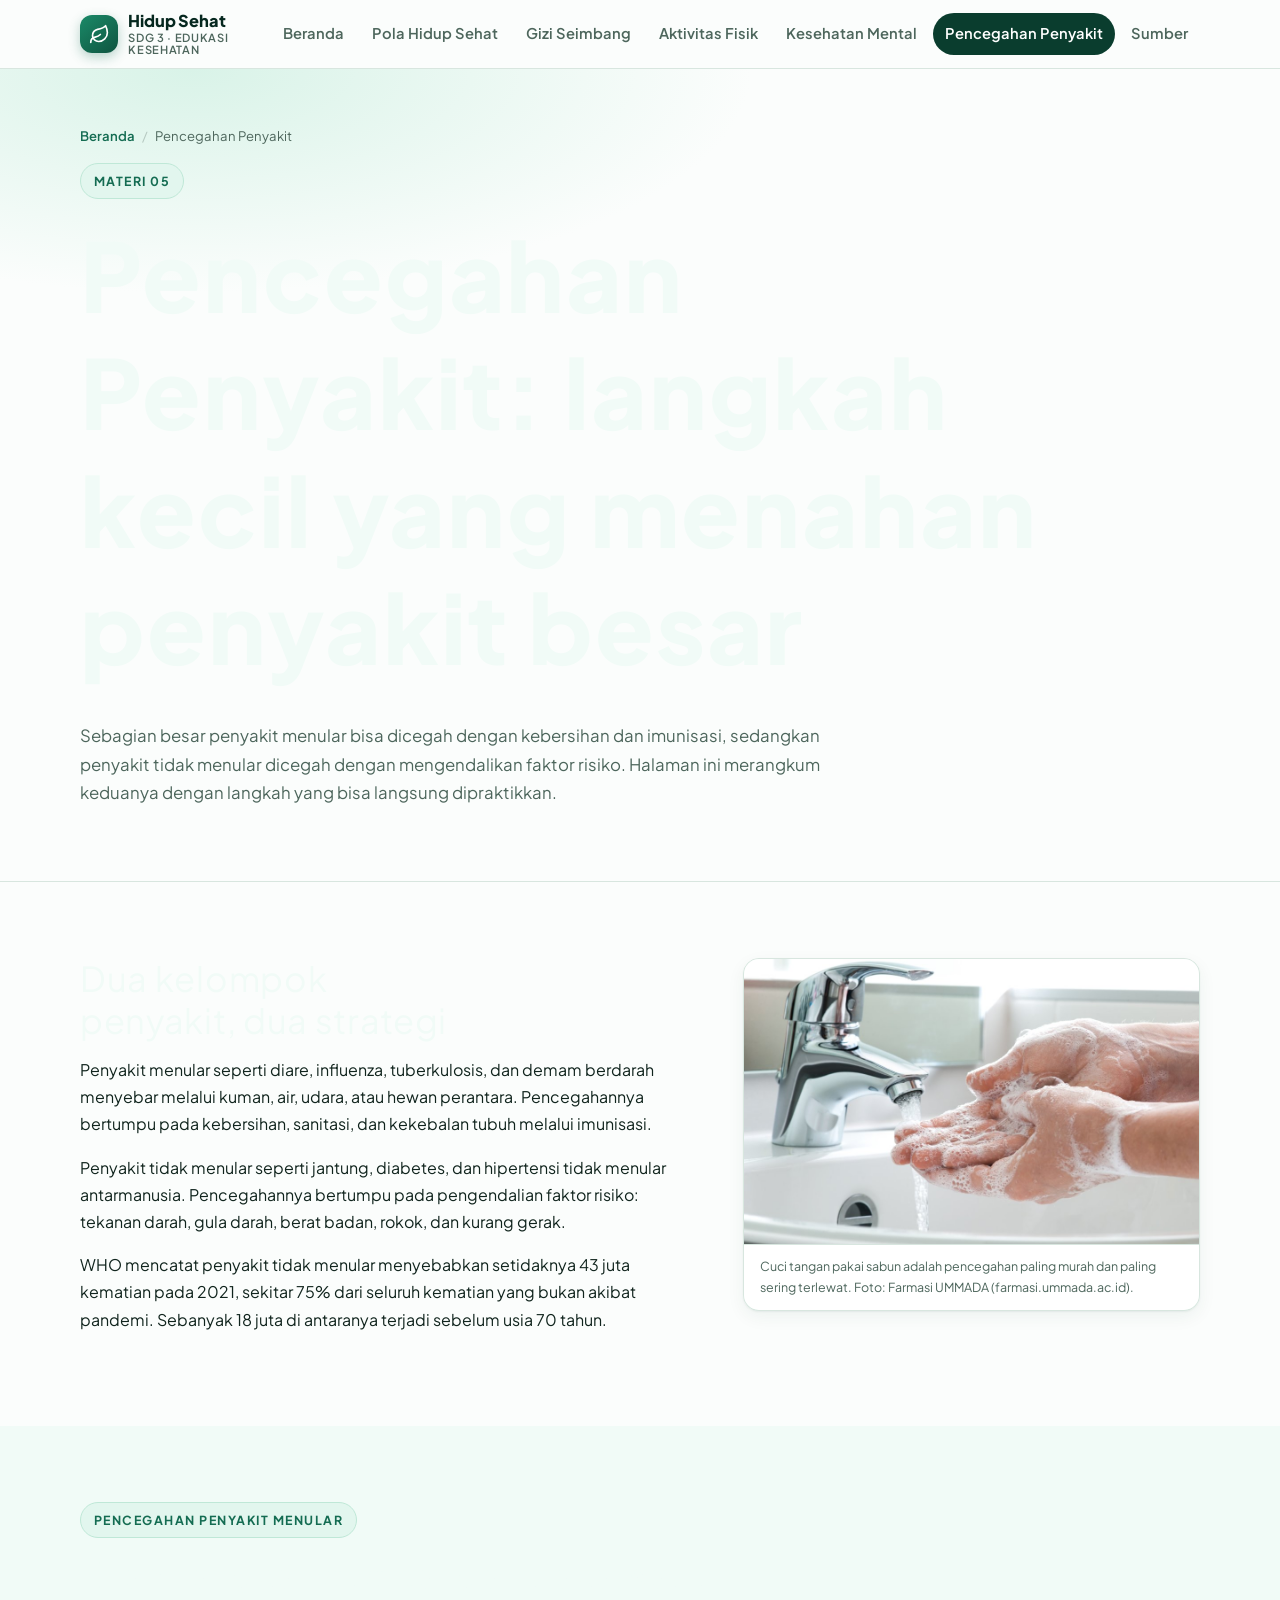
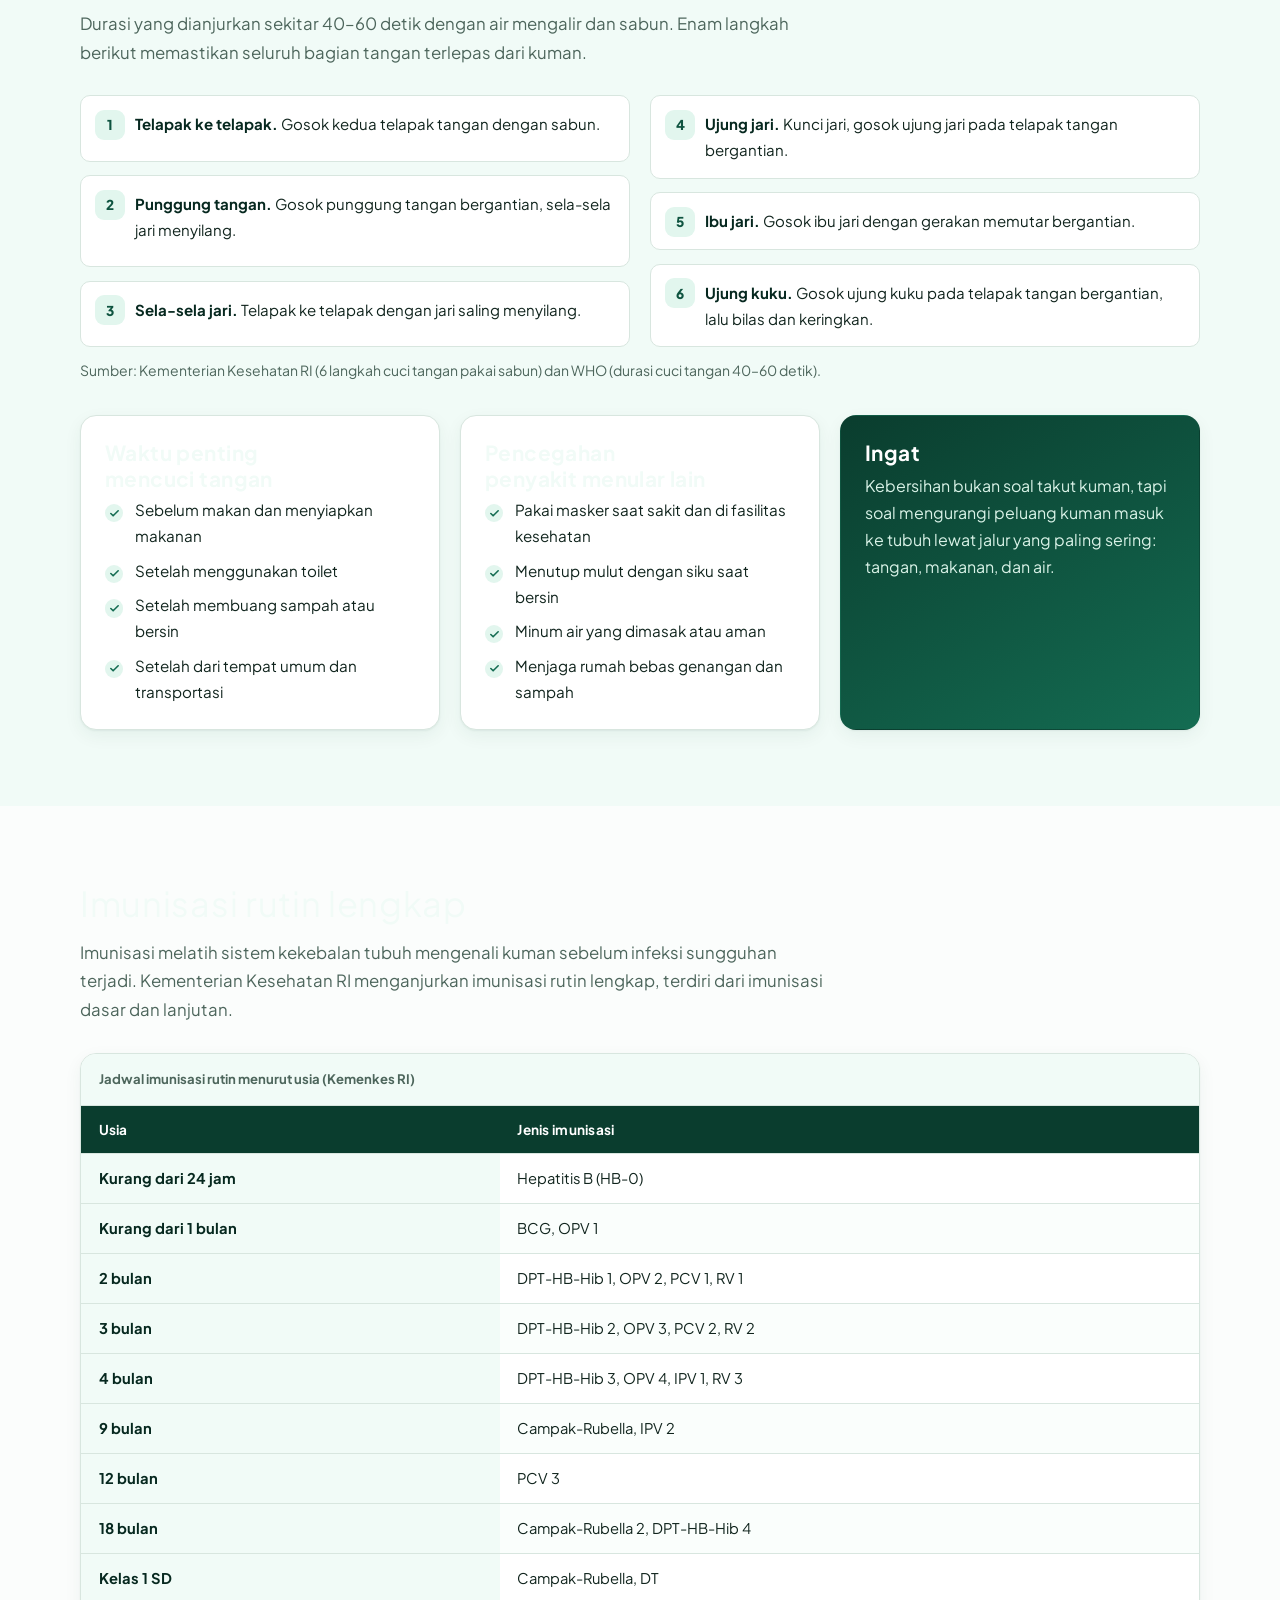
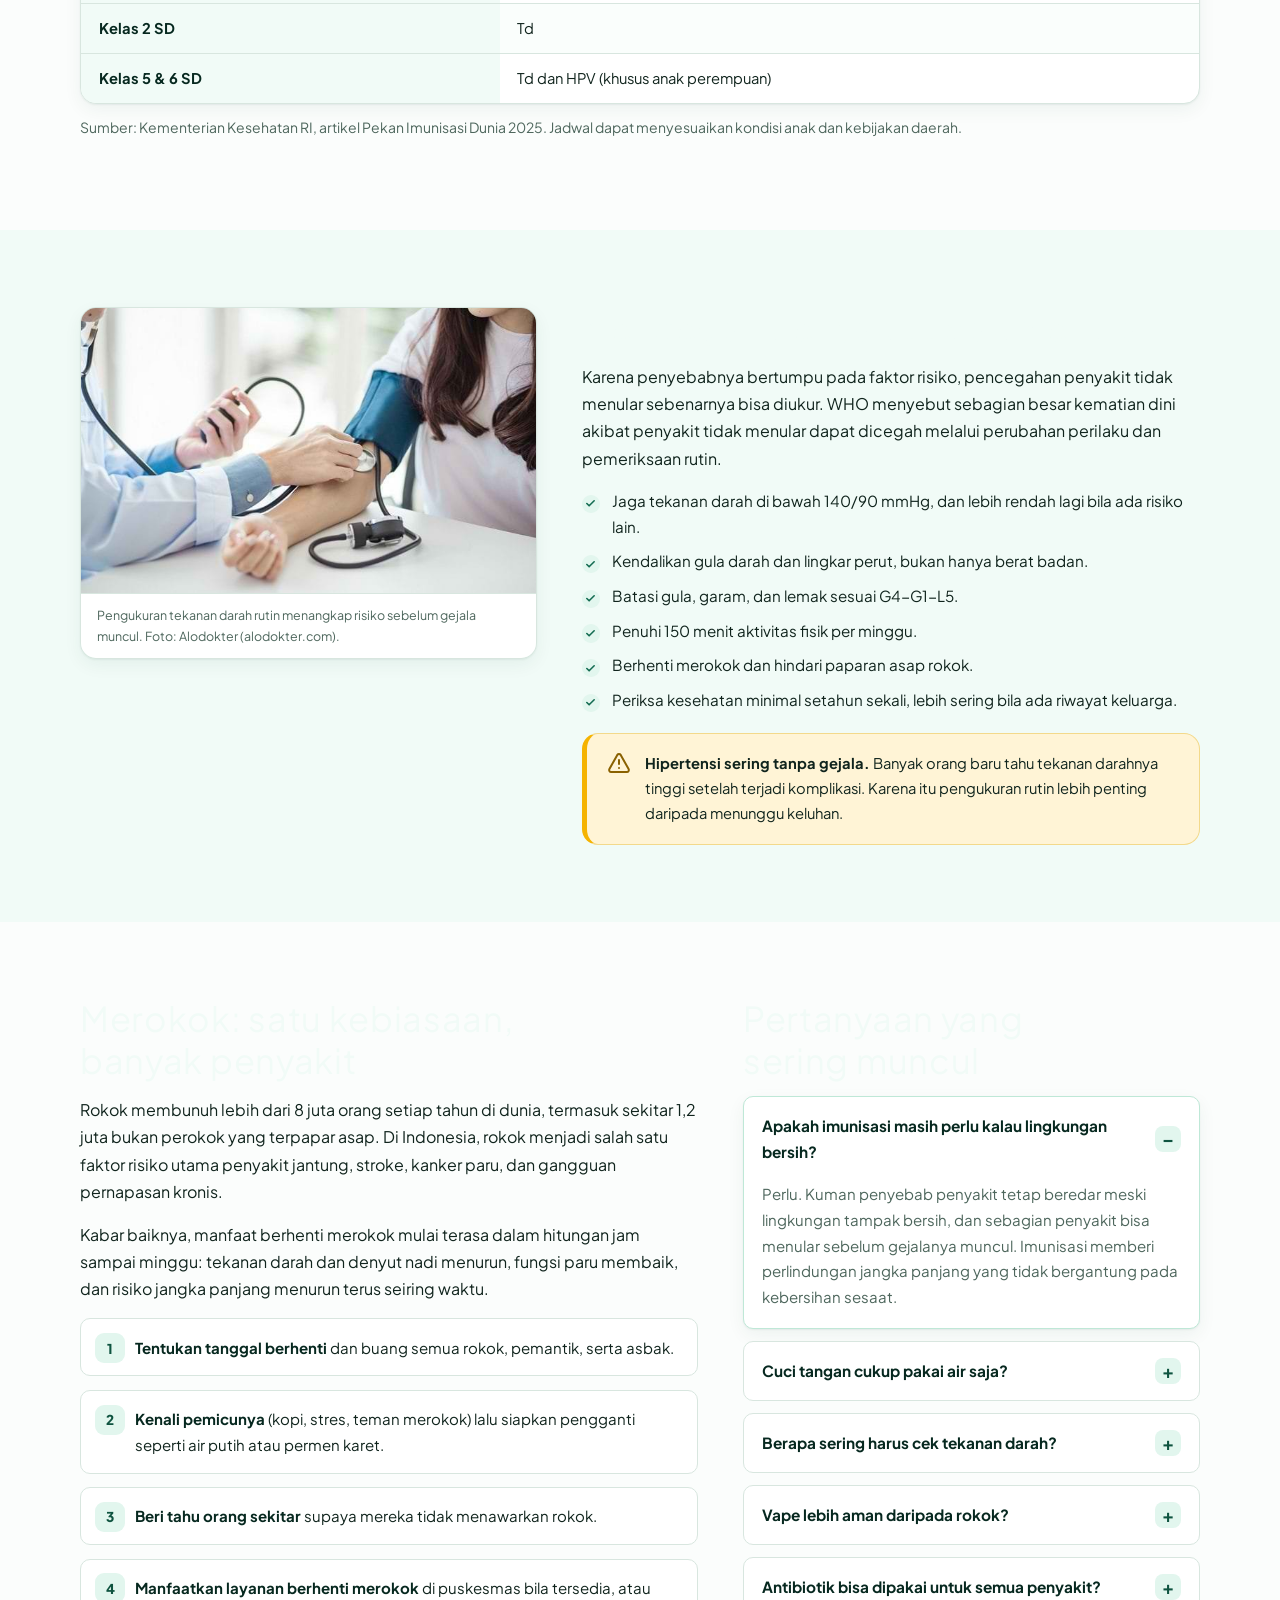
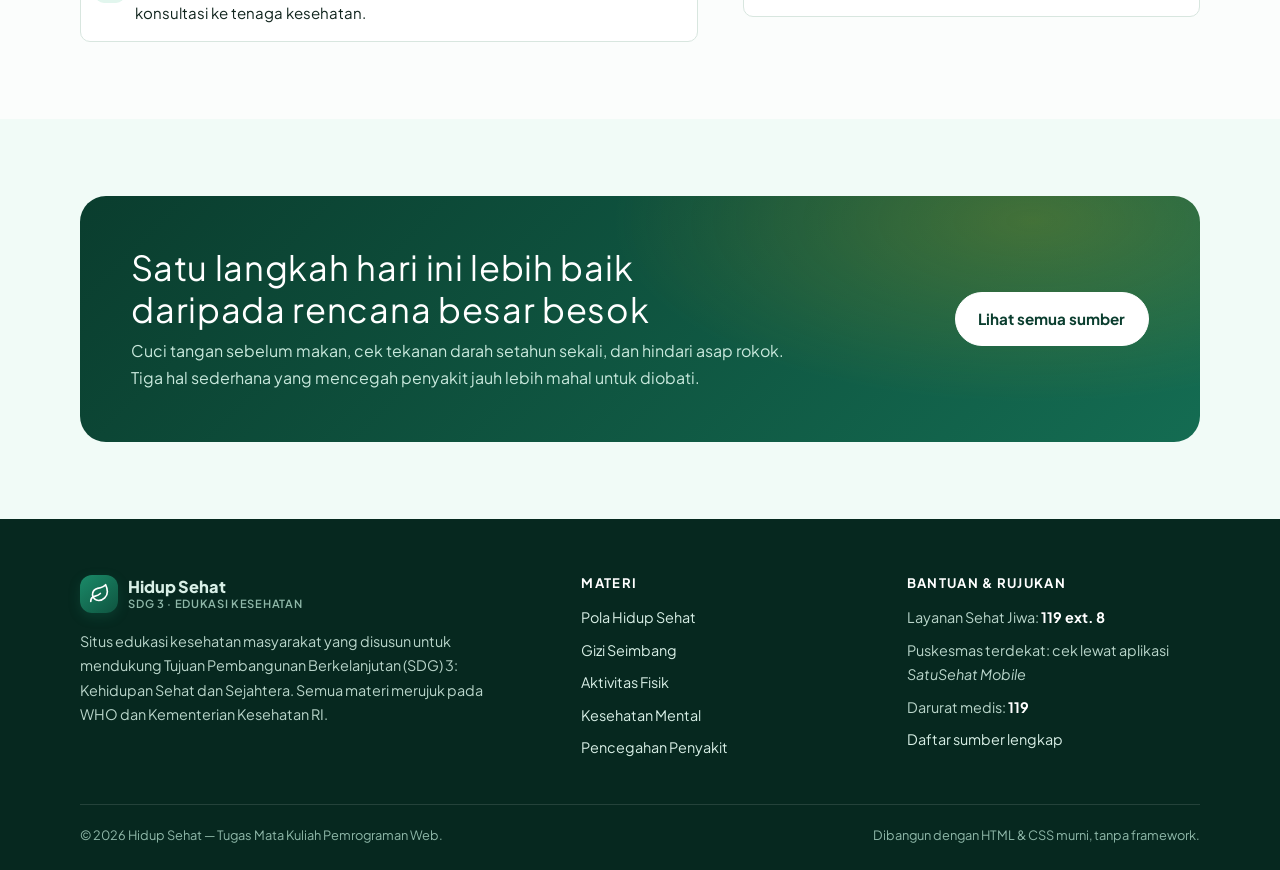
<file: pencegahan-penyakit.html>
<!DOCTYPE html>
<html lang="id">
<head>
  <meta charset="utf-8">
  <meta name="viewport" content="width=device-width, initial-scale=1">
  <title>Pencegahan Penyakit — Cuci Tangan, Imunisasi, dan Faktor Risiko | Hidup Sehat</title>
  <meta name="description" content="Pencegahan penyakit menular dan tidak menular: enam langkah cuci tangan, jadwal imunisasi rutin Kemenkes, skrining tekanan darah, dan bahaya merokok menurut WHO.">
  <meta name="author" content="Kadek Lyradelia Pracili">
  <meta name="theme-color" content="#0a3d2e">
  <link rel="icon" href="assets/favicon.svg" type="image/svg+xml">
  <link rel="preconnect" href="https://fonts.googleapis.com">
  <link rel="preconnect" href="https://fonts.gstatic.com" crossorigin>
  <link href="https://fonts.googleapis.com/css2?family=Plus+Jakarta+Sans:wght@400;600;700;800&display=swap" rel="stylesheet">
  <link rel="stylesheet" href="css/style.css">
</head>
<body>
  <a class="skip-link" href="#konten-utama">Lewati ke konten utama</a>

  <header class="situs-header">
    <div class="container nav">
      <a class="logo" href="index.html">
        <span class="logo-mark"><svg viewBox="0 0 24 24" fill="none" stroke="currentColor" stroke-width="1.9" stroke-linecap="round" stroke-linejoin="round" aria-hidden="true"><path d="M11 20A7 7 0 0 1 9.8 6.1C15.5 5 17 4.48 19 2c1 2 2 4.18 2 8 0 5.5-4.78 10-10 10Z"/><path d="M2 21c0-3 1.85-5.36 5.08-6C9.5 14.52 12 13 13 12"/></svg></span>
        <span>Hidup Sehat<small>SDG 3 · Edukasi Kesehatan</small></span>
      </a>

      <button class="nav-toggle" type="button" aria-expanded="false" aria-controls="menu-utama">
        <svg viewBox="0 0 24 24" fill="none" stroke="currentColor" stroke-width="2" stroke-linecap="round" aria-hidden="true"><path d="M4 7h16M4 12h16M4 17h16"/></svg>
        Menu
      </button>

      <nav aria-label="Navigasi utama">
        <ul class="nav-menu" id="menu-utama">
        <li><a href="index.html">Beranda</a></li>
        <li><a href="pola-hidup-sehat.html">Pola Hidup Sehat</a></li>
        <li><a href="gizi-seimbang.html">Gizi Seimbang</a></li>
        <li><a href="aktivitas-fisik.html">Aktivitas Fisik</a></li>
        <li><a href="kesehatan-mental.html">Kesehatan Mental</a></li>
        <li><a href="pencegahan-penyakit.html" aria-current="page">Pencegahan Penyakit</a></li>
        <li><a href="sumber.html">Sumber</a></li>
        </ul>
      </nav>
    </div>
  </header>

  <main id="konten-utama">
    <section class="kepala-halaman">
      <div class="container">
        <ol class="remah">
          <li><a href="index.html">Beranda</a></li>
          <li>Pencegahan Penyakit</li>
        </ol>
        <span class="eyebrow">Materi 05</span>
        <h1>Pencegahan Penyakit: langkah kecil yang menahan penyakit besar</h1>
        <p class="pimpin">Sebagian besar penyakit menular bisa dicegah dengan kebersihan dan imunisasi, sedangkan penyakit tidak menular dicegah dengan mengendalikan faktor risiko. Halaman ini merangkum keduanya dengan langkah yang bisa langsung dipraktikkan.</p>
      </div>
    </section>

    <section class="bagian">
      <div class="container dua-kolom">
        <div>
          <h2>Dua kelompok penyakit, dua strategi</h2>
          <p>
            Penyakit menular seperti diare, influenza, tuberkulosis, dan demam
            berdarah menyebar melalui kuman, air, udara, atau hewan perantara.
            Pencegahannya bertumpu pada kebersihan, sanitasi, dan kekebalan tubuh
            melalui imunisasi.
          </p>
          <p>
            Penyakit tidak menular seperti jantung, diabetes, dan hipertensi tidak
            menular antarmanusia. Pencegahannya bertumpu pada pengendalian faktor
            risiko: tekanan darah, gula darah, berat badan, rokok, dan kurang gerak.
          </p>
          <p>
            WHO mencatat penyakit tidak menular menyebabkan setidaknya 43 juta
            kematian pada 2021, sekitar 75% dari seluruh kematian yang bukan akibat
            pandemi. Sebanyak 18 juta di antaranya terjadi sebelum usia 70 tahun.
          </p>
        </div>
        <figure class="gambar-konten">
          <img src="assets/img/pencegahan-hero.jpg" width="1024" height="683" loading="lazy"
               alt="Kedua tangan berbusa sabun di bawah keran air yang mengalir">
          <figcaption>Cuci tangan pakai sabun adalah pencegahan paling murah dan paling sering terlewat. Foto: Farmasi UMMADA (farmasi.ummada.ac.id).</figcaption>
        </figure>
      </div>
    </section>

    <section class="bagian bagian-alt">
      <div class="container">
        <span class="eyebrow">Pencegahan penyakit menular</span>
        <h2>Enam langkah cuci tangan pakai sabun</h2>
        <p class="pimpin">Durasi yang dianjurkan sekitar 40&ndash;60 detik dengan air
        mengalir dan sabun. Enam langkah berikut memastikan seluruh bagian tangan
        terlepas dari kuman.</p>

        <div class="grid grid-2" style="margin-top:1.75rem;">
          <ol class="langkah">
            <li><strong>Telapak ke telapak.</strong> Gosok kedua telapak tangan dengan sabun.</li>
            <li><strong>Punggung tangan.</strong> Gosok punggung tangan bergantian, sela-sela jari menyilang.</li>
            <li><strong>Sela-sela jari.</strong> Telapak ke telapak dengan jari saling menyilang.</li>
          </ol>
          <ol class="langkah lanjut" start="4">
            <li><strong>Ujung jari.</strong> Kunci jari, gosok ujung jari pada telapak tangan bergantian.</li>
            <li><strong>Ibu jari.</strong> Gosok ibu jari dengan gerakan memutar bergantian.</li>
            <li><strong>Ujung kuku.</strong> Gosok ujung kuku pada telapak tangan bergantian, lalu bilas dan keringkan.</li>
          </ol>
        </div>
        <p class="kecil polos" style="margin-top:.75rem;">
          Sumber: Kementerian Kesehatan RI (6 langkah cuci tangan pakai sabun) dan WHO
          (durasi cuci tangan 40&ndash;60 detik).
        </p>

        <div class="grid grid-3" style="margin-top:2rem;">
          <article class="kartu">
            <h3>Waktu penting mencuci tangan</h3>
            <ul class="cek" style="margin-bottom:0;">
              <li>Sebelum makan dan menyiapkan makanan</li>
              <li>Setelah menggunakan toilet</li>
              <li>Setelah membuang sampah atau bersin</li>
              <li>Setelah dari tempat umum dan transportasi</li>
            </ul>
          </article>
          <article class="kartu">
            <h3>Pencegahan penyakit menular lain</h3>
            <ul class="cek" style="margin-bottom:0;">
              <li>Pakai masker saat sakit dan di fasilitas kesehatan</li>
              <li>Menutup mulut dengan siku saat bersin</li>
              <li>Minum air yang dimasak atau aman</li>
              <li>Menjaga rumah bebas genangan dan sampah</li>
            </ul>
          </article>
          <article class="kartu kartu-sorot">
            <h3>Ingat</h3>
            <p>Kebersihan bukan soal takut kuman, tapi soal mengurangi peluang
            kuman masuk ke tubuh lewat jalur yang paling sering: tangan, makanan,
            dan air.</p>
          </article>
        </div>
      </div>
    </section>

    <section class="bagian">
      <div class="container">
        <h2>Imunisasi rutin lengkap</h2>
        <p class="pimpin">Imunisasi melatih sistem kekebalan tubuh mengenali kuman
        sebelum infeksi sungguhan terjadi. Kementerian Kesehatan RI menganjurkan
        imunisasi rutin lengkap, terdiri dari imunisasi dasar dan lanjutan.</p>

        <div class="tabel-bungkus" style="margin-top:1.75rem;">
          <table>
            <caption>Jadwal imunisasi rutin menurut usia (Kemenkes RI)</caption>
            <thead>
              <tr>
                <th scope="col">Usia</th>
                <th scope="col">Jenis imunisasi</th>
              </tr>
            </thead>
            <tbody>
              <tr><th scope="row">Kurang dari 24 jam</th><td data-label="Jenis imunisasi">Hepatitis B (HB-0)</td></tr>
              <tr><th scope="row">Kurang dari 1 bulan</th><td data-label="Jenis imunisasi">BCG, OPV 1</td></tr>
              <tr><th scope="row">2 bulan</th><td data-label="Jenis imunisasi">DPT-HB-Hib 1, OPV 2, PCV 1, RV 1</td></tr>
              <tr><th scope="row">3 bulan</th><td data-label="Jenis imunisasi">DPT-HB-Hib 2, OPV 3, PCV 2, RV 2</td></tr>
              <tr><th scope="row">4 bulan</th><td data-label="Jenis imunisasi">DPT-HB-Hib 3, OPV 4, IPV 1, RV 3</td></tr>
              <tr><th scope="row">9 bulan</th><td data-label="Jenis imunisasi">Campak-Rubella, IPV 2</td></tr>
              <tr><th scope="row">12 bulan</th><td data-label="Jenis imunisasi">PCV 3</td></tr>
              <tr><th scope="row">18 bulan</th><td data-label="Jenis imunisasi">Campak-Rubella 2, DPT-HB-Hib 4</td></tr>
              <tr><th scope="row">Kelas 1 SD</th><td data-label="Jenis imunisasi">Campak-Rubella, DT</td></tr>
              <tr><th scope="row">Kelas 2 SD</th><td data-label="Jenis imunisasi">Td</td></tr>
              <tr><th scope="row">Kelas 5 &amp; 6 SD</th><td data-label="Jenis imunisasi">Td dan HPV (khusus anak perempuan)</td></tr>
            </tbody>
          </table>
        </div>
        <p class="kecil polos" style="margin-top:.75rem;">
          Sumber: Kementerian Kesehatan RI, artikel Pekan Imunisasi Dunia 2025.
          Jadwal dapat menyesuaikan kondisi anak dan kebijakan daerah.
        </p>
      </div>
    </section>

    <section class="bagian bagian-alt">
      <div class="container dua-kolom dua-kolom-balik">
        <div>
          <h2>Mencegah penyakit tidak menular</h2>
          <p>
            Karena penyebabnya bertumpu pada faktor risiko, pencegahan penyakit
            tidak menular sebenarnya bisa diukur. WHO menyebut sebagian besar
            kematian dini akibat penyakit tidak menular dapat dicegah melalui
            perubahan perilaku dan pemeriksaan rutin.
          </p>
          <ul class="cek">
            <li>Jaga tekanan darah di bawah 140/90 mmHg, dan lebih rendah lagi bila ada risiko lain.</li>
            <li>Kendalikan gula darah dan lingkar perut, bukan hanya berat badan.</li>
            <li>Batasi gula, garam, dan lemak sesuai G4-G1-L5.</li>
            <li>Penuhi 150 menit aktivitas fisik per minggu.</li>
            <li>Berhenti merokok dan hindari paparan asap rokok.</li>
            <li>Periksa kesehatan minimal setahun sekali, lebih sering bila ada riwayat keluarga.</li>
          </ul>
          <div class="catatan" style="margin-top:1.25rem;">
            <span class="catatan-ikon">
              <svg viewBox="0 0 24 24" fill="none" stroke="currentColor" stroke-width="2" stroke-linecap="round" stroke-linejoin="round" aria-hidden="true"><path d="M12 9v4M12 17h.01"/><path d="M10.3 3.9 2.4 18a2 2 0 0 0 1.7 3h15.8a2 2 0 0 0 1.7-3L13.7 3.9a2 2 0 0 0-3.4 0Z"/></svg>
            </span>
            <div>
              <p><strong>Hipertensi sering tanpa gejala.</strong> Banyak orang baru
              tahu tekanan darahnya tinggi setelah terjadi komplikasi. Karena itu
              pengukuran rutin lebih penting daripada menunggu keluhan.</p>
            </div>
          </div>
        </div>
        <figure class="gambar-konten">
          <img src="assets/img/pencegahan-tensi.jpg" width="650" height="433" loading="lazy"
               alt="Dokter mengukur tekanan darah seorang pasien dengan tensimeter dan stetoskop">
          <figcaption>Pengukuran tekanan darah rutin menangkap risiko sebelum gejala muncul. Foto: Alodokter (alodokter.com).</figcaption>
        </figure>
      </div>
    </section>

    <section class="bagian">
      <div class="container">
        <div class="dua-kolom">
          <div>
            <h2>Merokok: satu kebiasaan, banyak penyakit</h2>
            <p>
              Rokok membunuh lebih dari 8 juta orang setiap tahun di dunia, termasuk
              sekitar 1,2 juta bukan perokok yang terpapar asap. Di Indonesia, rokok
              menjadi salah satu faktor risiko utama penyakit jantung, stroke, kanker
              paru, dan gangguan pernapasan kronis.
            </p>
            <p>
              Kabar baiknya, manfaat berhenti merokok mulai terasa dalam hitungan
              jam sampai minggu: tekanan darah dan denyut nadi menurun, fungsi paru
              membaik, dan risiko jangka panjang menurun terus seiring waktu.
            </p>
            <ul class="langkah">
              <li><strong>Tentukan tanggal berhenti</strong> dan buang semua rokok, pemantik, serta asbak.</li>
              <li><strong>Kenali pemicunya</strong> (kopi, stres, teman merokok) lalu siapkan pengganti seperti air putih atau permen karet.</li>
              <li><strong>Beri tahu orang sekitar</strong> supaya mereka tidak menawarkan rokok.</li>
              <li><strong>Manfaatkan layanan berhenti merokok</strong> di puskesmas bila tersedia, atau konsultasi ke tenaga kesehatan.</li>
            </ul>
          </div>
          <div>
            <h2>Pertanyaan yang sering muncul</h2>
            <div class="faq">
              <details open>
                <summary>Apakah imunisasi masih perlu kalau lingkungan bersih?</summary>
                <div class="detail-isi"><p>Perlu. Kuman penyebab penyakit tetap
                beredar meski lingkungan tampak bersih, dan sebagian penyakit bisa
                menular sebelum gejalanya muncul. Imunisasi memberi perlindungan
                jangka panjang yang tidak bergantung pada kebersihan sesaat.</p></div>
              </details>
              <details>
                <summary>Cuci tangan cukup pakai air saja?</summary>
                <div class="detail-isi"><p>Sabun berperan mengangkat lemak dan
                kotoran yang menempelkan kuman pada kulit. Air saja tidak cukup
                efektif, terutama setelah dari toilet atau sebelum makan.</p></div>
              </details>
              <details>
                <summary>Berapa sering harus cek tekanan darah?</summary>
                <div class="detail-isi"><p>Untuk orang dewasa tanpa faktor risiko,
                minimal setahun sekali. Bila ada riwayat hipertensi dalam keluarga,
                obesitas, atau kebiasaan merokok, pemeriksaan perlu lebih sering
                sesuai anjuran tenaga kesehatan.</p></div>
              </details>
              <details>
                <summary>Vape lebih aman daripada rokok?</summary>
                <div class="detail-isi"><p>Vape bukan produk bebas risiko. WHO
                menegaskan produk tembakau dan nikotin, termasuk rokok elektronik,
                sama-sama berbahaya dan tidak dianjurkan sebagai bentuk penghentian
                tanpa pendampingan profesional.</p></div>
              </details>
              <details>
                <summary>Antibiotik bisa dipakai untuk semua penyakit?</summary>
                <div class="detail-isi"><p>Tidak. Antibiotik hanya untuk infeksi
                bakteri, bukan virus seperti flu biasa. Penggunaan tanpa indikasi
                mendorong resistensi antibiotik, yang kini menjadi ancaman kesehatan
                global.</p></div>
              </details>
            </div>
          </div>
        </div>
      </div>
    </section>

    <section class="bagian bagian-alt">
      <div class="container">
        <div class="ajakan">
          <div>
            <h2>Satu langkah hari ini lebih baik daripada rencana besar besok</h2>
            <p>Cuci tangan sebelum makan, cek tekanan darah setahun sekali, dan
            hindari asap rokok. Tiga hal sederhana yang mencegah penyakit jauh lebih
            mahal untuk diobati.</p>
          </div>
          <a class="tombol tombol-garis" href="sumber.html">Lihat semua sumber</a>
        </div>
      </div>
    </section>

  </main>

  <footer class="situs-footer">
    <div class="container">
      <div class="footer-grid">
        <div>
          <a class="logo footer-logo" href="index.html">
            <span class="logo-mark"><svg viewBox="0 0 24 24" fill="none" stroke="currentColor" stroke-width="1.9" stroke-linecap="round" stroke-linejoin="round" aria-hidden="true"><path d="M11 20A7 7 0 0 1 9.8 6.1C15.5 5 17 4.48 19 2c1 2 2 4.18 2 8 0 5.5-4.78 10-10 10Z"/><path d="M2 21c0-3 1.85-5.36 5.08-6C9.5 14.52 12 13 13 12"/></svg></span>
            <span>Hidup Sehat<small>SDG 3 · Edukasi Kesehatan</small></span>
          </a>
          <p style="margin-top:1rem;max-width:38ch;">
            Situs edukasi kesehatan masyarakat yang disusun untuk mendukung
            Tujuan Pembangunan Berkelanjutan (SDG) 3: Kehidupan Sehat dan
            Sejahtera. Semua materi merujuk pada WHO dan Kementerian Kesehatan RI.
          </p>
        </div>
        <div>
          <h3>Materi</h3>
          <ul>
            <li><a href="pola-hidup-sehat.html">Pola Hidup Sehat</a></li>
            <li><a href="gizi-seimbang.html">Gizi Seimbang</a></li>
            <li><a href="aktivitas-fisik.html">Aktivitas Fisik</a></li>
            <li><a href="kesehatan-mental.html">Kesehatan Mental</a></li>
            <li><a href="pencegahan-penyakit.html">Pencegahan Penyakit</a></li>
          </ul>
        </div>
        <div>
          <h3>Bantuan &amp; Rujukan</h3>
          <ul>
            <li>Layanan Sehat Jiwa: <strong style="color:#fff;">119 ext. 8</strong></li>
            <li>Puskesmas terdekat: cek lewat aplikasi <em>SatuSehat Mobile</em></li>
            <li>Darurat medis: <strong style="color:#fff;">119</strong></li>
            <li><a href="sumber.html">Daftar sumber lengkap</a></li>
          </ul>
        </div>
      </div>
      <div class="footer-bawah">
        <span>&copy; 2026 Hidup Sehat — Tugas Mata Kuliah Pemrograman Web.</span>
        <span>Dibangun dengan HTML &amp; CSS murni, tanpa framework.</span>
      </div>
    </div>
  </footer>

  <script src="js/main.js"></script>
</body>
</html>
</file>
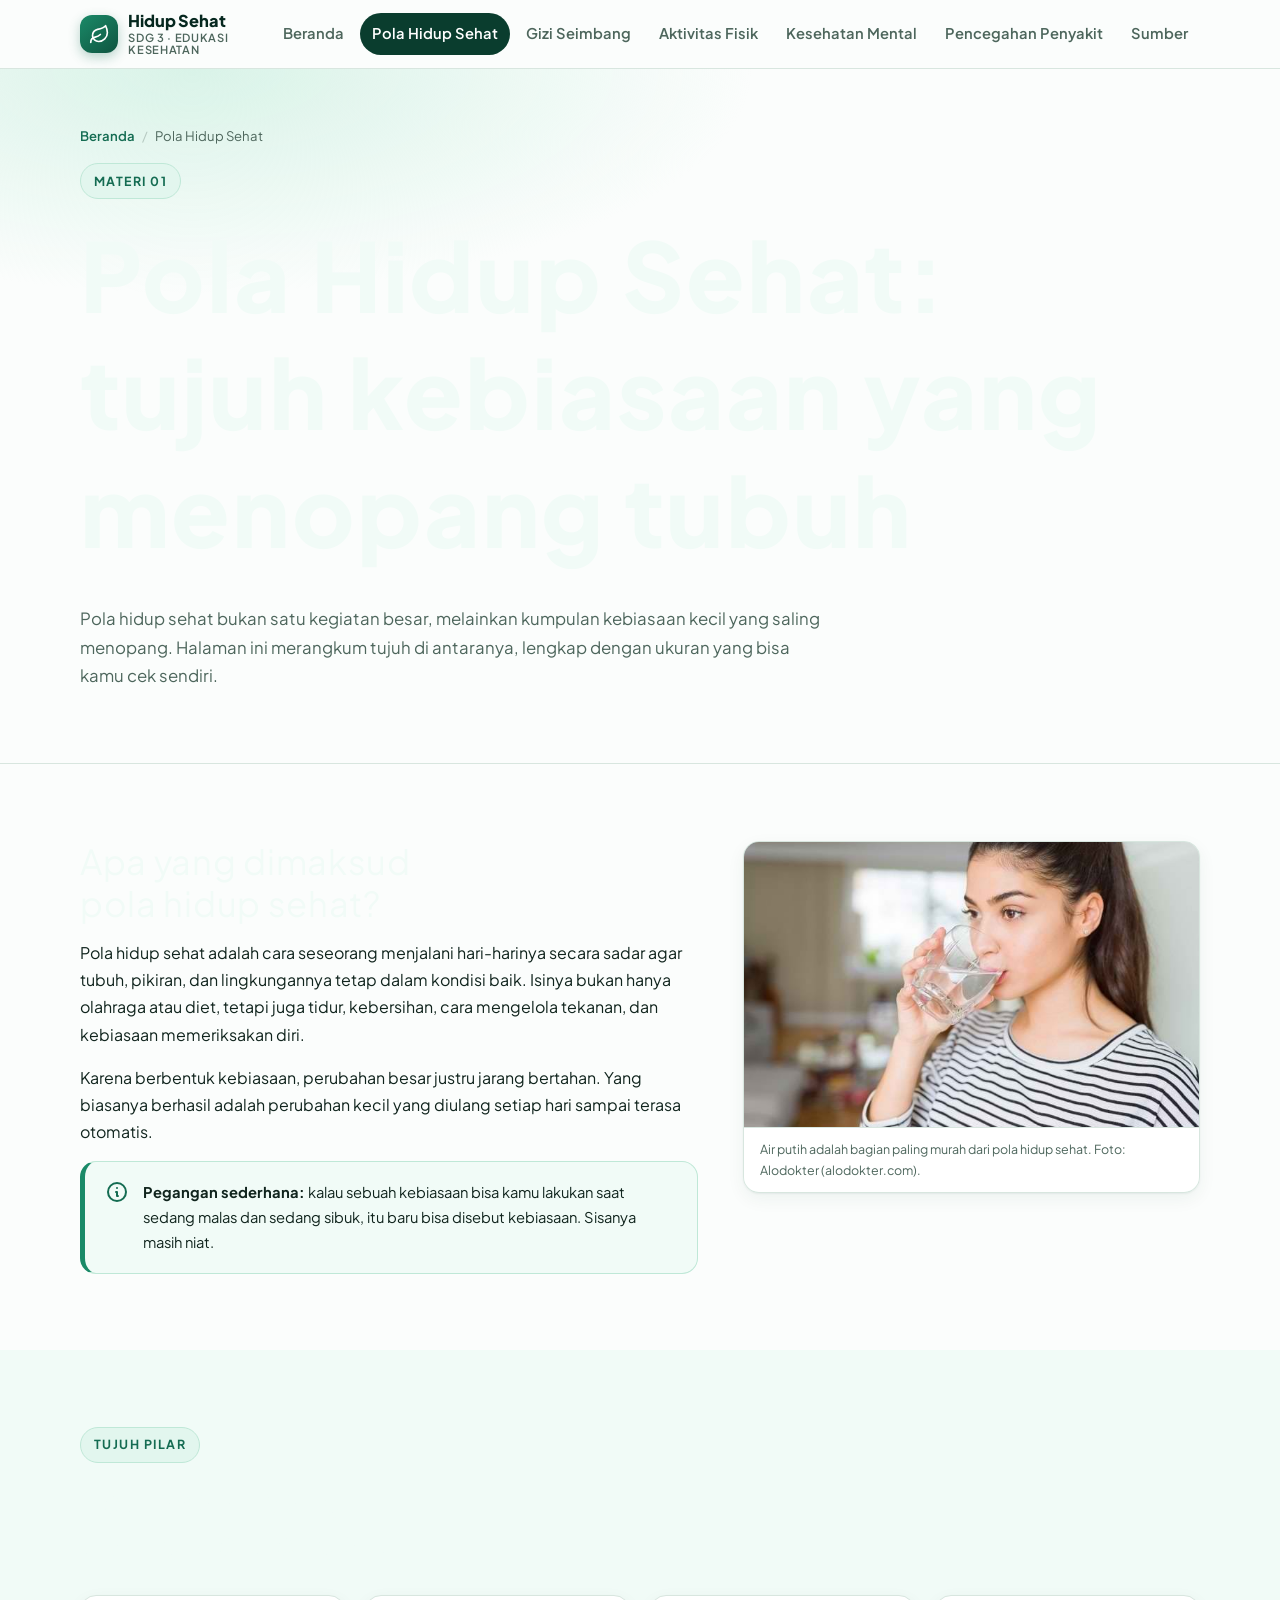
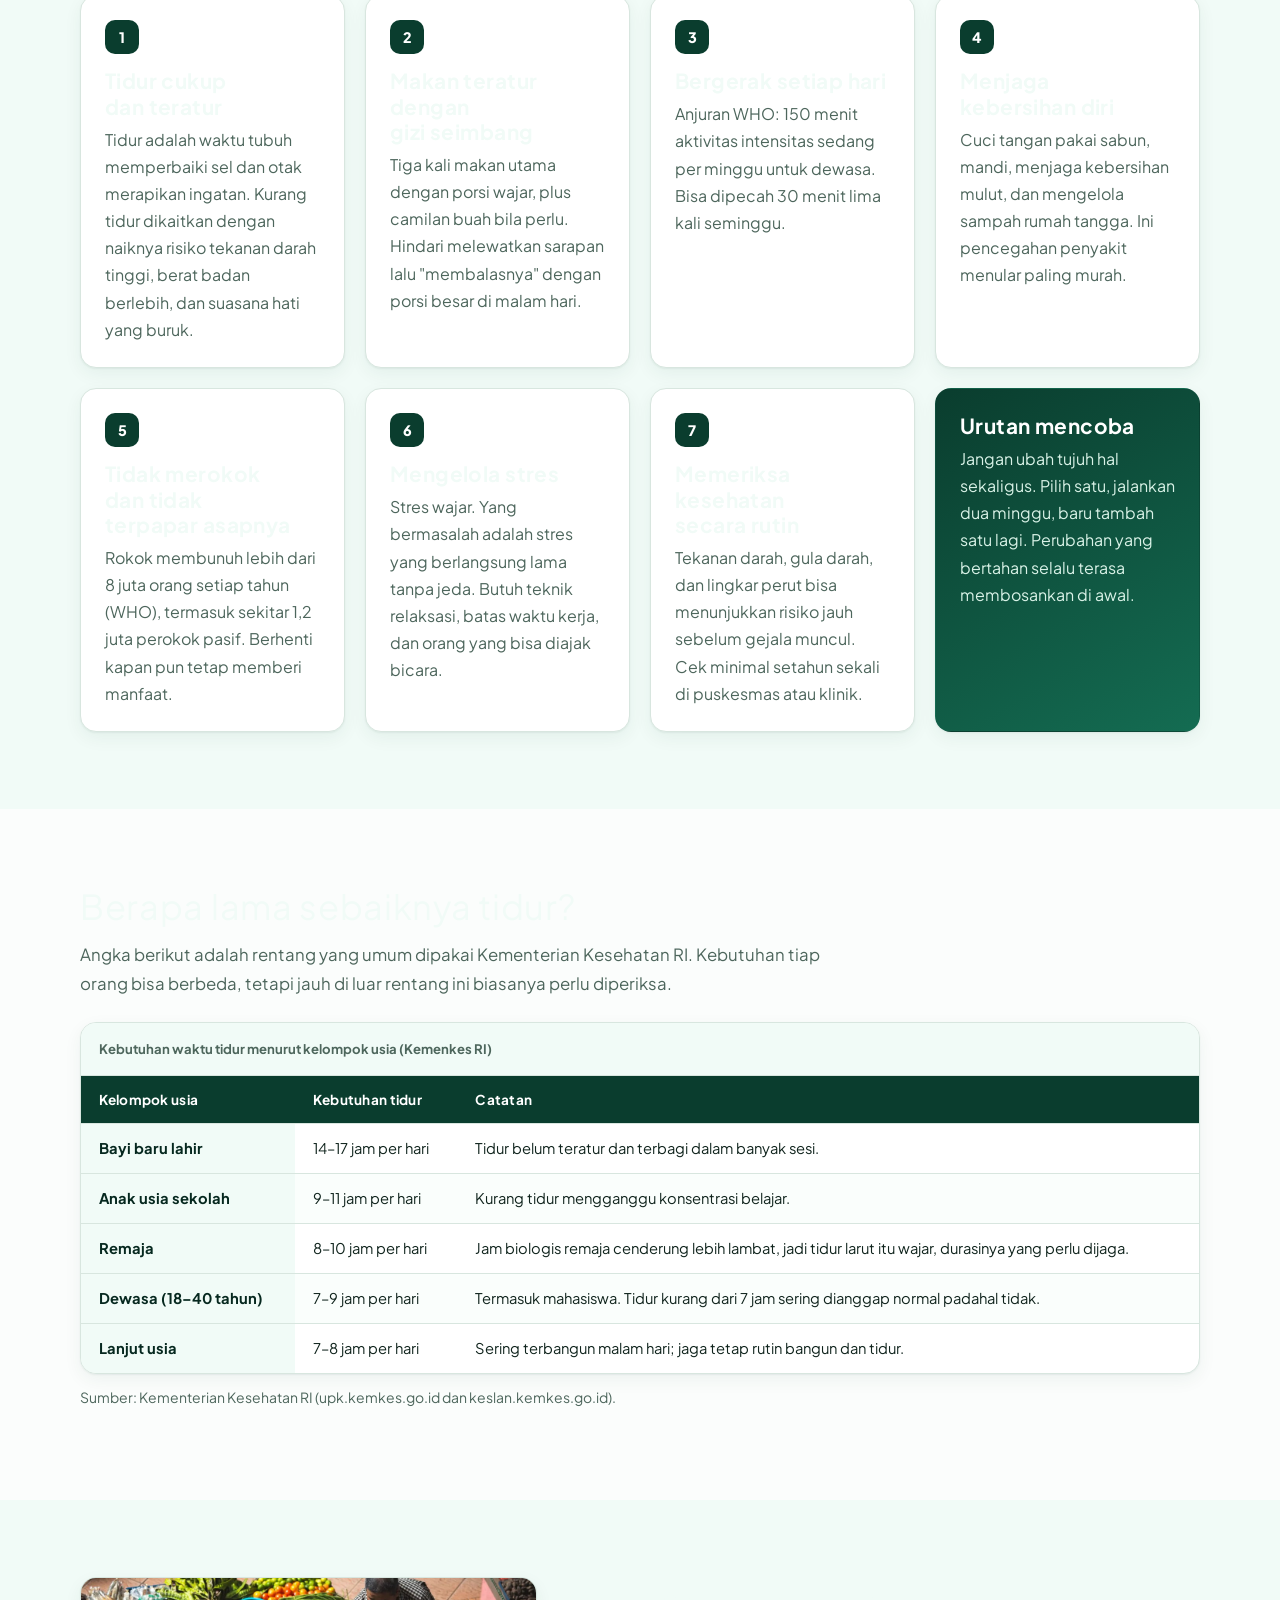
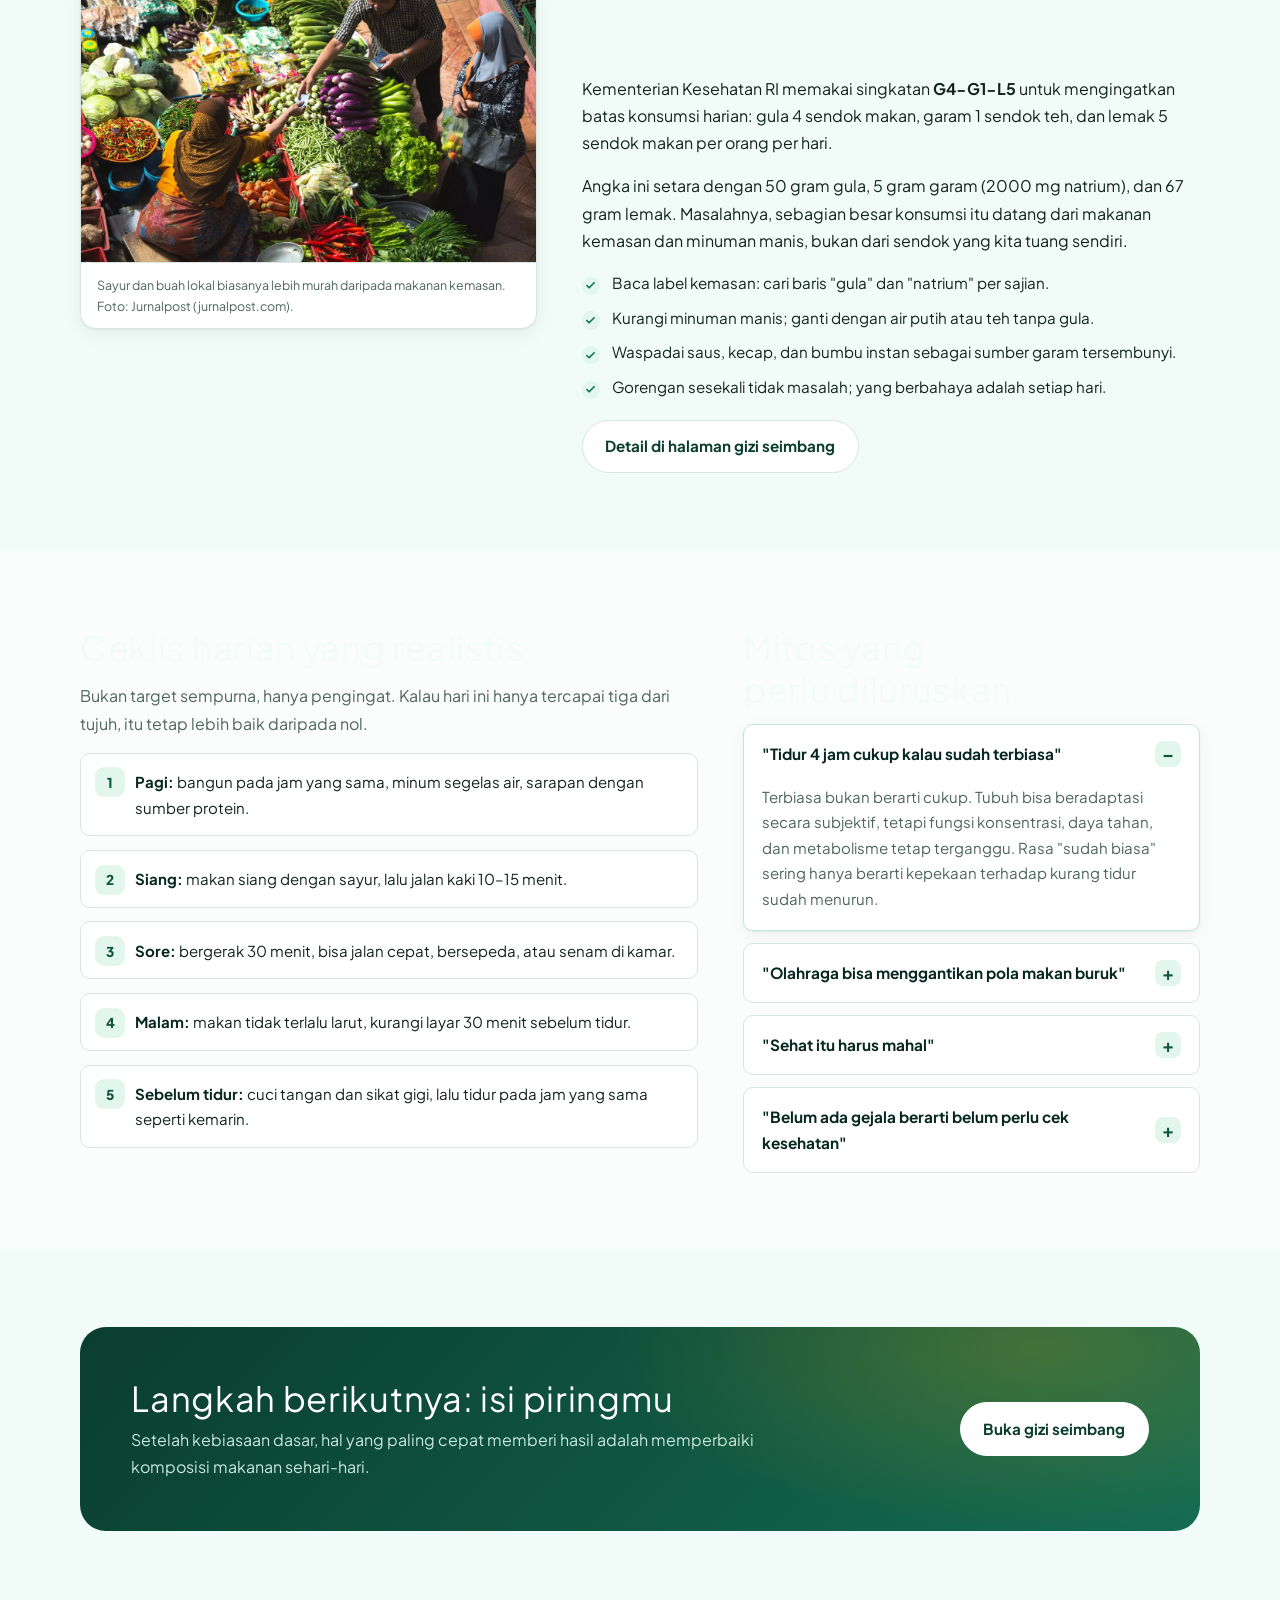
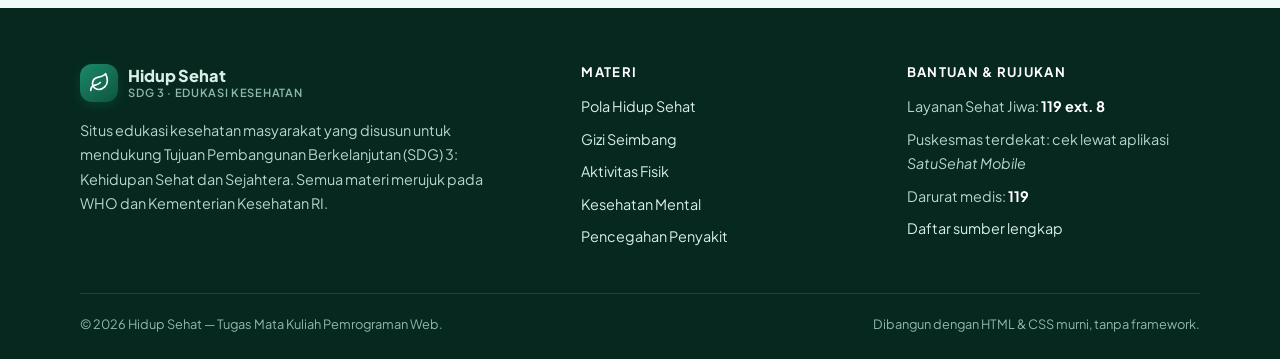
<file: pola-hidup-sehat.html>
<!DOCTYPE html>
<html lang="id">
<head>
  <meta charset="utf-8">
  <meta name="viewport" content="width=device-width, initial-scale=1">
  <title>Pola Hidup Sehat — Tujuh Kebiasaan Dasar | Hidup Sehat</title>
  <meta name="description" content="Penjelasan pola hidup sehat: tidur cukup, makan teratur, aktivitas fisik, kebersihan, tidak merokok, kelola stres, dan cek kesehatan rutin.">
  <meta name="author" content="Kadek Lyradelia Pracili">
  <meta name="theme-color" content="#0a3d2e">
  <link rel="icon" href="assets/favicon.svg" type="image/svg+xml">
  <link rel="preconnect" href="https://fonts.googleapis.com">
  <link rel="preconnect" href="https://fonts.gstatic.com" crossorigin>
  <link href="https://fonts.googleapis.com/css2?family=Plus+Jakarta+Sans:wght@400;600;700;800&display=swap" rel="stylesheet">
  <link rel="stylesheet" href="css/style.css">
</head>
<body>
  <a class="skip-link" href="#konten-utama">Lewati ke konten utama</a>

  <header class="situs-header">
    <div class="container nav">
      <a class="logo" href="index.html">
        <span class="logo-mark"><svg viewBox="0 0 24 24" fill="none" stroke="currentColor" stroke-width="1.9" stroke-linecap="round" stroke-linejoin="round" aria-hidden="true"><path d="M11 20A7 7 0 0 1 9.8 6.1C15.5 5 17 4.48 19 2c1 2 2 4.18 2 8 0 5.5-4.78 10-10 10Z"/><path d="M2 21c0-3 1.85-5.36 5.08-6C9.5 14.52 12 13 13 12"/></svg></span>
        <span>Hidup Sehat<small>SDG 3 · Edukasi Kesehatan</small></span>
      </a>

      <button class="nav-toggle" type="button" aria-expanded="false" aria-controls="menu-utama">
        <svg viewBox="0 0 24 24" fill="none" stroke="currentColor" stroke-width="2" stroke-linecap="round" aria-hidden="true"><path d="M4 7h16M4 12h16M4 17h16"/></svg>
        Menu
      </button>

      <nav aria-label="Navigasi utama">
        <ul class="nav-menu" id="menu-utama">
        <li><a href="index.html">Beranda</a></li>
        <li><a href="pola-hidup-sehat.html" aria-current="page">Pola Hidup Sehat</a></li>
        <li><a href="gizi-seimbang.html">Gizi Seimbang</a></li>
        <li><a href="aktivitas-fisik.html">Aktivitas Fisik</a></li>
        <li><a href="kesehatan-mental.html">Kesehatan Mental</a></li>
        <li><a href="pencegahan-penyakit.html">Pencegahan Penyakit</a></li>
        <li><a href="sumber.html">Sumber</a></li>
        </ul>
      </nav>
    </div>
  </header>

  <main id="konten-utama">
    <section class="kepala-halaman">
      <div class="container">
        <ol class="remah">
          <li><a href="index.html">Beranda</a></li>
          <li>Pola Hidup Sehat</li>
        </ol>
        <span class="eyebrow">Materi 01</span>
        <h1>Pola Hidup Sehat: tujuh kebiasaan yang menopang tubuh</h1>
        <p class="pimpin">Pola hidup sehat bukan satu kegiatan besar, melainkan kumpulan kebiasaan kecil yang saling menopang. Halaman ini merangkum tujuh di antaranya, lengkap dengan ukuran yang bisa kamu cek sendiri.</p>
      </div>
    </section>

    <section class="bagian">
      <div class="container dua-kolom">
        <div>
          <h2>Apa yang dimaksud pola hidup sehat?</h2>
          <p>
            Pola hidup sehat adalah cara seseorang menjalani hari-harinya secara
            sadar agar tubuh, pikiran, dan lingkungannya tetap dalam kondisi baik.
            Isinya bukan hanya olahraga atau diet, tetapi juga tidur, kebersihan,
            cara mengelola tekanan, dan kebiasaan memeriksakan diri.
          </p>
          <p>
            Karena berbentuk kebiasaan, perubahan besar justru jarang bertahan.
            Yang biasanya berhasil adalah perubahan kecil yang diulang setiap hari
            sampai terasa otomatis.
          </p>
          <div class="catatan catatan-hijau">
            <span class="catatan-ikon">
              <svg viewBox="0 0 24 24" fill="none" stroke="currentColor" stroke-width="2" stroke-linecap="round" stroke-linejoin="round" aria-hidden="true"><circle cx="12" cy="12" r="9"/><path d="M12 8h.01M11 12h1v4h1"/></svg>
            </span>
            <div>
              <p><strong>Pegangan sederhana:</strong> kalau sebuah kebiasaan bisa kamu
              lakukan saat sedang malas dan sedang sibuk, itu baru bisa disebut
              kebiasaan. Sisanya masih niat.</p>
            </div>
          </div>
        </div>
        <figure class="gambar-konten">
          <img src="assets/img/gizi-hidrasi.jpg" width="650" height="433" loading="lazy"
               alt="Seorang perempuan meminum segelas air putih">
          <figcaption>Air putih adalah bagian paling murah dari pola hidup sehat. Foto: Alodokter (alodokter.com).</figcaption>
        </figure>
      </div>
    </section>

    <section class="bagian bagian-alt">
      <div class="container">
        <span class="eyebrow">Tujuh pilar</span>
        <h2 style="max-width:24ch;">Kebiasaan yang paling berpengaruh</h2>
        <div class="grid grid-3" style="margin-top:2rem;">
          <article class="kartu">
            <span class="kartu-nomor">1</span>
            <h3>Tidur cukup dan teratur</h3>
            <p class="polos">Tidur adalah waktu tubuh memperbaiki sel dan otak
            merapikan ingatan. Kurang tidur dikaitkan dengan naiknya risiko
            tekanan darah tinggi, berat badan berlebih, dan suasana hati yang buruk.</p>
          </article>
          <article class="kartu">
            <span class="kartu-nomor">2</span>
            <h3>Makan teratur dengan gizi seimbang</h3>
            <p class="polos">Tiga kali makan utama dengan porsi wajar, plus camilan
            buah bila perlu. Hindari melewatkan sarapan lalu "membalasnya" dengan
            porsi besar di malam hari.</p>
          </article>
          <article class="kartu">
            <span class="kartu-nomor">3</span>
            <h3>Bergerak setiap hari</h3>
            <p class="polos">Anjuran WHO: 150 menit aktivitas intensitas sedang per
            minggu untuk dewasa. Bisa dipecah 30 menit lima kali seminggu.</p>
          </article>
          <article class="kartu">
            <span class="kartu-nomor">4</span>
            <h3>Menjaga kebersihan diri</h3>
            <p class="polos">Cuci tangan pakai sabun, mandi, menjaga kebersihan
            mulut, dan mengelola sampah rumah tangga. Ini pencegahan penyakit
            menular paling murah.</p>
          </article>
          <article class="kartu">
            <span class="kartu-nomor">5</span>
            <h3>Tidak merokok dan tidak terpapar asapnya</h3>
            <p class="polos">Rokok membunuh lebih dari 8 juta orang setiap tahun
            (WHO), termasuk sekitar 1,2 juta perokok pasif. Berhenti kapan pun
            tetap memberi manfaat.</p>
          </article>
          <article class="kartu">
            <span class="kartu-nomor">6</span>
            <h3>Mengelola stres</h3>
            <p class="polos">Stres wajar. Yang bermasalah adalah stres yang
            berlangsung lama tanpa jeda. Butuh teknik relaksasi, batas waktu kerja,
            dan orang yang bisa diajak bicara.</p>
          </article>
          <article class="kartu">
            <span class="kartu-nomor">7</span>
            <h3>Memeriksa kesehatan secara rutin</h3>
            <p class="polos">Tekanan darah, gula darah, dan lingkar perut bisa
            menunjukkan risiko jauh sebelum gejala muncul. Cek minimal setahun
            sekali di puskesmas atau klinik.</p>
          </article>
          <article class="kartu kartu-sorot">
            <h3>Urutan mencoba</h3>
            <p>Jangan ubah tujuh hal sekaligus. Pilih satu, jalankan dua minggu,
            baru tambah satu lagi. Perubahan yang bertahan selalu terasa
            membosankan di awal.</p>
          </article>
        </div>
      </div>
    </section>

    <section class="bagian">
      <div class="container">
        <h2>Berapa lama sebaiknya tidur?</h2>
        <p class="pimpin">Angka berikut adalah rentang yang umum dipakai Kementerian
        Kesehatan RI. Kebutuhan tiap orang bisa berbeda, tetapi jauh di luar rentang
        ini biasanya perlu diperiksa.</p>

        <div class="tabel-bungkus" style="margin-top:1.5rem;">
          <table>
            <caption>Kebutuhan waktu tidur menurut kelompok usia (Kemenkes RI)</caption>
            <thead>
              <tr>
                <th scope="col">Kelompok usia</th>
                <th scope="col">Kebutuhan tidur</th>
                <th scope="col">Catatan</th>
              </tr>
            </thead>
            <tbody>
              <tr>
                <th scope="row">Bayi baru lahir</th>
                <td data-label="Kebutuhan tidur">14&ndash;17 jam per hari</td>
                <td data-label="Catatan">Tidur belum teratur dan terbagi dalam banyak sesi.</td>
              </tr>
              <tr>
                <th scope="row">Anak usia sekolah</th>
                <td data-label="Kebutuhan tidur">9&ndash;11 jam per hari</td>
                <td data-label="Catatan">Kurang tidur mengganggu konsentrasi belajar.</td>
              </tr>
              <tr>
                <th scope="row">Remaja</th>
                <td data-label="Kebutuhan tidur">8&ndash;10 jam per hari</td>
                <td data-label="Catatan">Jam biologis remaja cenderung lebih lambat, jadi tidur larut itu wajar, durasinya yang perlu dijaga.</td>
              </tr>
              <tr>
                <th scope="row">Dewasa (18&ndash;40 tahun)</th>
                <td data-label="Kebutuhan tidur">7&ndash;9 jam per hari</td>
                <td data-label="Catatan">Termasuk mahasiswa. Tidur kurang dari 7 jam sering dianggap normal padahal tidak.</td>
              </tr>
              <tr>
                <th scope="row">Lanjut usia</th>
                <td data-label="Kebutuhan tidur">7&ndash;8 jam per hari</td>
                <td data-label="Catatan">Sering terbangun malam hari; jaga tetap rutin bangun dan tidur.</td>
              </tr>
            </tbody>
          </table>
        </div>
        <p class="kecil polos" style="margin-top:.75rem;">
          Sumber: Kementerian Kesehatan RI (upk.kemkes.go.id dan keslan.kemkes.go.id).
        </p>
      </div>
    </section>

    <section class="bagian bagian-alt">
      <div class="container dua-kolom dua-kolom-balik">
        <div>
          <h2>Batas gula, garam, dan lemak: G4-G1-L5</h2>
          <p>
            Kementerian Kesehatan RI memakai singkatan <strong>G4-G1-L5</strong>
            untuk mengingatkan batas konsumsi harian: gula 4 sendok makan, garam
            1 sendok teh, dan lemak 5 sendok makan per orang per hari.
          </p>
          <p>
            Angka ini setara dengan 50 gram gula, 5 gram garam (2000 mg natrium),
            dan 67 gram lemak. Masalahnya, sebagian besar konsumsi itu datang dari
            makanan kemasan dan minuman manis, bukan dari sendok yang kita tuang
            sendiri.
          </p>
          <ul class="cek">
            <li>Baca label kemasan: cari baris "gula" dan "natrium" per sajian.</li>
            <li>Kurangi minuman manis; ganti dengan air putih atau teh tanpa gula.</li>
            <li>Waspadai saus, kecap, dan bumbu instan sebagai sumber garam tersembunyi.</li>
            <li>Gorengan sesekali tidak masalah; yang berbahaya adalah setiap hari.</li>
          </ul>
          <a class="tombol tombol-garis" href="gizi-seimbang.html">Detail di halaman gizi seimbang</a>
        </div>
        <figure class="gambar-konten">
          <img src="assets/img/gizi-pasar.jpg" width="1400" height="735" loading="lazy"
               alt="Pedagang dan pembeli dikelilingi deretan sayur serta buah segar di pasar tradisional">
          <figcaption>Sayur dan buah lokal biasanya lebih murah daripada makanan kemasan. Foto: Jurnalpost (jurnalpost.com).</figcaption>
        </figure>
      </div>
    </section>

    <section class="bagian">
      <div class="container">
        <div class="dua-kolom">
          <div>
            <h2>Ceklis harian yang realistis</h2>
            <p class="polos">Bukan target sempurna, hanya pengingat. Kalau hari ini
            hanya tercapai tiga dari tujuh, itu tetap lebih baik daripada nol.</p>
            <ul class="langkah">
              <li><strong>Pagi:</strong> bangun pada jam yang sama, minum segelas air, sarapan dengan sumber protein.</li>
              <li><strong>Siang:</strong> makan siang dengan sayur, lalu jalan kaki 10&ndash;15 menit.</li>
              <li><strong>Sore:</strong> bergerak 30 menit, bisa jalan cepat, bersepeda, atau senam di kamar.</li>
              <li><strong>Malam:</strong> makan tidak terlalu larut, kurangi layar 30 menit sebelum tidur.</li>
              <li><strong>Sebelum tidur:</strong> cuci tangan dan sikat gigi, lalu tidur pada jam yang sama seperti kemarin.</li>
            </ul>
          </div>
          <div>
            <h2>Mitos yang perlu diluruskan</h2>
            <div class="faq">
              <details open>
                <summary>"Tidur 4 jam cukup kalau sudah terbiasa"</summary>
                <div class="detail-isi"><p>Terbiasa bukan berarti cukup. Tubuh bisa
                beradaptasi secara subjektif, tetapi fungsi konsentrasi, daya tahan,
                dan metabolisme tetap terganggu. Rasa "sudah biasa" sering hanya
                berarti kepekaan terhadap kurang tidur sudah menurun.</p></div>
              </details>
              <details>
                <summary>"Olahraga bisa menggantikan pola makan buruk"</summary>
                <div class="detail-isi"><p>Keduanya bekerja di jalur berbeda.
                Olahraga tidak bisa menetralkan kelebihan gula dan garam, dan pola
                makan baik tidak bisa menggantikan manfaat latihan kekuatan serta
                kebugaran jantung.</p></div>
              </details>
              <details>
                <summary>"Sehat itu harus mahal"</summary>
                <div class="detail-isi"><p>Jalan kaki, tidur cukup, air putih, dan
                memasak sendiri justru lebih murah daripada membeli minuman manis
                setiap hari. Yang mahal biasanya biaya pengobatan saat penyakit
                sudah muncul.</p></div>
              </details>
              <details>
                <summary>"Belum ada gejala berarti belum perlu cek kesehatan"</summary>
                <div class="detail-isi"><p>Hipertensi sering disebut silent killer
                karena tidak bergejala sampai terjadi komplikasi. Pemeriksaan rutin
                justru ditujukan untuk menangkap risiko pada tahap awal.</p></div>
              </details>
            </div>
          </div>
        </div>
      </div>
    </section>

    <section class="bagian bagian-alt">
      <div class="container">
        <div class="ajakan">
          <div>
            <h2>Langkah berikutnya: isi piringmu</h2>
            <p>Setelah kebiasaan dasar, hal yang paling cepat memberi hasil adalah
            memperbaiki komposisi makanan sehari-hari.</p>
          </div>
          <a class="tombol tombol-garis" href="gizi-seimbang.html">Buka gizi seimbang</a>
        </div>
      </div>
    </section>

  </main>

  <footer class="situs-footer">
    <div class="container">
      <div class="footer-grid">
        <div>
          <a class="logo footer-logo" href="index.html">
            <span class="logo-mark"><svg viewBox="0 0 24 24" fill="none" stroke="currentColor" stroke-width="1.9" stroke-linecap="round" stroke-linejoin="round" aria-hidden="true"><path d="M11 20A7 7 0 0 1 9.8 6.1C15.5 5 17 4.48 19 2c1 2 2 4.18 2 8 0 5.5-4.78 10-10 10Z"/><path d="M2 21c0-3 1.85-5.36 5.08-6C9.5 14.52 12 13 13 12"/></svg></span>
            <span>Hidup Sehat<small>SDG 3 · Edukasi Kesehatan</small></span>
          </a>
          <p style="margin-top:1rem;max-width:38ch;">
            Situs edukasi kesehatan masyarakat yang disusun untuk mendukung
            Tujuan Pembangunan Berkelanjutan (SDG) 3: Kehidupan Sehat dan
            Sejahtera. Semua materi merujuk pada WHO dan Kementerian Kesehatan RI.
          </p>
        </div>
        <div>
          <h3>Materi</h3>
          <ul>
            <li><a href="pola-hidup-sehat.html">Pola Hidup Sehat</a></li>
            <li><a href="gizi-seimbang.html">Gizi Seimbang</a></li>
            <li><a href="aktivitas-fisik.html">Aktivitas Fisik</a></li>
            <li><a href="kesehatan-mental.html">Kesehatan Mental</a></li>
            <li><a href="pencegahan-penyakit.html">Pencegahan Penyakit</a></li>
          </ul>
        </div>
        <div>
          <h3>Bantuan &amp; Rujukan</h3>
          <ul>
            <li>Layanan Sehat Jiwa: <strong style="color:#fff;">119 ext. 8</strong></li>
            <li>Puskesmas terdekat: cek lewat aplikasi <em>SatuSehat Mobile</em></li>
            <li>Darurat medis: <strong style="color:#fff;">119</strong></li>
            <li><a href="sumber.html">Daftar sumber lengkap</a></li>
          </ul>
        </div>
      </div>
      <div class="footer-bawah">
        <span>&copy; 2026 Hidup Sehat — Tugas Mata Kuliah Pemrograman Web.</span>
        <span>Dibangun dengan HTML &amp; CSS murni, tanpa framework.</span>
      </div>
    </div>
  </footer>

  <script src="js/main.js"></script>
</body>
</html>
</file>
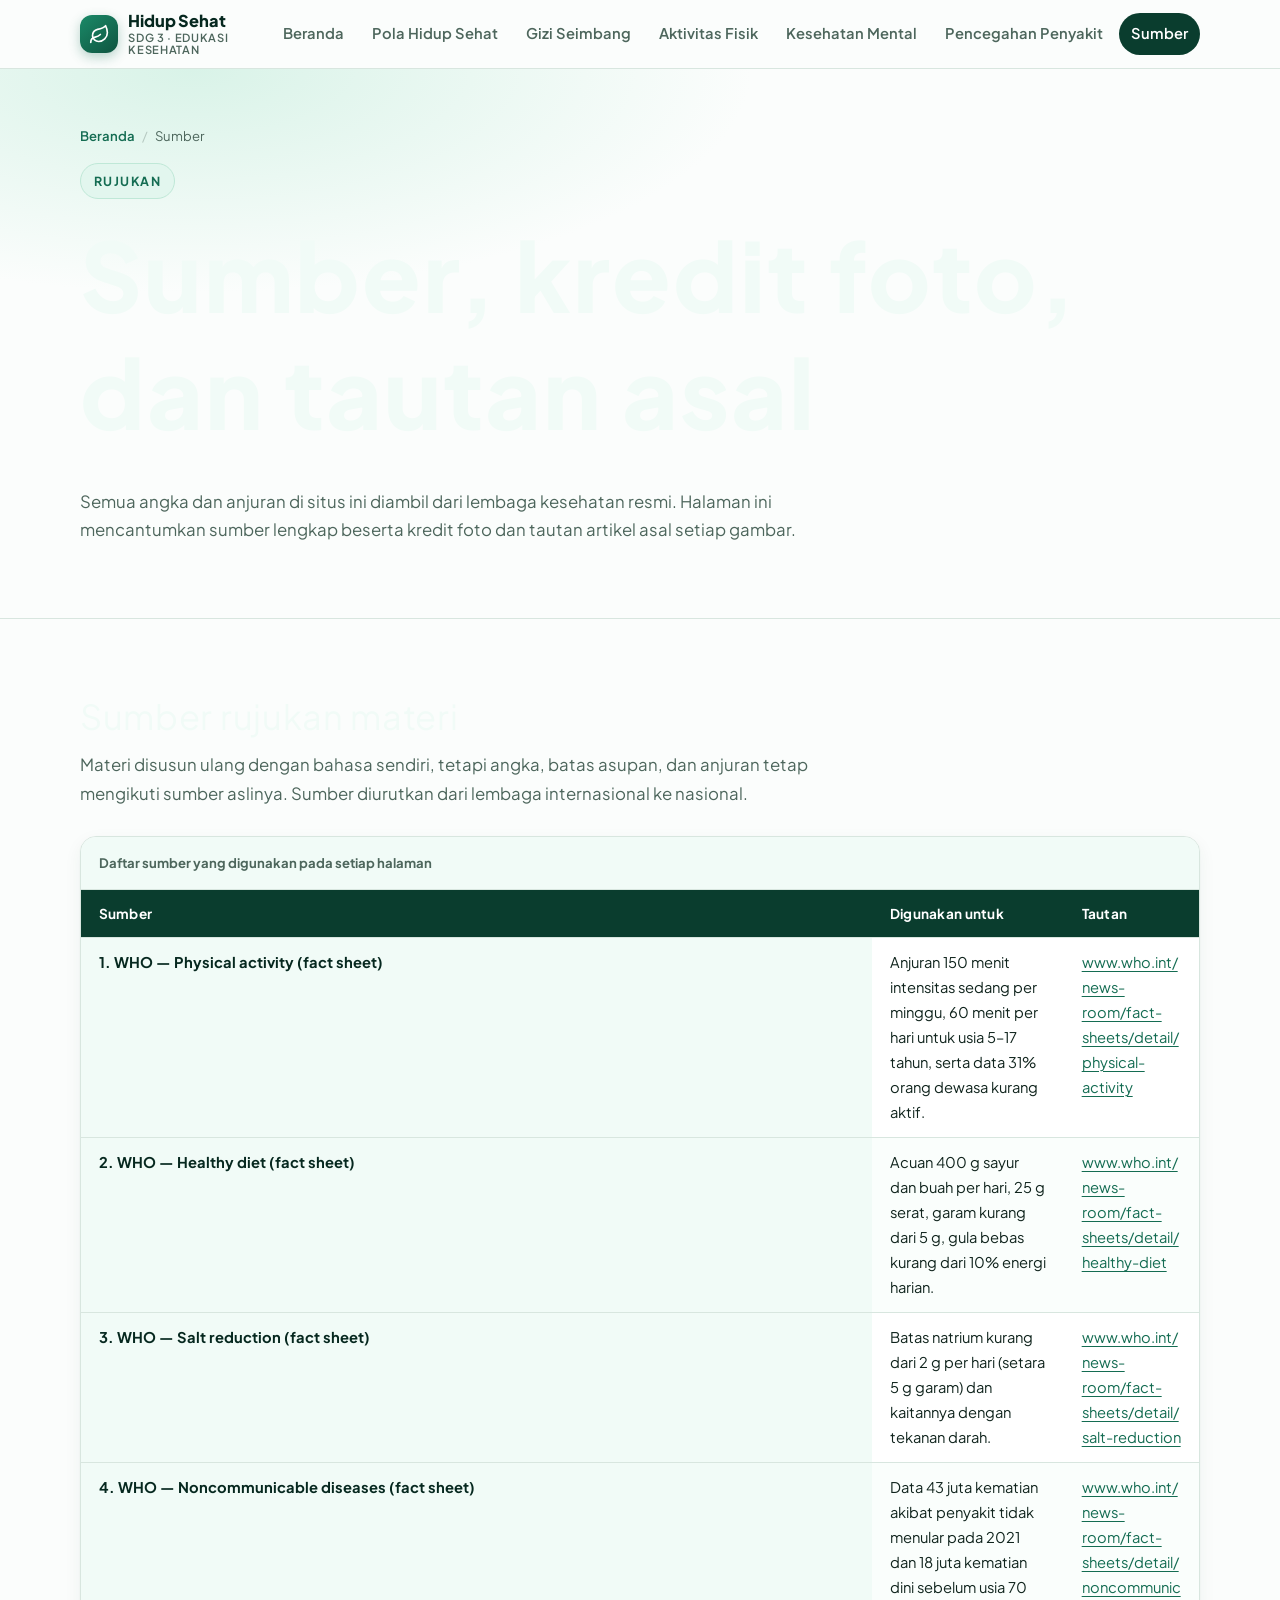
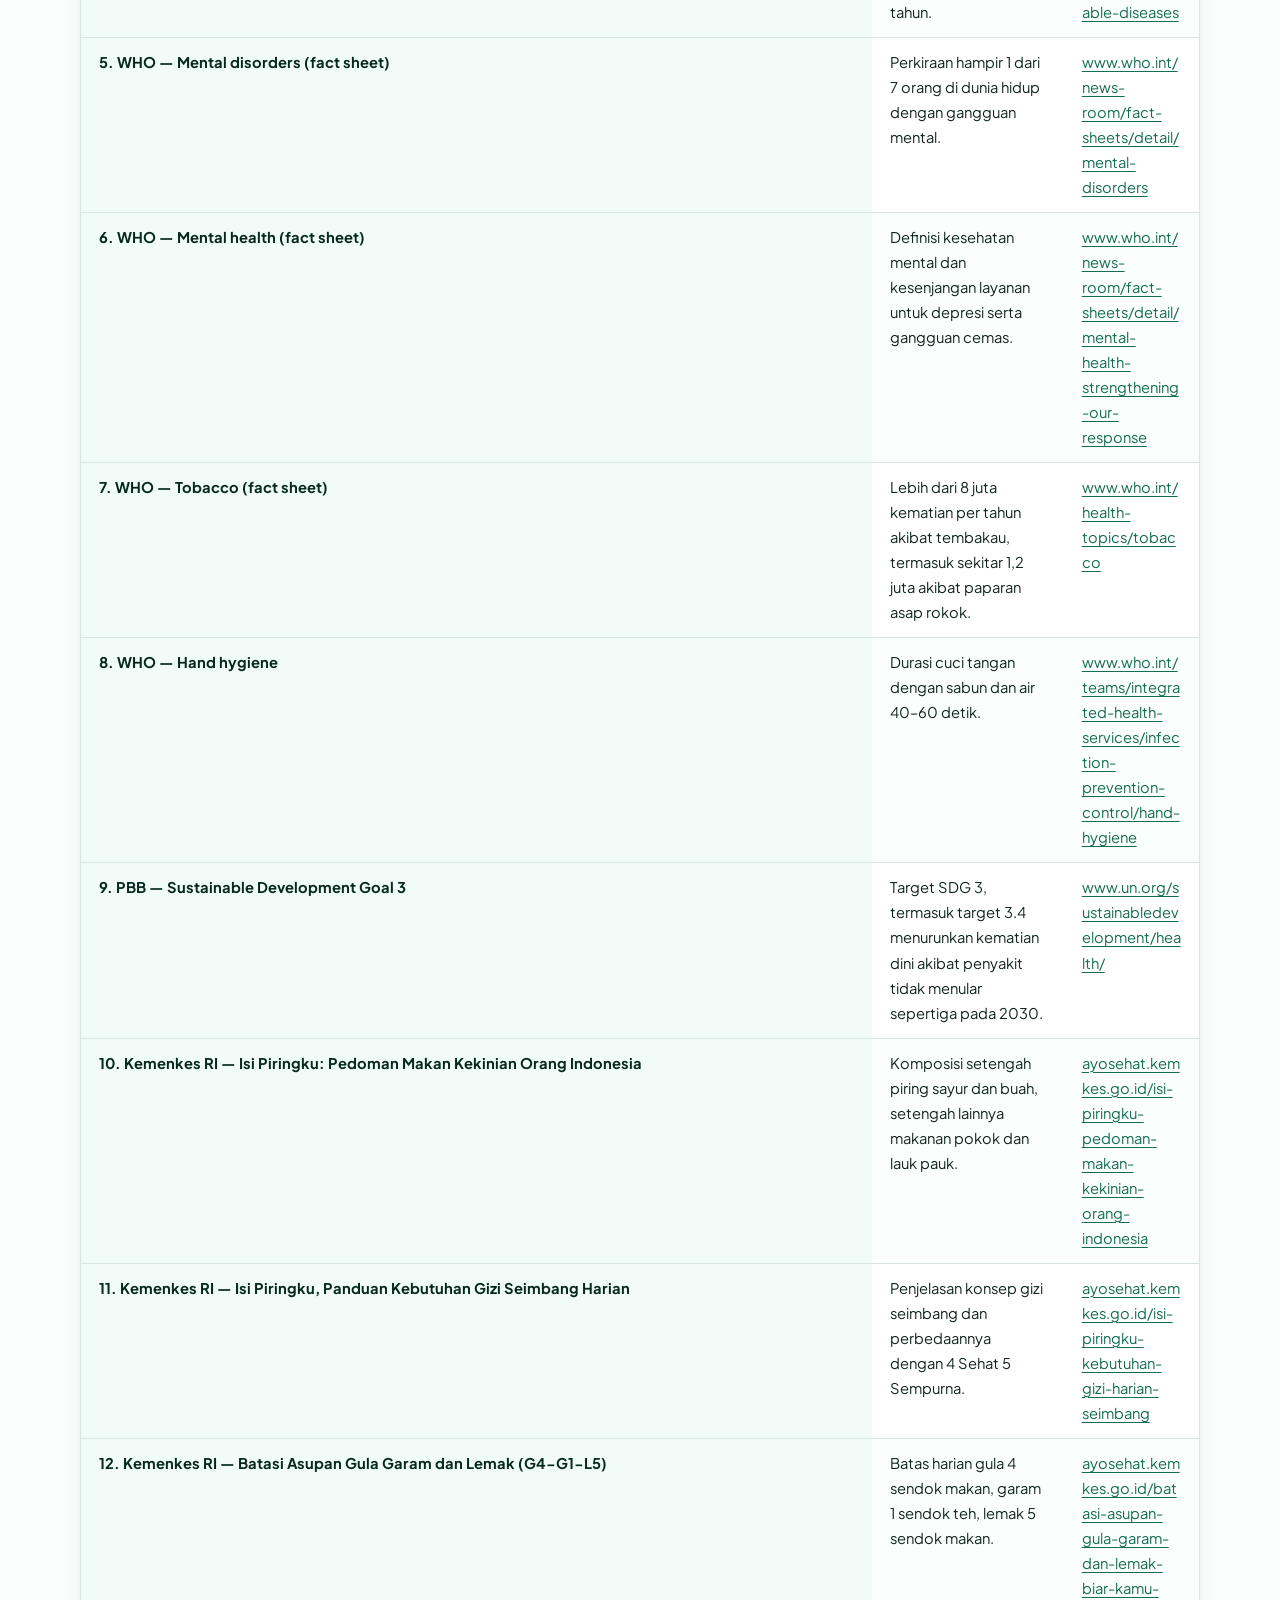
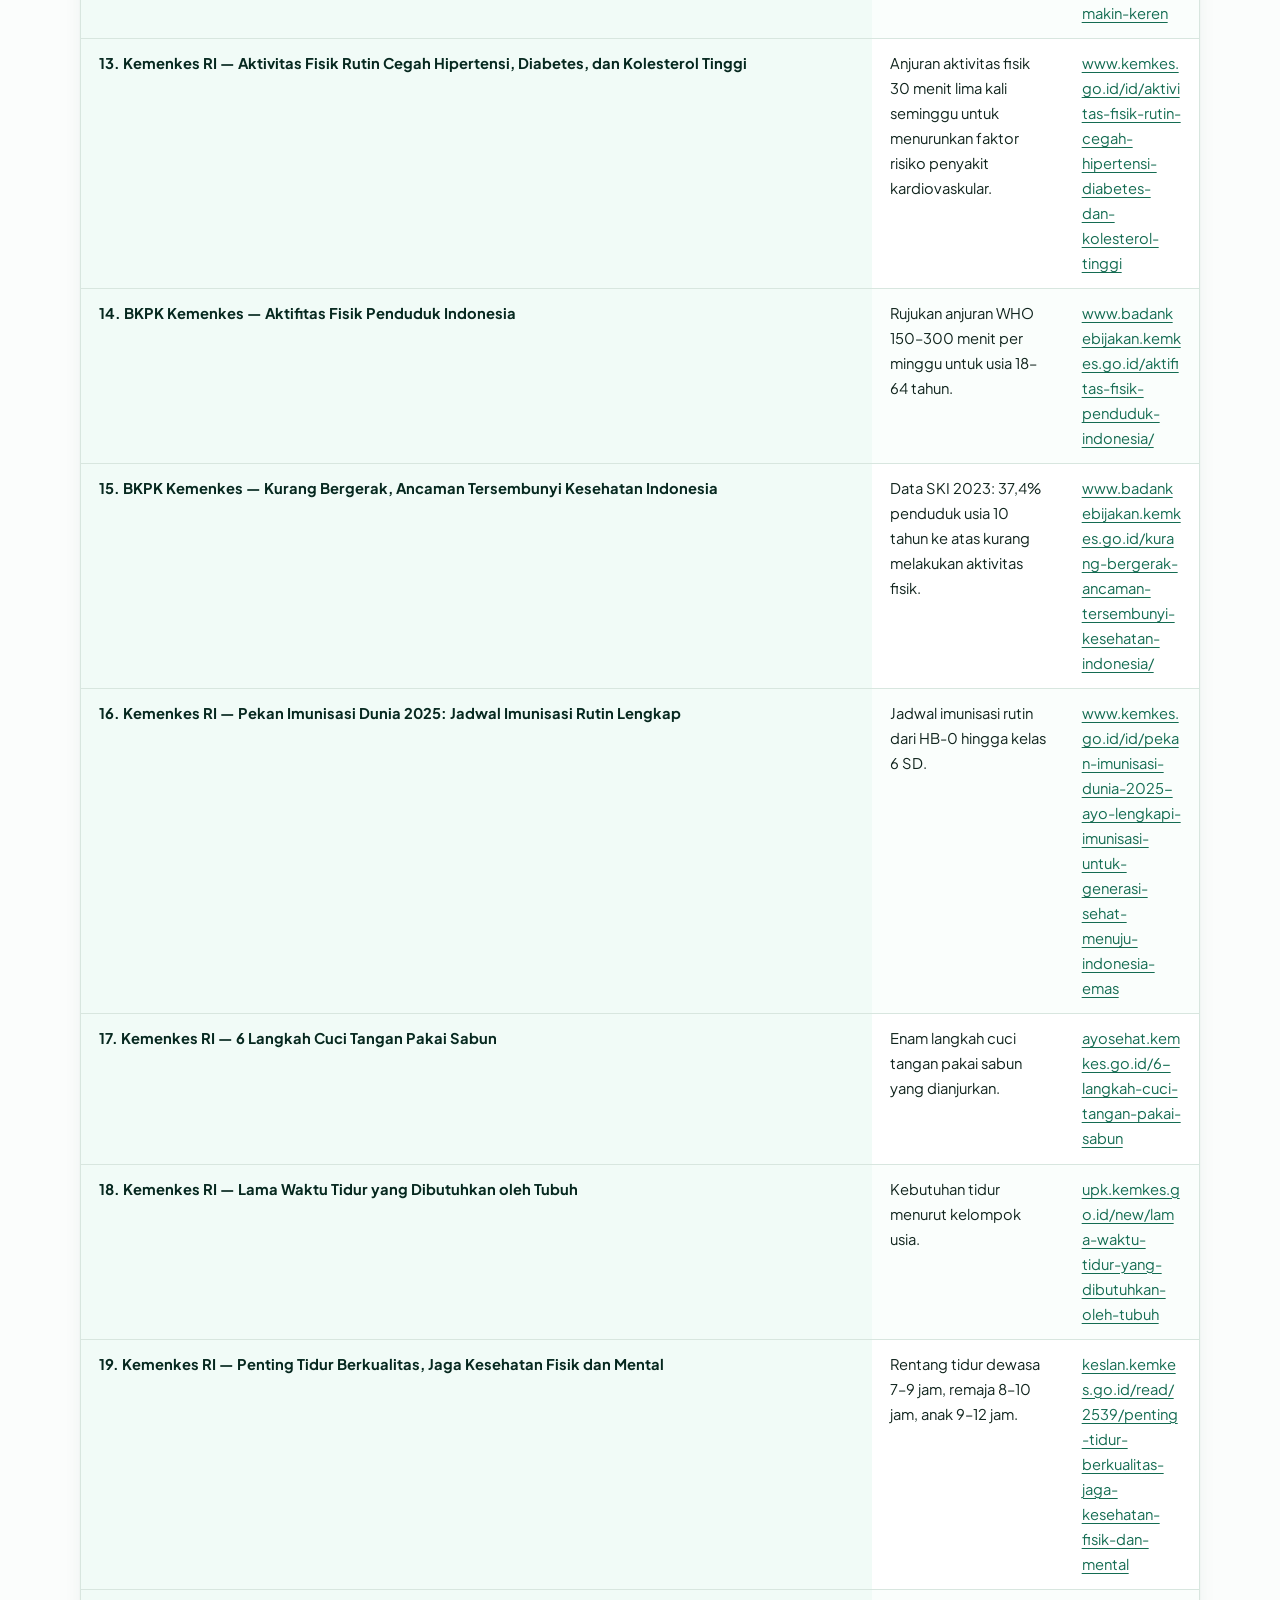
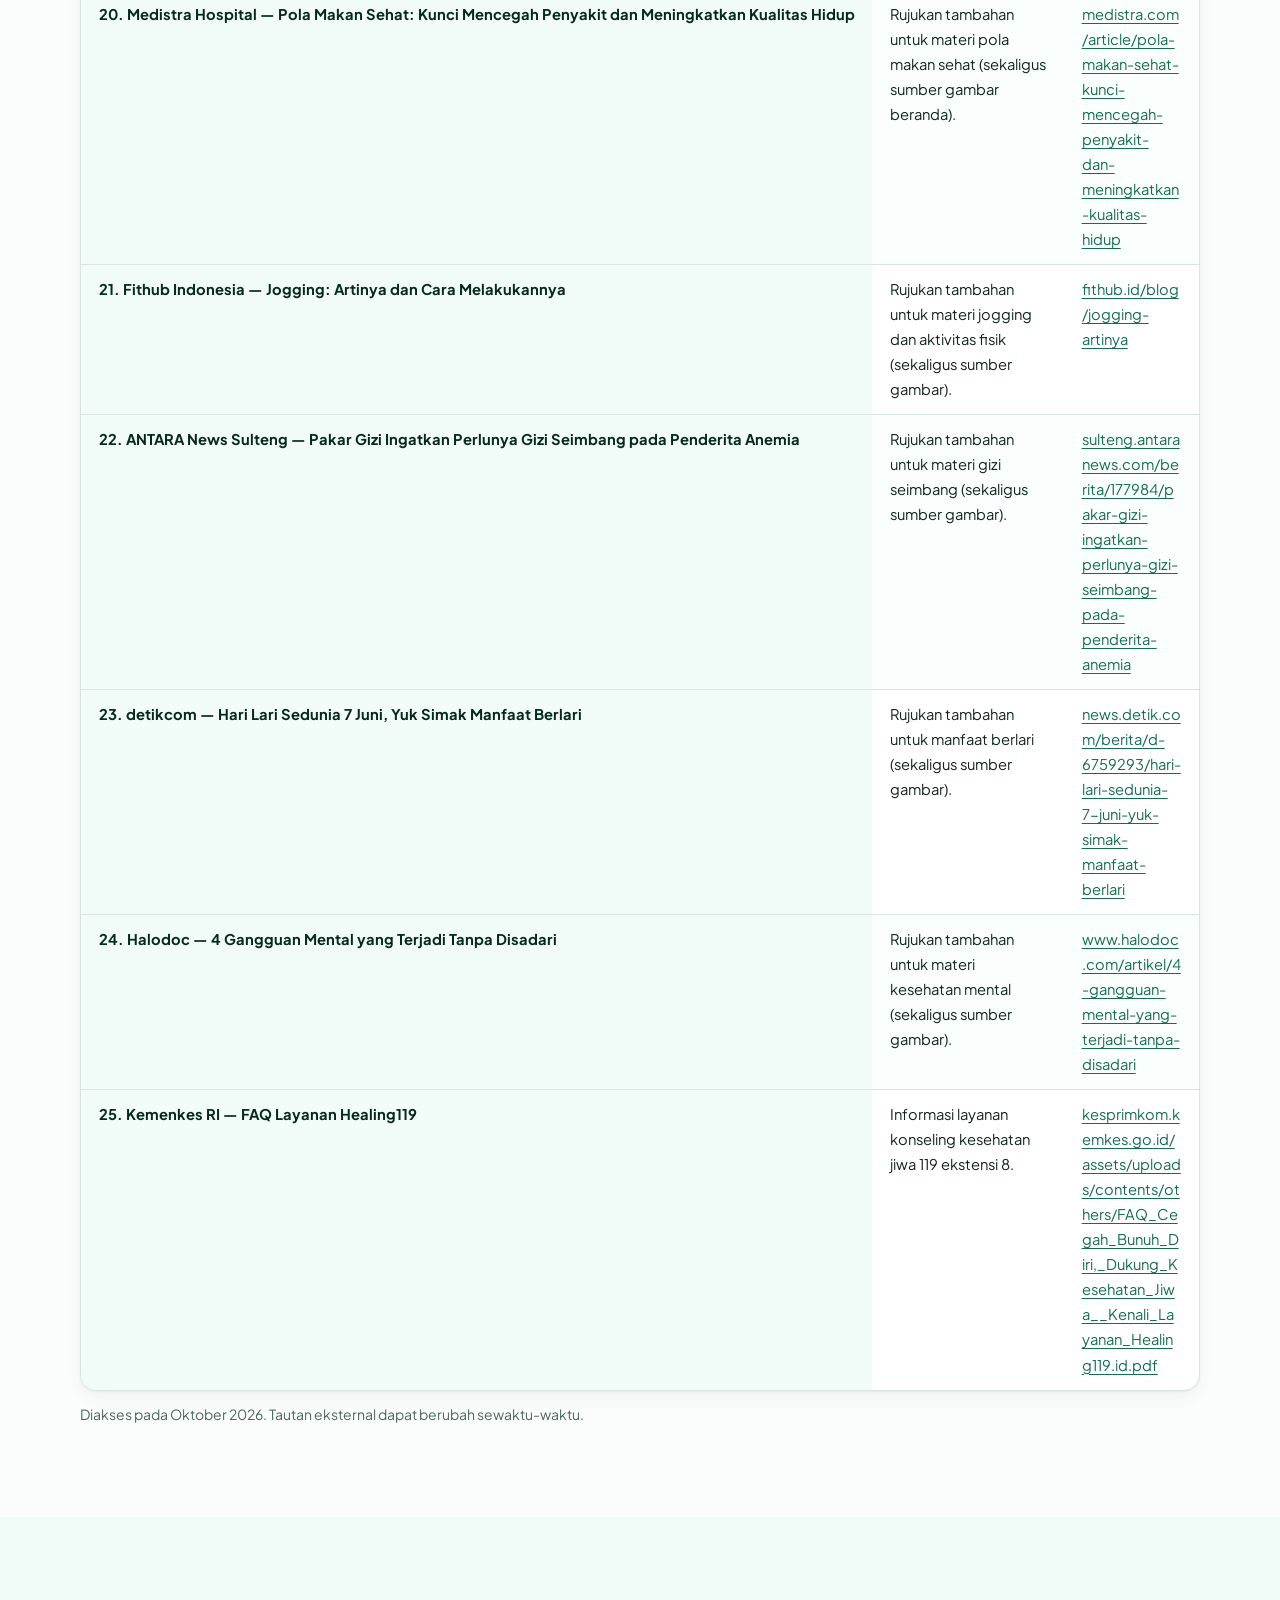
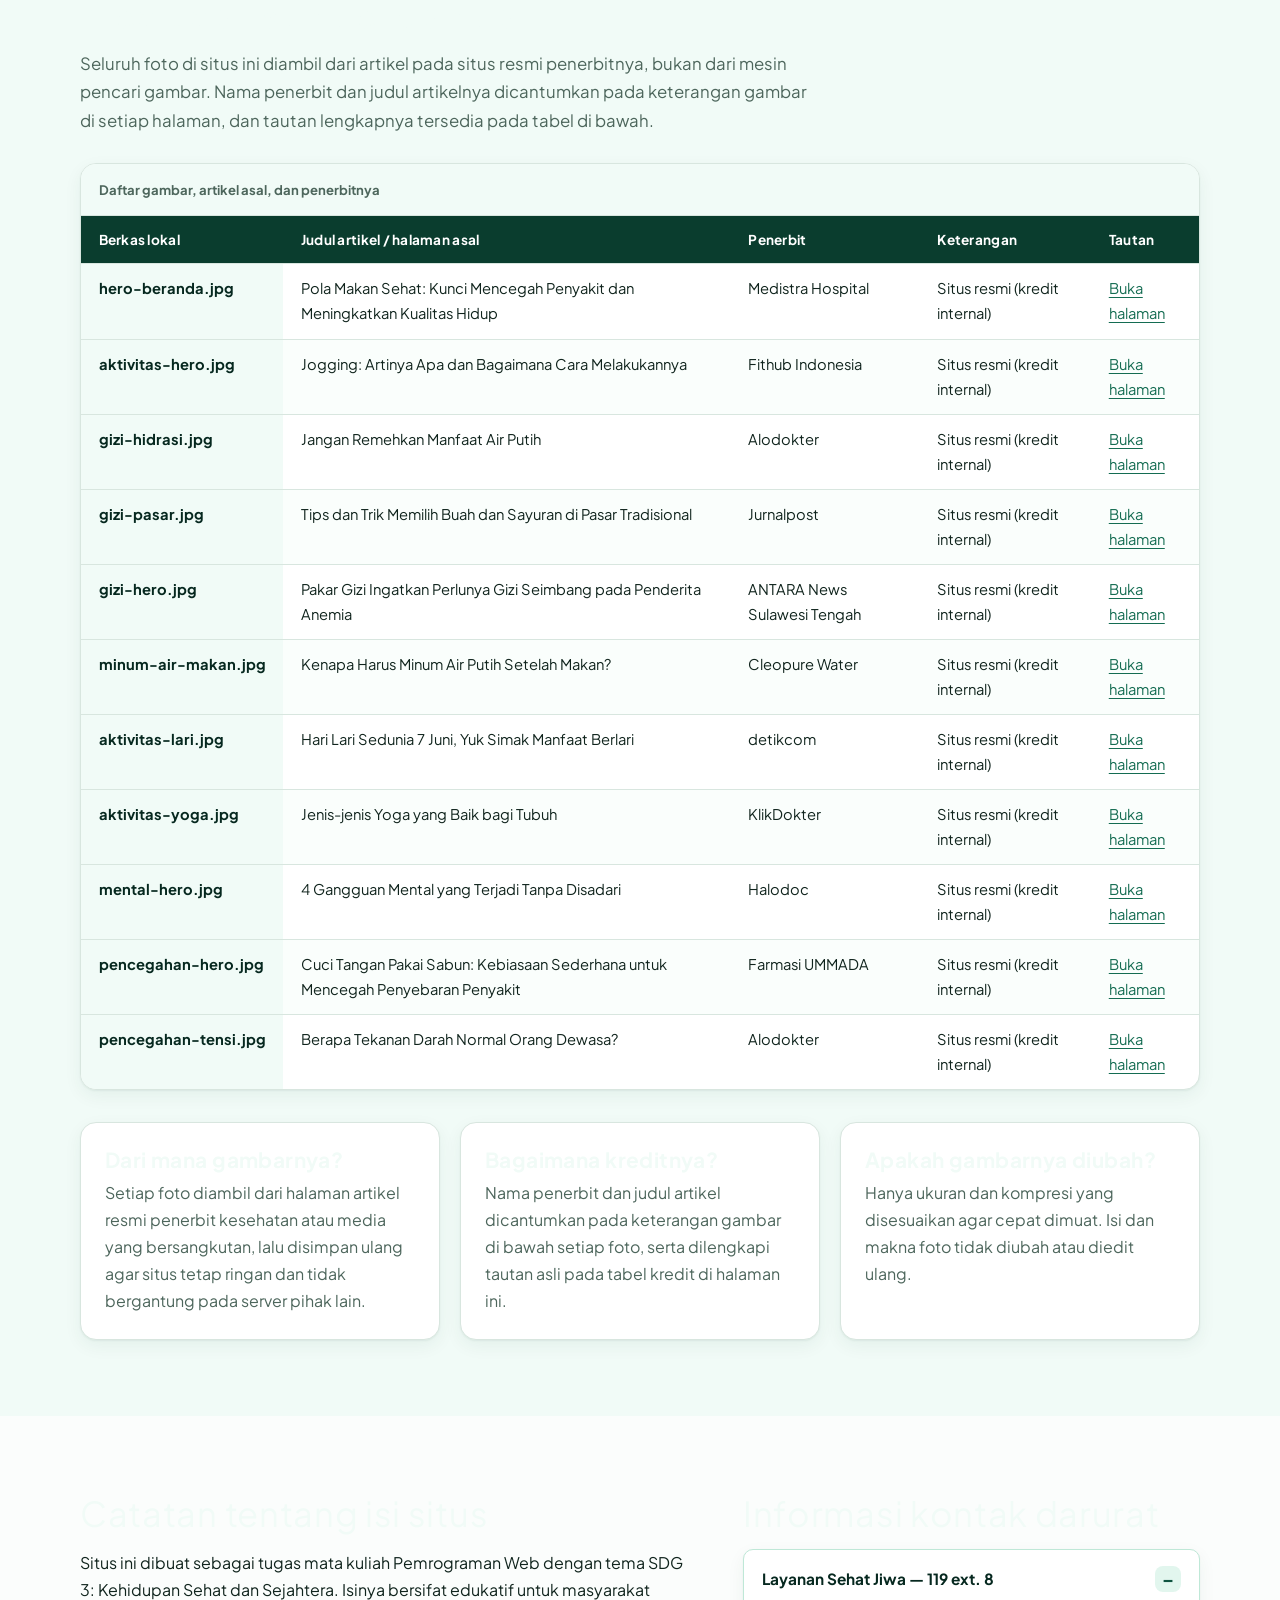
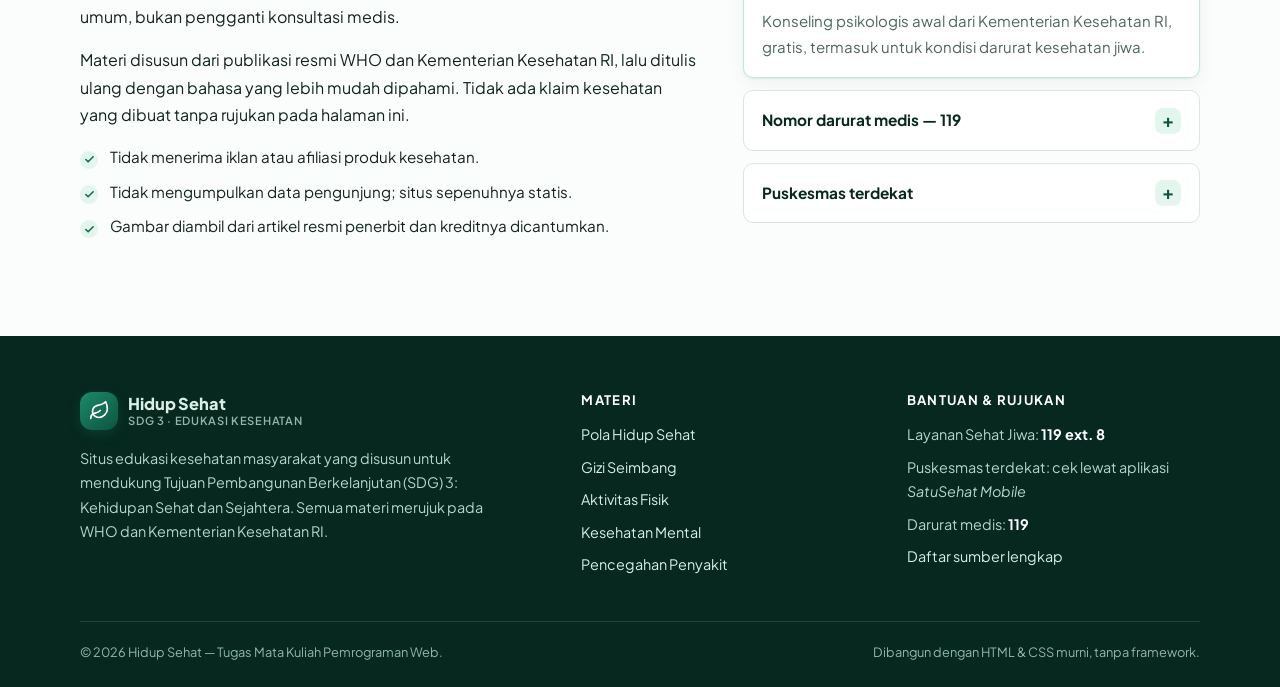
<file: sumber.html>
<!DOCTYPE html>
<html lang="id">
<head>
  <meta charset="utf-8">
  <meta name="viewport" content="width=device-width, initial-scale=1">
  <title>Sumber dan Kredit Foto — Hidup Sehat | SDG 3</title>
  <meta name="description" content="Daftar sumber rujukan WHO dan Kementerian Kesehatan RI beserta kredit foto dan tautan artikel asal setiap gambar.">
  <meta name="author" content="Kadek Lyradelia Pracili">
  <meta name="theme-color" content="#0a3d2e">
  <link rel="icon" href="assets/favicon.svg" type="image/svg+xml">
  <link rel="preconnect" href="https://fonts.googleapis.com">
  <link rel="preconnect" href="https://fonts.gstatic.com" crossorigin>
  <link href="https://fonts.googleapis.com/css2?family=Plus+Jakarta+Sans:wght@400;600;700;800&display=swap" rel="stylesheet">
  <link rel="stylesheet" href="css/style.css">
</head>
<body>
  <a class="skip-link" href="#konten-utama">Lewati ke konten utama</a>

  <header class="situs-header">
    <div class="container nav">
      <a class="logo" href="index.html">
        <span class="logo-mark"><svg viewBox="0 0 24 24" fill="none" stroke="currentColor" stroke-width="1.9" stroke-linecap="round" stroke-linejoin="round" aria-hidden="true"><path d="M11 20A7 7 0 0 1 9.8 6.1C15.5 5 17 4.48 19 2c1 2 2 4.18 2 8 0 5.5-4.78 10-10 10Z"/><path d="M2 21c0-3 1.85-5.36 5.08-6C9.5 14.52 12 13 13 12"/></svg></span>
        <span>Hidup Sehat<small>SDG 3 · Edukasi Kesehatan</small></span>
      </a>

      <button class="nav-toggle" type="button" aria-expanded="false" aria-controls="menu-utama">
        <svg viewBox="0 0 24 24" fill="none" stroke="currentColor" stroke-width="2" stroke-linecap="round" aria-hidden="true"><path d="M4 7h16M4 12h16M4 17h16"/></svg>
        Menu
      </button>

      <nav aria-label="Navigasi utama">
        <ul class="nav-menu" id="menu-utama">
        <li><a href="index.html">Beranda</a></li>
        <li><a href="pola-hidup-sehat.html">Pola Hidup Sehat</a></li>
        <li><a href="gizi-seimbang.html">Gizi Seimbang</a></li>
        <li><a href="aktivitas-fisik.html">Aktivitas Fisik</a></li>
        <li><a href="kesehatan-mental.html">Kesehatan Mental</a></li>
        <li><a href="pencegahan-penyakit.html">Pencegahan Penyakit</a></li>
        <li><a href="sumber.html" aria-current="page">Sumber</a></li>
        </ul>
      </nav>
    </div>
  </header>

  <main id="konten-utama">
    <section class="kepala-halaman">
      <div class="container">
        <ol class="remah">
          <li><a href="index.html">Beranda</a></li>
          <li>Sumber</li>
        </ol>
        <span class="eyebrow">Rujukan</span>
        <h1>Sumber, kredit foto, dan tautan asal</h1>
        <p class="pimpin">Semua angka dan anjuran di situs ini diambil dari lembaga kesehatan resmi. Halaman ini mencantumkan sumber lengkap beserta kredit foto dan tautan artikel asal setiap gambar.</p>
      </div>
    </section>

    <section class="bagian">
      <div class="container">
        <h2>Sumber rujukan materi</h2>
        <p class="pimpin">Materi disusun ulang dengan bahasa sendiri, tetapi angka,
        batas asupan, dan anjuran tetap mengikuti sumber aslinya. Sumber diurutkan
        dari lembaga internasional ke nasional.</p>

        <div class="tabel-bungkus" style="margin-top:1.75rem;">
          <table>
            <caption>Daftar sumber yang digunakan pada setiap halaman</caption>
            <thead>
              <tr>
                <th scope="col">Sumber</th>
                <th scope="col">Digunakan untuk</th>
                <th scope="col">Tautan</th>
              </tr>
            </thead>
            <tbody>
              <tr>
                <th scope="row">1. WHO — Physical activity (fact sheet)</th>
                <td data-label="Digunakan untuk">Anjuran 150 menit intensitas sedang per minggu, 60 menit per hari untuk usia 5–17 tahun, serta data 31% orang dewasa kurang aktif.</td>
                <td data-label="Tautan"><a href="https://www.who.int/news-room/fact-sheets/detail/physical-activity" target="_blank" rel="noopener noreferrer">www.who.int/news-room/fact-sheets/detail/physical-activity</a></td>
              </tr>
              <tr>
                <th scope="row">2. WHO — Healthy diet (fact sheet)</th>
                <td data-label="Digunakan untuk">Acuan 400 g sayur dan buah per hari, 25 g serat, garam kurang dari 5 g, gula bebas kurang dari 10% energi harian.</td>
                <td data-label="Tautan"><a href="https://www.who.int/news-room/fact-sheets/detail/healthy-diet" target="_blank" rel="noopener noreferrer">www.who.int/news-room/fact-sheets/detail/healthy-diet</a></td>
              </tr>
              <tr>
                <th scope="row">3. WHO — Salt reduction (fact sheet)</th>
                <td data-label="Digunakan untuk">Batas natrium kurang dari 2 g per hari (setara 5 g garam) dan kaitannya dengan tekanan darah.</td>
                <td data-label="Tautan"><a href="https://www.who.int/news-room/fact-sheets/detail/salt-reduction" target="_blank" rel="noopener noreferrer">www.who.int/news-room/fact-sheets/detail/salt-reduction</a></td>
              </tr>
              <tr>
                <th scope="row">4. WHO — Noncommunicable diseases (fact sheet)</th>
                <td data-label="Digunakan untuk">Data 43 juta kematian akibat penyakit tidak menular pada 2021 dan 18 juta kematian dini sebelum usia 70 tahun.</td>
                <td data-label="Tautan"><a href="https://www.who.int/news-room/fact-sheets/detail/noncommunicable-diseases" target="_blank" rel="noopener noreferrer">www.who.int/news-room/fact-sheets/detail/noncommunicable-diseases</a></td>
              </tr>
              <tr>
                <th scope="row">5. WHO — Mental disorders (fact sheet)</th>
                <td data-label="Digunakan untuk">Perkiraan hampir 1 dari 7 orang di dunia hidup dengan gangguan mental.</td>
                <td data-label="Tautan"><a href="https://www.who.int/news-room/fact-sheets/detail/mental-disorders" target="_blank" rel="noopener noreferrer">www.who.int/news-room/fact-sheets/detail/mental-disorders</a></td>
              </tr>
              <tr>
                <th scope="row">6. WHO — Mental health (fact sheet)</th>
                <td data-label="Digunakan untuk">Definisi kesehatan mental dan kesenjangan layanan untuk depresi serta gangguan cemas.</td>
                <td data-label="Tautan"><a href="https://www.who.int/news-room/fact-sheets/detail/mental-health-strengthening-our-response" target="_blank" rel="noopener noreferrer">www.who.int/news-room/fact-sheets/detail/mental-health-strengthening-our-response</a></td>
              </tr>
              <tr>
                <th scope="row">7. WHO — Tobacco (fact sheet)</th>
                <td data-label="Digunakan untuk">Lebih dari 8 juta kematian per tahun akibat tembakau, termasuk sekitar 1,2 juta akibat paparan asap rokok.</td>
                <td data-label="Tautan"><a href="https://www.who.int/health-topics/tobacco" target="_blank" rel="noopener noreferrer">www.who.int/health-topics/tobacco</a></td>
              </tr>
              <tr>
                <th scope="row">8. WHO — Hand hygiene</th>
                <td data-label="Digunakan untuk">Durasi cuci tangan dengan sabun dan air 40–60 detik.</td>
                <td data-label="Tautan"><a href="https://www.who.int/teams/integrated-health-services/infection-prevention-control/hand-hygiene" target="_blank" rel="noopener noreferrer">www.who.int/teams/integrated-health-services/infection-prevention-control/hand-hygiene</a></td>
              </tr>
              <tr>
                <th scope="row">9. PBB — Sustainable Development Goal 3</th>
                <td data-label="Digunakan untuk">Target SDG 3, termasuk target 3.4 menurunkan kematian dini akibat penyakit tidak menular sepertiga pada 2030.</td>
                <td data-label="Tautan"><a href="https://www.un.org/sustainabledevelopment/health/" target="_blank" rel="noopener noreferrer">www.un.org/sustainabledevelopment/health/</a></td>
              </tr>
              <tr>
                <th scope="row">10. Kemenkes RI — Isi Piringku: Pedoman Makan Kekinian Orang Indonesia</th>
                <td data-label="Digunakan untuk">Komposisi setengah piring sayur dan buah, setengah lainnya makanan pokok dan lauk pauk.</td>
                <td data-label="Tautan"><a href="https://ayosehat.kemkes.go.id/isi-piringku-pedoman-makan-kekinian-orang-indonesia" target="_blank" rel="noopener noreferrer">ayosehat.kemkes.go.id/isi-piringku-pedoman-makan-kekinian-orang-indonesia</a></td>
              </tr>
              <tr>
                <th scope="row">11. Kemenkes RI — Isi Piringku, Panduan Kebutuhan Gizi Seimbang Harian</th>
                <td data-label="Digunakan untuk">Penjelasan konsep gizi seimbang dan perbedaannya dengan 4 Sehat 5 Sempurna.</td>
                <td data-label="Tautan"><a href="https://ayosehat.kemkes.go.id/isi-piringku-kebutuhan-gizi-harian-seimbang" target="_blank" rel="noopener noreferrer">ayosehat.kemkes.go.id/isi-piringku-kebutuhan-gizi-harian-seimbang</a></td>
              </tr>
              <tr>
                <th scope="row">12. Kemenkes RI — Batasi Asupan Gula Garam dan Lemak (G4-G1-L5)</th>
                <td data-label="Digunakan untuk">Batas harian gula 4 sendok makan, garam 1 sendok teh, lemak 5 sendok makan.</td>
                <td data-label="Tautan"><a href="https://ayosehat.kemkes.go.id/batasi-asupan-gula-garam-dan-lemak-biar-kamu-makin-keren" target="_blank" rel="noopener noreferrer">ayosehat.kemkes.go.id/batasi-asupan-gula-garam-dan-lemak-biar-kamu-makin-keren</a></td>
              </tr>
              <tr>
                <th scope="row">13. Kemenkes RI — Aktivitas Fisik Rutin Cegah Hipertensi, Diabetes, dan Kolesterol Tinggi</th>
                <td data-label="Digunakan untuk">Anjuran aktivitas fisik 30 menit lima kali seminggu untuk menurunkan faktor risiko penyakit kardiovaskular.</td>
                <td data-label="Tautan"><a href="https://www.kemkes.go.id/id/aktivitas-fisik-rutin-cegah-hipertensi-diabetes-dan-kolesterol-tinggi" target="_blank" rel="noopener noreferrer">www.kemkes.go.id/id/aktivitas-fisik-rutin-cegah-hipertensi-diabetes-dan-kolesterol-tinggi</a></td>
              </tr>
              <tr>
                <th scope="row">14. BKPK Kemenkes — Aktifitas Fisik Penduduk Indonesia</th>
                <td data-label="Digunakan untuk">Rujukan anjuran WHO 150–300 menit per minggu untuk usia 18–64 tahun.</td>
                <td data-label="Tautan"><a href="https://www.badankebijakan.kemkes.go.id/aktifitas-fisik-penduduk-indonesia/" target="_blank" rel="noopener noreferrer">www.badankebijakan.kemkes.go.id/aktifitas-fisik-penduduk-indonesia/</a></td>
              </tr>
              <tr>
                <th scope="row">15. BKPK Kemenkes — Kurang Bergerak, Ancaman Tersembunyi Kesehatan Indonesia</th>
                <td data-label="Digunakan untuk">Data SKI 2023: 37,4% penduduk usia 10 tahun ke atas kurang melakukan aktivitas fisik.</td>
                <td data-label="Tautan"><a href="https://www.badankebijakan.kemkes.go.id/kurang-bergerak-ancaman-tersembunyi-kesehatan-indonesia/" target="_blank" rel="noopener noreferrer">www.badankebijakan.kemkes.go.id/kurang-bergerak-ancaman-tersembunyi-kesehatan-indonesia/</a></td>
              </tr>
              <tr>
                <th scope="row">16. Kemenkes RI — Pekan Imunisasi Dunia 2025: Jadwal Imunisasi Rutin Lengkap</th>
                <td data-label="Digunakan untuk">Jadwal imunisasi rutin dari HB-0 hingga kelas 6 SD.</td>
                <td data-label="Tautan"><a href="https://www.kemkes.go.id/id/pekan-imunisasi-dunia-2025-ayo-lengkapi-imunisasi-untuk-generasi-sehat-menuju-indonesia-emas" target="_blank" rel="noopener noreferrer">www.kemkes.go.id/id/pekan-imunisasi-dunia-2025-ayo-lengkapi-imunisasi-untuk-generasi-sehat-menuju-indonesia-emas</a></td>
              </tr>
              <tr>
                <th scope="row">17. Kemenkes RI — 6 Langkah Cuci Tangan Pakai Sabun</th>
                <td data-label="Digunakan untuk">Enam langkah cuci tangan pakai sabun yang dianjurkan.</td>
                <td data-label="Tautan"><a href="https://ayosehat.kemkes.go.id/6-langkah-cuci-tangan-pakai-sabun" target="_blank" rel="noopener noreferrer">ayosehat.kemkes.go.id/6-langkah-cuci-tangan-pakai-sabun</a></td>
              </tr>
              <tr>
                <th scope="row">18. Kemenkes RI — Lama Waktu Tidur yang Dibutuhkan oleh Tubuh</th>
                <td data-label="Digunakan untuk">Kebutuhan tidur menurut kelompok usia.</td>
                <td data-label="Tautan"><a href="https://upk.kemkes.go.id/new/lama-waktu-tidur-yang-dibutuhkan-oleh-tubuh" target="_blank" rel="noopener noreferrer">upk.kemkes.go.id/new/lama-waktu-tidur-yang-dibutuhkan-oleh-tubuh</a></td>
              </tr>
              <tr>
                <th scope="row">19. Kemenkes RI — Penting Tidur Berkualitas, Jaga Kesehatan Fisik dan Mental</th>
                <td data-label="Digunakan untuk">Rentang tidur dewasa 7–9 jam, remaja 8–10 jam, anak 9–12 jam.</td>
                <td data-label="Tautan"><a href="https://keslan.kemkes.go.id/read/2539/penting-tidur-berkualitas-jaga-kesehatan-fisik-dan-mental" target="_blank" rel="noopener noreferrer">keslan.kemkes.go.id/read/2539/penting-tidur-berkualitas-jaga-kesehatan-fisik-dan-mental</a></td>
              </tr>
              <tr>
                <th scope="row">20. Medistra Hospital — Pola Makan Sehat: Kunci Mencegah Penyakit dan Meningkatkan Kualitas Hidup</th>
                <td data-label="Digunakan untuk">Rujukan tambahan untuk materi pola makan sehat (sekaligus sumber gambar beranda).</td>
                <td data-label="Tautan"><a href="https://medistra.com/article/pola-makan-sehat-kunci-mencegah-penyakit-dan-meningkatkan-kualitas-hidup" target="_blank" rel="noopener noreferrer">medistra.com/article/pola-makan-sehat-kunci-mencegah-penyakit-dan-meningkatkan-kualitas-hidup</a></td>
              </tr>
              <tr>
                <th scope="row">21. Fithub Indonesia — Jogging: Artinya dan Cara Melakukannya</th>
                <td data-label="Digunakan untuk">Rujukan tambahan untuk materi jogging dan aktivitas fisik (sekaligus sumber gambar).</td>
                <td data-label="Tautan"><a href="https://fithub.id/blog/jogging-artinya" target="_blank" rel="noopener noreferrer">fithub.id/blog/jogging-artinya</a></td>
              </tr>
              <tr>
                <th scope="row">22. ANTARA News Sulteng — Pakar Gizi Ingatkan Perlunya Gizi Seimbang pada Penderita Anemia</th>
                <td data-label="Digunakan untuk">Rujukan tambahan untuk materi gizi seimbang (sekaligus sumber gambar).</td>
                <td data-label="Tautan"><a href="https://sulteng.antaranews.com/berita/177984/pakar-gizi-ingatkan-perlunya-gizi-seimbang-pada-penderita-anemia" target="_blank" rel="noopener noreferrer">sulteng.antaranews.com/berita/177984/pakar-gizi-ingatkan-perlunya-gizi-seimbang-pada-penderita-anemia</a></td>
              </tr>
              <tr>
                <th scope="row">23. detikcom — Hari Lari Sedunia 7 Juni, Yuk Simak Manfaat Berlari</th>
                <td data-label="Digunakan untuk">Rujukan tambahan untuk manfaat berlari (sekaligus sumber gambar).</td>
                <td data-label="Tautan"><a href="https://news.detik.com/berita/d-6759293/hari-lari-sedunia-7-juni-yuk-simak-manfaat-berlari" target="_blank" rel="noopener noreferrer">news.detik.com/berita/d-6759293/hari-lari-sedunia-7-juni-yuk-simak-manfaat-berlari</a></td>
              </tr>
              <tr>
                <th scope="row">24. Halodoc — 4 Gangguan Mental yang Terjadi Tanpa Disadari</th>
                <td data-label="Digunakan untuk">Rujukan tambahan untuk materi kesehatan mental (sekaligus sumber gambar).</td>
                <td data-label="Tautan"><a href="https://www.halodoc.com/artikel/4-gangguan-mental-yang-terjadi-tanpa-disadari" target="_blank" rel="noopener noreferrer">www.halodoc.com/artikel/4-gangguan-mental-yang-terjadi-tanpa-disadari</a></td>
              </tr>
              <tr>
                <th scope="row">25. Kemenkes RI — FAQ Layanan Healing119</th>
                <td data-label="Digunakan untuk">Informasi layanan konseling kesehatan jiwa 119 ekstensi 8.</td>
                <td data-label="Tautan"><a href="https://kesprimkom.kemkes.go.id/assets/uploads/contents/others/FAQ_Cegah_Bunuh_Diri,_Dukung_Kesehatan_Jiwa__Kenali_Layanan_Healing119.id.pdf" target="_blank" rel="noopener noreferrer">kesprimkom.kemkes.go.id/assets/uploads/contents/others/FAQ_Cegah_Bunuh_Diri,_Dukung_Kesehatan_Jiwa__Kenali_Layanan_Healing119.id.pdf</a></td>
              </tr>
            </tbody>
          </table>
        </div>
        <p class="kecil polos" style="margin-top:.75rem;">
          Diakses pada Oktober 2026. Tautan eksternal dapat berubah sewaktu-waktu.
        </p>
      </div>
    </section>

    <section class="bagian bagian-alt">
      <div class="container">
        <h2>Kredit dan sumber gambar</h2>
        <p class="pimpin">Seluruh foto di situs ini diambil dari artikel pada situs
        resmi penerbitnya, bukan dari mesin pencari gambar. Nama penerbit dan judul
        artikelnya dicantumkan pada keterangan gambar di setiap halaman, dan
        tautan lengkapnya tersedia pada tabel di bawah.</p>

        <div class="tabel-bungkus" style="margin-top:1.75rem;">
          <table>
            <caption>Daftar gambar, artikel asal, dan penerbitnya</caption>
            <thead>
              <tr>
                <th scope="col">Berkas lokal</th>
                <th scope="col">Judul artikel / halaman asal</th>
                <th scope="col">Penerbit</th>
                <th scope="col">Keterangan</th>
                <th scope="col">Tautan</th>
              </tr>
            </thead>
            <tbody>
              <tr>
                <th scope="row">hero-beranda.jpg</th>
                <td data-label="Judul artikel / halaman asal">Pola Makan Sehat: Kunci Mencegah Penyakit dan Meningkatkan Kualitas Hidup</td>
                <td data-label="Penerbit">Medistra Hospital</td>
                <td data-label="Keterangan">Situs resmi (kredit internal)</td>
                <td data-label="Tautan"><a href="https://medistra.com/article/pola-makan-sehat-kunci-mencegah-penyakit-dan-meningkatkan-kualitas-hidup" target="_blank" rel="noopener noreferrer">Buka halaman</a></td>
              </tr>
              <tr>
                <th scope="row">aktivitas-hero.jpg</th>
                <td data-label="Judul artikel / halaman asal">Jogging: Artinya Apa dan Bagaimana Cara Melakukannya</td>
                <td data-label="Penerbit">Fithub Indonesia</td>
                <td data-label="Keterangan">Situs resmi (kredit internal)</td>
                <td data-label="Tautan"><a href="https://fithub.id/blog/jogging-artinya" target="_blank" rel="noopener noreferrer">Buka halaman</a></td>
              </tr>
              <tr>
                <th scope="row">gizi-hidrasi.jpg</th>
                <td data-label="Judul artikel / halaman asal">Jangan Remehkan Manfaat Air Putih</td>
                <td data-label="Penerbit">Alodokter</td>
                <td data-label="Keterangan">Situs resmi (kredit internal)</td>
                <td data-label="Tautan"><a href="https://www.alodokter.com/jangan-remehkan-manfaat-air-putih" target="_blank" rel="noopener noreferrer">Buka halaman</a></td>
              </tr>
              <tr>
                <th scope="row">gizi-pasar.jpg</th>
                <td data-label="Judul artikel / halaman asal">Tips dan Trik Memilih Buah dan Sayuran di Pasar Tradisional</td>
                <td data-label="Penerbit">Jurnalpost</td>
                <td data-label="Keterangan">Situs resmi (kredit internal)</td>
                <td data-label="Tautan"><a href="https://jurnalpost.com/tips-dan-trik-memilih-buah-dan-sayuran-di-pasar-tradisional/89125/" target="_blank" rel="noopener noreferrer">Buka halaman</a></td>
              </tr>
              <tr>
                <th scope="row">gizi-hero.jpg</th>
                <td data-label="Judul artikel / halaman asal">Pakar Gizi Ingatkan Perlunya Gizi Seimbang pada Penderita Anemia</td>
                <td data-label="Penerbit">ANTARA News Sulawesi Tengah</td>
                <td data-label="Keterangan">Situs resmi (kredit internal)</td>
                <td data-label="Tautan"><a href="https://sulteng.antaranews.com/berita/177984/pakar-gizi-ingatkan-perlunya-gizi-seimbang-pada-penderita-anemia" target="_blank" rel="noopener noreferrer">Buka halaman</a></td>
              </tr>
              <tr>
                <th scope="row">minum-air-makan.jpg</th>
                <td data-label="Judul artikel / halaman asal">Kenapa Harus Minum Air Putih Setelah Makan?</td>
                <td data-label="Penerbit">Cleopure Water</td>
                <td data-label="Keterangan">Situs resmi (kredit internal)</td>
                <td data-label="Tautan"><a href="https://cleopurewater.com/blog/kesehatan/kenapa-harus-minum-air-putih-setelah-makan/" target="_blank" rel="noopener noreferrer">Buka halaman</a></td>
              </tr>
              <tr>
                <th scope="row">aktivitas-lari.jpg</th>
                <td data-label="Judul artikel / halaman asal">Hari Lari Sedunia 7 Juni, Yuk Simak Manfaat Berlari</td>
                <td data-label="Penerbit">detikcom</td>
                <td data-label="Keterangan">Situs resmi (kredit internal)</td>
                <td data-label="Tautan"><a href="https://news.detik.com/berita/d-6759293/hari-lari-sedunia-7-juni-yuk-simak-manfaat-berlari" target="_blank" rel="noopener noreferrer">Buka halaman</a></td>
              </tr>
              <tr>
                <th scope="row">aktivitas-yoga.jpg</th>
                <td data-label="Judul artikel / halaman asal">Jenis-jenis Yoga yang Baik bagi Tubuh</td>
                <td data-label="Penerbit">KlikDokter</td>
                <td data-label="Keterangan">Situs resmi (kredit internal)</td>
                <td data-label="Tautan"><a href="https://www.klikdokter.com/gaya-hidup/sehat-bugar/jenis-jenis-yoga-yang-baik-bagi-tubuh" target="_blank" rel="noopener noreferrer">Buka halaman</a></td>
              </tr>
              <tr>
                <th scope="row">mental-hero.jpg</th>
                <td data-label="Judul artikel / halaman asal">4 Gangguan Mental yang Terjadi Tanpa Disadari</td>
                <td data-label="Penerbit">Halodoc</td>
                <td data-label="Keterangan">Situs resmi (kredit internal)</td>
                <td data-label="Tautan"><a href="https://www.halodoc.com/artikel/4-gangguan-mental-yang-terjadi-tanpa-disadari" target="_blank" rel="noopener noreferrer">Buka halaman</a></td>
              </tr>
              <tr>
                <th scope="row">pencegahan-hero.jpg</th>
                <td data-label="Judul artikel / halaman asal">Cuci Tangan Pakai Sabun: Kebiasaan Sederhana untuk Mencegah Penyebaran Penyakit</td>
                <td data-label="Penerbit">Farmasi UMMADA</td>
                <td data-label="Keterangan">Situs resmi (kredit internal)</td>
                <td data-label="Tautan"><a href="https://farmasi.ummada.ac.id/2026/08/10/cuci-tangan-pakai-sabun-kebiasaan-sederhana-untuk-mencegah-penyebaran-penyakit/" target="_blank" rel="noopener noreferrer">Buka halaman</a></td>
              </tr>
              <tr>
                <th scope="row">pencegahan-tensi.jpg</th>
                <td data-label="Judul artikel / halaman asal">Berapa Tekanan Darah Normal Orang Dewasa?</td>
                <td data-label="Penerbit">Alodokter</td>
                <td data-label="Keterangan">Situs resmi (kredit internal)</td>
                <td data-label="Tautan"><a href="https://www.alodokter.com/berapa-tekanan-darah-normal-orang-dewasa" target="_blank" rel="noopener noreferrer">Buka halaman</a></td>
              </tr>
            </tbody>
          </table>
        </div>

        <div class="grid grid-3" style="margin-top:2rem;">
          <article class="kartu">
            <h3>Dari mana gambarnya?</h3>
            <p class="polos">Setiap foto diambil dari halaman artikel resmi penerbit
            kesehatan atau media yang bersangkutan, lalu disimpan ulang agar situs
            tetap ringan dan tidak bergantung pada server pihak lain.</p>
          </article>
          <article class="kartu">
            <h3>Bagaimana kreditnya?</h3>
            <p class="polos">Nama penerbit dan judul artikel dicantumkan pada
            keterangan gambar di bawah setiap foto, serta dilengkapi tautan asli
            pada tabel kredit di halaman ini.</p>
          </article>
          <article class="kartu">
            <h3>Apakah gambarnya diubah?</h3>
            <p class="polos">Hanya ukuran dan kompresi yang disesuaikan agar cepat
            dimuat. Isi dan makna foto tidak diubah atau diedit ulang.</p>
          </article>
        </div>
      </div>
    </section>

    <section class="bagian">
      <div class="container">
        <div class="dua-kolom">
          <div>
            <h2>Catatan tentang isi situs</h2>
            <p>
              Situs ini dibuat sebagai tugas mata kuliah Pemrograman Web dengan tema
              SDG 3: Kehidupan Sehat dan Sejahtera. Isinya bersifat edukatif untuk
              masyarakat umum, bukan pengganti konsultasi medis.
            </p>
            <p>
              Materi disusun dari publikasi resmi WHO dan Kementerian Kesehatan RI,
              lalu ditulis ulang dengan bahasa yang lebih mudah dipahami. Tidak ada
              klaim kesehatan yang dibuat tanpa rujukan pada halaman ini.
            </p>
            <ul class="cek">
              <li>Tidak menerima iklan atau afiliasi produk kesehatan.</li>
              <li>Tidak mengumpulkan data pengunjung; situs sepenuhnya statis.</li>
              <li>Gambar diambil dari artikel resmi penerbit dan kreditnya dicantumkan.</li>
            </ul>
          </div>
          <div>
            <h2>Informasi kontak darurat</h2>
            <div class="faq">
              <details open>
                <summary>Layanan Sehat Jiwa — 119 ext. 8</summary>
                <div class="detail-isi"><p>Konseling psikologis awal dari
                Kementerian Kesehatan RI, gratis, termasuk untuk kondisi darurat
                kesehatan jiwa.</p></div>
              </details>
              <details>
                <summary>Nomor darurat medis — 119</summary>
                <div class="detail-isi"><p>Layanan gawat darurat kesehatan yang
                terhubung dengan rumah sakit dan ambulans di berbagai daerah.</p></div>
              </details>
              <details>
                <summary>Puskesmas terdekat</summary>
                <div class="detail-isi"><p>Untuk keluhan umum, imunisasi, pemeriksaan
                tekanan darah, dan rujukan. Lokasi dapat dicari lewat aplikasi
                SatuSehat Mobile.</p></div>
              </details>
            </div>
          </div>
        </div>
      </div>
    </section>

  </main>

  <footer class="situs-footer">
    <div class="container">
      <div class="footer-grid">
        <div>
          <a class="logo footer-logo" href="index.html">
            <span class="logo-mark"><svg viewBox="0 0 24 24" fill="none" stroke="currentColor" stroke-width="1.9" stroke-linecap="round" stroke-linejoin="round" aria-hidden="true"><path d="M11 20A7 7 0 0 1 9.8 6.1C15.5 5 17 4.48 19 2c1 2 2 4.18 2 8 0 5.5-4.78 10-10 10Z"/><path d="M2 21c0-3 1.85-5.36 5.08-6C9.5 14.52 12 13 13 12"/></svg></span>
            <span>Hidup Sehat<small>SDG 3 · Edukasi Kesehatan</small></span>
          </a>
          <p style="margin-top:1rem;max-width:38ch;">
            Situs edukasi kesehatan masyarakat yang disusun untuk mendukung
            Tujuan Pembangunan Berkelanjutan (SDG) 3: Kehidupan Sehat dan
            Sejahtera. Semua materi merujuk pada WHO dan Kementerian Kesehatan RI.
          </p>
        </div>
        <div>
          <h3>Materi</h3>
          <ul>
            <li><a href="pola-hidup-sehat.html">Pola Hidup Sehat</a></li>
            <li><a href="gizi-seimbang.html">Gizi Seimbang</a></li>
            <li><a href="aktivitas-fisik.html">Aktivitas Fisik</a></li>
            <li><a href="kesehatan-mental.html">Kesehatan Mental</a></li>
            <li><a href="pencegahan-penyakit.html">Pencegahan Penyakit</a></li>
          </ul>
        </div>
        <div>
          <h3>Bantuan &amp; Rujukan</h3>
          <ul>
            <li>Layanan Sehat Jiwa: <strong style="color:#fff;">119 ext. 8</strong></li>
            <li>Puskesmas terdekat: cek lewat aplikasi <em>SatuSehat Mobile</em></li>
            <li>Darurat medis: <strong style="color:#fff;">119</strong></li>
            <li><a href="sumber.html">Daftar sumber lengkap</a></li>
          </ul>
        </div>
      </div>
      <div class="footer-bawah">
        <span>&copy; 2026 Hidup Sehat — Tugas Mata Kuliah Pemrograman Web.</span>
        <span>Dibangun dengan HTML &amp; CSS murni, tanpa framework.</span>
      </div>
    </div>
  </footer>

  <script src="js/main.js"></script>
</body>
</html>
</file>
<file: css/style.css>
/* ==========================================================================
   SDG 3 — Hidup Sehat | Edukasi Kesehatan Masyarakat
   style.css — satu-satunya stylesheet untuk seluruh halaman
   Dibuat dengan CSS murni (tanpa framework). Mobile-first, responsive.
   ========================================================================== */

/* ---------- 1. Variabel warna & ukuran ---------- */
:root {
  --hijau-950: #06281f;
  --hijau-900: #0a3d2e;
  --hijau-800: #0f5440;
  --hijau-700: #146c52;
  --hijau-600: #1a8a68;
  --hijau-500: #22a97e;
  --hijau-200: #bfe8d7;
  --hijau-100: #e2f6ee;
  --hijau-50:  #f1fbf7;

  --kuning:    #f5b301;
  --kuning-muda: #fff4d6;
  --merah:     #c2410c;

  --teks:      #10241d;
  --teks-lembut: #4d665c;
  --garis:     #d8e6df;
  --putih:     #ffffff;
  --bg:        #fbfdfc;

  --radius-sm: 10px;
  --radius:    16px;
  --radius-lg: 26px;

  --bayang-1: 0 1px 2px rgba(10, 61, 46, .06), 0 6px 18px rgba(10, 61, 46, .06);
  --bayang-2: 0 10px 30px rgba(10, 61, 46, .12);

  --lebar: 1120px;
  --transisi: 180ms ease;

  --font: "Plus Jakarta Sans", system-ui, -apple-system, "Segoe UI", Roboto,
          "Helvetica Neue", Arial, sans-serif;
}

/* ---------- 2. Reset ringan ---------- */
*,
*::before,
*::after { box-sizing: border-box; }

html { scroll-behavior: smooth; }

body {
  margin: 0;
  font-family: var(--font);
  font-size: 1rem;
  line-height: 1.7;
  color: var(--teks);
  background: var(--bg);
  -webkit-font-smoothing: antialiased;
}

img,
svg { display: block; max-width: 100%; }

img { height: auto; }

a { color: var(--hijau-700); text-decoration-thickness: 1px; text-underline-offset: 3px; }
a:hover { color: var(--hijau-900); }

h1, h2, h3, h4 {
  line-height: 1.22;
  margin: 0 0 .4em;
  color: var(--hijau-50);
  letter-spacing: 0.02em;
  text-wrap: balance;
}

h1 { font-size: clamp(6rem, 6rem + 6vw, 6rem); font-weight: 800; }
h2 { font-size: clamp(1.5rem, 1.15rem + 1.5vw, 2.15rem); font-weight: 400; }
h3 { font-size: clamp(1.1rem, 1rem + .5vw, 1.3rem); font-weight: 700; }
h4 { font-size: 1rem; font-weight: 700; }

p { margin: 0 0 1em; }

ul, ol { margin: 0 0 1em; padding-left: 1.25em; }
li { margin-bottom: .45em; }

/* ---------- 3. Utilitas ---------- */
.container {
  width: min(100% - 2.5rem, var(--lebar));
  margin-inline: auto;
}

.container-sempit { width: min(100% - 2.5rem, 760px); margin-inline: auto; }

.bagian { padding: clamp(3rem, 6vw, 5.5rem) 0; }
.bagian-alt { background: var(--hijau-50); }

.tengah { text-align: center; }

/* teks untuk pembaca layar saja (tetap ada untuk struktur heading) */
.sr-only {
  position: absolute;
  width: 1px;
  height: 1px;
  padding: 0;
  margin: -1px;
  overflow: hidden;
  clip: rect(0, 0, 0, 0);
  white-space: nowrap;
  border: 0;
}

.eyebrow {
  display: inline-flex;
  align-items: center;
  gap: .5rem;
  font-size: .78rem;
  font-weight: 700;
  letter-spacing: .12em;
  text-transform: uppercase;
  color: var(--hijau-700);
  background: var(--hijau-100);
  border: 1px solid var(--hijau-200);
  padding: .4rem .8rem;
  border-radius: 999px;
  margin-bottom: 1rem;
}

.pimpin { max-width: 62ch; color: var(--teks-lembut); font-size: 1.05rem; }
.tengah .pimpin { margin-inline: auto; }

.polos { color: var(--teks-lembut); }
.kecil { font-size: .875rem; }

/* tautan lewati navigasi untuk pengguna keyboard */
.skip-link {
  position: absolute;
  left: -9999px;
  top: 0;
  background: var(--hijau-900);
  color: #fff;
  padding: .75rem 1.25rem;
  border-radius: 0 0 var(--radius-sm) 0;
  z-index: 200;
  font-weight: 600;
}
.skip-link:focus { left: 0; color: #fff; }

:focus-visible {
  outline: 3px solid var(--hijau-500);
  outline-offset: 2px;
  border-radius: 4px;
}

/* ---------- 4. Header & navigasi ---------- */
.situs-header {
  position: sticky;
  top: 0;
  z-index: 100;
  background: rgba(251, 253, 252, .88);
  backdrop-filter: blur(12px);
  -webkit-backdrop-filter: blur(12px);
  border-bottom: 1px solid var(--garis);
}

.nav {
  display: flex;
  align-items: center;
  justify-content: space-between;
  gap: 1rem;
  min-height: 68px;
}

.logo {
  display: inline-flex;
  align-items: center;
  gap: .65rem;
  font-weight: 800;
  font-size: 1.02rem;
  color: var(--hijau-950);
  text-decoration: none;
  letter-spacing: -0.01em;
  line-height: 1.15;
}
.logo:hover { color: var(--hijau-700); }

.logo-mark {
  width: 38px;
  height: 38px;
  flex: 0 0 38px;
  display: grid;
  place-items: center;
  border-radius: 12px;
  background: linear-gradient(140deg, var(--hijau-600), var(--hijau-800));
  color: #fff;
  box-shadow: 0 4px 12px rgba(20, 108, 82, .3);
}
.logo-mark svg { width: 21px; height: 21px; }
.logo span small {
  display: block;
  font-size: .7rem;
  font-weight: 600;
  letter-spacing: .06em;
  text-transform: uppercase;
  color: var(--teks-lembut);
}

.nav-toggle {
  display: none;
  align-items: center;
  gap: .5rem;
  background: var(--putih);
  border: 1px solid var(--garis);
  color: var(--hijau-900);
  font: inherit;
  font-size: .9rem;
  font-weight: 700;
  padding: .5rem .85rem;
  border-radius: 999px;
  cursor: pointer;
}
.nav-toggle:hover { border-color: var(--hijau-500); }
.nav-toggle svg { width: 18px; height: 18px; }

.nav-menu {
  display: flex;
  align-items: center;
  gap: .25rem;
  list-style: none;
  margin: 0;
  padding: 0;
}
.nav-menu li { margin: 0; }

.nav-menu a {
  display: block;
  padding: .5rem .75rem;
  white-space: nowrap;
  border-radius: 999px;
  font-size: .92rem;
  font-weight: 600;
  color: var(--teks-lembut);
  text-decoration: none;
  transition: background var(--transisi), color var(--transisi);
}
.nav-menu a:hover { background: var(--hijau-100); color: var(--hijau-900); }

.nav-menu a[aria-current="page"] {
  background: var(--hijau-900);
  color: #fff;
}
.nav-menu a[aria-current="page"]:hover { background: var(--hijau-800); color: #fff; }

/* ---------- 5. Hero ---------- */
.hero {
  position: relative;
  overflow: hidden;
  background:
    radial-gradient(900px 420px at 12% -10%, #d8f3e7 0%, rgba(216, 243, 231, 0) 70%),
    radial-gradient(700px 380px at 92% 0%, #fdf0cc 0%, rgba(253, 240, 204, 0) 65%),
    var(--bg);
  border-bottom: 1px solid var(--garis);
}

.hero-dalam {
  display: grid;
  grid-template-columns: 1.05fr .95fr;
  gap: clamp(2rem, 4vw, 3.5rem);
  align-items: center;
  padding: clamp(2.5rem, 5vw, 4.5rem) 0 clamp(3rem, 6vw, 5rem);
}

.hero h1 { margin-bottom: .5em; }
.hero h1 em {
  font-style: normal;
  color: var(--hijau-600);
  position: relative;
  white-space: nowrap;
}
.hero h1 em::after {
  content: "";
  position: absolute;
  left: 0; right: 0; bottom: .06em;
  height: .28em;
  background: var(--kuning);
  opacity: .45;
  border-radius: 3px;
  z-index: -1;
}

.hero p.lead {
  font-size: clamp(1rem, .95rem + .35vw, 1.15rem);
  color: var(--teks-lembut);
  max-width: 54ch;
}

.hero-aksi {
  display: flex;
  flex-wrap: wrap;
  gap: .75rem;
  margin-top: 1.75rem;
}

.hero-gambar {
  position: relative;
  border-radius: var(--radius-lg);
  overflow: hidden;
  box-shadow: var(--bayang-2);
  aspect-ratio: 4 / 3.4;
  background: var(--hijau-100);
}
.hero-gambar img {
  width: 100%;
  height: 100%;
  object-fit: cover;
}
.hero-gambar figcaption {
  position: absolute;
  left: 0; right: 0; bottom: 0;
  padding: 2.5rem 1rem .7rem;
  font-size: .78rem;
  line-height: 1.4;
  color: rgba(255, 255, 255, .92);
  background: linear-gradient(to top, rgba(6, 40, 31, .78), rgba(6, 40, 31, 0));
}

.lencana-sdg {
  position: absolute;
  top: 1rem;
  left: 1rem;
  display: inline-flex;
  align-items: center;
  gap: .5rem;
  background: rgba(255, 255, 255, .94);
  color: var(--hijau-900);
  font-size: .78rem;
  font-weight: 800;
  letter-spacing: .04em;
  padding: .45rem .8rem;
  border-radius: 999px;
  box-shadow: var(--bayang-1);
}
.lencana-sdg b { color: var(--hijau-600); font-size: .95rem; }

/* ---------- 6. Tombol ---------- */
.tombol {
  display: inline-flex;
  align-items: center;
  justify-content: center;
  gap: .5rem;
  padding: .8rem 1.4rem;
  border-radius: 999px;
  font-size: .95rem;
  font-weight: 700;
  text-decoration: none;
  border: 1px solid transparent;
  cursor: pointer;
  transition: transform var(--transisi), background var(--transisi),
              box-shadow var(--transisi), color var(--transisi);
}
.tombol:hover { transform: translateY(-1px); }

.tombol-utama {
  background: var(--hijau-700);
  color: #fff;
  box-shadow: 0 6px 16px rgba(20, 108, 82, .28);
}
.tombol-utama:hover { background: var(--hijau-900); color: #fff; }

.tombol-garis {
  background: var(--putih);
  color: var(--hijau-900);
  border-color: var(--garis);
}
.tombol-garis:hover { border-color: var(--hijau-500); color: var(--hijau-900); }

.tombol svg { width: 17px; height: 17px; }

/* ---------- 7. Kartu ---------- */
.grid {
  display: grid;
  gap: 1.25rem;
}
.grid-2 { grid-template-columns: repeat(auto-fit, minmax(280px, 1fr)); }
.grid-3 { grid-template-columns: repeat(auto-fit, minmax(255px, 1fr)); }
.grid-4 { grid-template-columns: repeat(auto-fit, minmax(220px, 1fr)); }
/* enam kartu: paksa 3 kolom agar baris kedua tidak menggantung */
.grid-pilar { grid-template-columns: repeat(auto-fit, minmax(290px, 1fr)); }
@media (min-width: 1000px) {
  .grid-pilar { grid-template-columns: repeat(3, 1fr); }
}

.kartu {
  background: var(--putih);
  border: 1px solid var(--garis);
  border-radius: var(--radius);
  padding: 1.5rem;
  box-shadow: var(--bayang-1);
  transition: transform var(--transisi), box-shadow var(--transisi),
              border-color var(--transisi);
}
.kartu h3 { margin-bottom: .4rem; }
.kartu p:last-child { margin-bottom: 0; }

.kartu-tautan:hover {
  transform: translateY(-3px);
  box-shadow: var(--bayang-2);
  border-color: var(--hijau-200);
}

.kartu-ikon {
  width: 46px;
  height: 46px;
  display: grid;
  place-items: center;
  border-radius: 13px;
  background: var(--hijau-100);
  color: var(--hijau-700);
  margin-bottom: 1rem;
}
.kartu-ikon svg { width: 24px; height: 24px; }

.kartu-nomor {
  display: inline-grid;
  place-items: center;
  width: 34px;
  height: 34px;
  border-radius: 10px;
  background: var(--hijau-900);
  color: #fff;
  font-size: .9rem;
  font-weight: 800;
  margin-bottom: .9rem;
}

.kartu a.tautan-kartu {
  font-weight: 700;
  text-decoration: none;
  display: inline-flex;
  align-items: center;
  gap: .35rem;
  margin-top: .75rem;
  font-size: .92rem;
}
.kartu a.tautan-kartu::after { content: "→"; transition: transform var(--transisi); }
.kartu a.tautan-kartu:hover::after { transform: translateX(3px); }

/* kartu sorotan (highlight) */
.kartu-sorot {
  background: linear-gradient(150deg, var(--hijau-900), var(--hijau-700));
  border-color: transparent;
  color: #d9f2e7;
}
.kartu-sorot h3, .kartu-sorot h4 { color: #fff; }
.kartu-sorot .kartu-ikon { background: rgba(255, 255, 255, .16); color: #fff; }
.kartu-sorot a { color: #fff; }

/* ---------- 8. Statistik ---------- */
.statistik {
  display: grid;
  grid-template-columns: repeat(auto-fit, minmax(190px, 1fr));
  gap: 1px;
  background: var(--garis);
  border: 1px solid var(--garis);
  border-radius: var(--radius);
  overflow: hidden;
}
.statistik div {
  background: var(--putih);
  padding: 1.5rem 1.25rem;
}
.statistik .angka {
  display: block;
  font-size: clamp(1.7rem, 1.3rem + 1.6vw, 2.4rem);
  font-weight: 800;
  color: var(--hijau-50);
  letter-spacing: -0.03em;
  line-height: 1.1;
  margin-bottom: .3rem;
}
.statistik p { margin: 0; font-size: .88rem; color: var(--teks-lembut); }

/* ---------- 9. Gambar dalam konten ---------- */
.gambar-konten {
  margin: 0;
  border-radius: var(--radius);
  overflow: hidden;
  border: 1px solid var(--garis);
  background: var(--hijau-100);
  box-shadow: var(--bayang-1);
}
.gambar-konten img {
  width: 100%;
  aspect-ratio: 16 / 10;
  object-fit: cover;
}
.gambar-konten figcaption {
  padding: .7rem 1rem;
  font-size: .78rem;
  color: var(--teks-lembut);
  background: var(--putih);
  border-top: 1px solid var(--garis);
}

.dua-kolom {
  display: grid;
  grid-template-columns: 1.15fr .85fr;
  gap: clamp(1.5rem, 3.5vw, 3rem);
  align-items: start;
}
.dua-kolom-balik { grid-template-columns: .85fr 1.15fr; }
.dua-kolom-balik > figure { order: -1; }

/* ---------- 10. Tabel ---------- */
.tabel-bungkus {
  overflow-x: auto;
  border: 1px solid var(--garis);
  border-radius: var(--radius);
  background: var(--putih);
  box-shadow: var(--bayang-1);
  -webkit-overflow-scrolling: touch;
}

table {
  width: 100%;
  border-collapse: collapse;
  font-size: .92rem;
  min-width: 520px;
}

caption {
  caption-side: top;
  text-align: left;
  padding: .9rem 1.1rem;
  font-size: .82rem;
  font-weight: 700;
  color: var(--teks-lembut);
  background: var(--hijau-50);
  border-bottom: 1px solid var(--garis);
}

thead th {
  background: var(--hijau-900);
  color: #fff;
  text-align: left;
  font-weight: 700;
  font-size: .85rem;
  letter-spacing: .02em;
  padding: .75rem 1.1rem;
  white-space: nowrap;
}

tbody th,
tbody td {
  padding: .75rem 1.1rem;
  border-top: 1px solid var(--garis);
  vertical-align: top;
  text-align: left;
}
tbody th {
  font-weight: 700;
  color: var(--hijau-950);
  background: var(--hijau-50);
  white-space: nowrap;
}
tbody tr:nth-child(even) td { background: #fafefc; }

/* tautan panjang di dalam tabel (URL) harus bisa turun baris */
tbody td a { word-break: break-word; overflow-wrap: anywhere; }

/* ---------- 11. Kotak catatan ---------- */
.catatan {
  display: flex;
  gap: .9rem;
  padding: 1.1rem 1.25rem;
  border-radius: var(--radius);
  background: var(--kuning-muda);
  border: 1px solid #f3d98b;
  border-left: 5px solid var(--kuning);
  font-size: .92rem;
}
.catatan p:last-child { margin-bottom: 0; }
.catatan-ikon {
  flex: 0 0 24px;
  width: 24px; height: 24px;
  color: #8a6100;
}
.catatan-ikon svg { width: 100%; height: 100%; }

.catatan-hijau {
  background: var(--hijau-50);
  border-color: var(--hijau-200);
  border-left-color: var(--hijau-600);
}
.catatan-hijau .catatan-ikon { color: var(--hijau-700); }

/* ---------- 12. Langkah bernomor ---------- */
.langkah {
  list-style: none;
  counter-reset: langkah;
  padding: 0;
  margin: 0;
  display: grid;
  gap: .85rem;
}
.langkah li {
  counter-increment: langkah;
  position: relative;
  padding: .95rem 1.1rem .95rem 3.4rem;
  background: var(--putih);
  border: 1px solid var(--garis);
  border-radius: var(--radius-sm);
  margin: 0;
  font-size: .94rem;
}
.langkah li::before {
  content: counter(langkah);
  position: absolute;
  left: .9rem;
  top: .85rem;
  width: 30px; height: 30px;
  display: grid;
  place-items: center;
  border-radius: 9px;
  background: var(--hijau-100);
  color: var(--hijau-800);
  font-weight: 800;
  font-size: .85rem;
}
.langkah li strong { color: var(--hijau-950); }
/* daftar lanjutan: nomor mulai dari 4 karena counter di-reset per daftar */
.langkah.lanjut { counter-reset: langkah 3; }

/* ---------- 13. Daftar centang ---------- */
.cek {
  list-style: none;
  padding: 0;
  margin: 0 0 1.25rem;
  display: grid;
  gap: .55rem;
}
.cek li {
  position: relative;
  padding-left: 1.9rem;
  margin: 0;
  font-size: .95rem;
}
.cek li::before {
  content: "";
  position: absolute;
  left: 0;
  top: .45em;
  width: 1.15rem;
  height: 1.15rem;
  border-radius: 50%;
  background: var(--hijau-100) url("data:image/svg+xml,%3Csvg xmlns='http://www.w3.org/2000/svg' viewBox='0 0 24 24' fill='none' stroke='%23146c52' stroke-width='3.5' stroke-linecap='round' stroke-linejoin='round'%3E%3Cpolyline points='20 6 9 17 4 12'/%3E%3C/svg%3E") center / .7rem no-repeat;
}

/* ---------- 14. Accordion (details) ---------- */
.faq { display: grid; gap: .75rem; }

details {
  background: var(--putih);
  border: 1px solid var(--garis);
  border-radius: var(--radius-sm);
  padding: 0;
  overflow: hidden;
}
details[open] { border-color: var(--hijau-200); box-shadow: var(--bayang-1); }

summary {
  cursor: pointer;
  padding: 1rem 1.15rem;
  font-weight: 700;
  color: var(--hijau-950);
  list-style: none;
  display: flex;
  align-items: center;
  justify-content: space-between;
  gap: 1rem;
  font-size: .96rem;
}
summary::-webkit-details-marker { display: none; }
summary::after {
  content: "+";
  flex: 0 0 auto;
  width: 26px; height: 26px;
  display: grid;
  place-items: center;
  border-radius: 8px;
  background: var(--hijau-100);
  color: var(--hijau-800);
  font-size: 1.15rem;
  line-height: 1;
  transition: transform var(--transisi);
}
details[open] summary::after { content: "–"; }
summary:hover { background: var(--hijau-50); }

.detail-isi {
  padding: 0 1.15rem 1.15rem;
  font-size: .94rem;
  color: var(--teks-lembut);
}
.detail-isi p:last-child { margin-bottom: 0; }

/* ---------- 15. Pita ajakan (CTA) ---------- */
.ajakan {
  background:
    radial-gradient(600px 260px at 85% 10%, rgba(245, 179, 1, .22), transparent 70%),
    linear-gradient(135deg, var(--hijau-900), var(--hijau-700));
  color: #dff5ec;
  border-radius: var(--radius-lg);
  padding: clamp(2rem, 4vw, 3.25rem);
  display: grid;
  grid-template-columns: 1.4fr auto;
  gap: 1.75rem;
  align-items: center;
}
.ajakan h2 { color: #fff; margin-bottom: .35rem; }
.ajakan p { margin: 0; color: #c8e8dc; max-width: 56ch; }
.ajakan .tombol-garis { background: #fff; border-color: #fff; }

/* ---------- 16. Footer ---------- */
.situs-footer {
  background: var(--hijau-950);
  color: #b9d5ca;
  padding: clamp(2.5rem, 5vw, 3.5rem) 0 1.5rem;
  font-size: .9rem;
}
.situs-footer a { color: #d8efe6; text-decoration: none; }
.situs-footer a:hover { color: #fff; text-decoration: underline; }
.situs-footer h3 {
  color: #fff;
  font-size: .82rem;
  text-transform: uppercase;
  letter-spacing: .1em;
  margin-bottom: .9rem;
}
.footer-grid {
  display: grid;
  grid-template-columns: 1.6fr 1fr 1fr;
  gap: 2rem;
}
.footer-grid ul { list-style: none; padding: 0; margin: 0; }
.footer-grid li { margin-bottom: .5rem; }
.footer-logo { color: #fff; }
.footer-logo span small { color: #8fb8a9; }
.footer-bawah {
  margin-top: 2.25rem;
  padding-top: 1.25rem;
  border-top: 1px solid rgba(255, 255, 255, .12);
  display: flex;
  flex-wrap: wrap;
  gap: .75rem;
  justify-content: space-between;
  font-size: .8rem;
  color: #8fb8a9;
}

/* ---------- 17. Kepala halaman dalam ---------- */
.kepala-halaman {
  background:
    radial-gradient(800px 320px at 15% 0%, #d9f3e8 0%, rgba(217, 243, 232, 0) 70%),
    var(--bg);
  border-bottom: 1px solid var(--garis);
  padding: clamp(2.25rem, 4.5vw, 3.5rem) 0;
}
.kepala-halaman h1 { max-width: 22ch; }

.remah {
  display: flex;
  flex-wrap: wrap;
  align-items: center;
  gap: .45rem;
  list-style: none;
  padding: 0;
  margin: 0 0 1rem;
  font-size: .82rem;
  color: var(--teks-lembut);
}
.remah li { margin: 0; display: inline-flex; align-items: center; gap: .45rem; }
.remah li + li::before { content: "/"; color: #b6c9c1; }
.remah a { text-decoration: none; font-weight: 600; }
.remah a:hover { text-decoration: underline; }

/* ---------- 18. Responsif ---------- */
@media (max-width: 1040px) {
  .hero-dalam { grid-template-columns: 1fr; }
  .hero-gambar { aspect-ratio: 16 / 10; order: -1; }
  .dua-kolom,
  .dua-kolom-balik { grid-template-columns: 1fr; }
  .dua-kolom-balik > figure { order: 0; }
  .ajakan { grid-template-columns: 1fr; }
  .footer-grid { grid-template-columns: 1fr 1fr; }
  .footer-grid > div:first-child { grid-column: 1 / -1; }

  .nav-toggle { display: inline-flex; margin-left: auto; order: 2; min-height: 44px; }

  /* pembungkus <nav> tidak lagi ikut flex supaya tombol Menu rata kanan */
  .situs-header nav { display: contents; }

  .nav-menu {
    position: absolute;
    top: 100%;
    left: 0;
    right: 0;
    flex-direction: column;
    align-items: stretch;
    gap: .15rem;
    background: var(--putih);
    border-bottom: 1px solid var(--garis);
    box-shadow: var(--bayang-2);
    padding: .75rem 1.25rem 1.25rem;
    display: none;
  }
  .nav-menu.buka { display: flex; }
  .nav-menu a { padding: .7rem .9rem; border-radius: var(--radius-sm); }
  .nav-menu a[aria-current="page"] { border-radius: var(--radius-sm); }

  /* di tablet, judul baris tabel boleh turun baris supaya tidak melebar */
  tbody th { white-space: normal; }
}

/* Statistik 4 kartu: di tablet pakai 2x2 supaya tidak jadi 3+1 menggantung. */
@media (min-width: 561px) and (max-width: 900px) {
  .statistik { grid-template-columns: repeat(2, 1fr); }
}

/* Tabel berubah jadi kartu bertumpuk di layar sempit (ponsel & tablet kecil).
   Batas 700px dipilih karena tabel 5 kolom di halaman Sumber sudah terlalu
   sempit untuk dibaca di bawah lebar itu. */
@media (max-width: 700px) {
  /* tabel di layar kecil: tiap baris jadi kartu bertumpuk */
  table { min-width: 0; }
  table, tbody, tr, th, td { display: block; width: 100%; }

  /* caption tetap selebar tabel, bukan menyusut jadi kolom sempit */
  caption {
    display: block;
    width: 100%;
    padding: .85rem 1rem;
    font-size: .8125rem;
    line-height: 1.45;
    border-bottom: 0;
  }

  thead { display: none; }
  tbody tr {
    padding: .5rem 0 .95rem;
    border-top: 1px solid var(--garis);
  }
  tbody tr:first-child { border-top: 0; }
  tbody th,
  tbody td {
    border: 0;
    padding: .35rem 1rem;
    background: transparent !important;
    white-space: normal;
  }
  tbody th {
    font-size: .9375rem;
    font-weight: 800;
    text-transform: none;
    letter-spacing: 0;
    color: var(--hijau-800);
    padding-bottom: .1rem;
  }
  /* judul baris (kolom pertama) jadi judul kartu */
  tbody th:first-child {
    font-size: 1rem;
    padding-top: .55rem;
    padding-bottom: .35rem;
    border-bottom: 1px dashed var(--hijau-200);
    margin-bottom: .3rem;
  }
  tbody td::before {
    content: attr(data-label);
    display: block;
    font-size: .75rem;
    font-weight: 700;
    text-transform: uppercase;
    letter-spacing: .06em;
    color: var(--teks-lembut);
    margin-bottom: .15rem;
  }
}

@media (max-width: 560px) {
  .container,
  .container-sempit { width: min(100% - 1.75rem, var(--lebar)); }
  .footer-grid { grid-template-columns: 1fr; }
  .hero-aksi .tombol { width: 100%; }
  .kartu { padding: 1.25rem; }
  .statistik div { padding: 1.15rem 1rem; }
  .logo span small { display: none; }

  /* teks dasar sedikit lebih besar supaya nyaman dibaca di HP */
  body { font-size: 1.0625rem; }
  .pimpin { font-size: 1.0625rem; }
  .kecil { font-size: .9375rem; }
  .gambar-konten figcaption,
  .hero-gambar figcaption { font-size: .8125rem; line-height: 1.45; }
  .hero-gambar figcaption { padding: 2.25rem .9rem .6rem; }
  .eyebrow { font-size: .8125rem; }
  .situs-footer { font-size: .9375rem; }
  .footer-bawah { font-size: .875rem; }

  /* target sentuh nyaman: minimal 44px tinggi */
  .nav-toggle { min-height: 44px; }
  .nav-menu a { min-height: 46px; display: flex; align-items: center; }
  .kartu a.tautan-kartu { min-height: 44px; align-items: center; }
  tbody td a { min-height: 44px; display: inline-flex; align-items: center; }
  summary { min-height: 48px; }
  .situs-footer li a { display: inline-flex; align-items: center; padding: .3rem 0; min-height: 44px; }
  .remah a { display: inline-flex; align-items: center; min-height: 36px; padding: .1rem 0; }
  .footer-grid li { margin-bottom: .15rem; }
}

/* ---------- 19. Hormati preferensi gerak minimal ---------- */
@media (prefers-reduced-motion: reduce) {
  html { scroll-behavior: auto; }
  *,
  *::before,
  *::after {
    animation-duration: .01ms !important;
    transition-duration: .01ms !important;
  }
}

/* ---------- 20. Cetak ---------- */
@media print {
  .situs-header, .ajakan, .nav-toggle, .situs-footer { display: none; }
  body { background: #fff; color: #000; }
  .kartu, .tabel-bungkus { box-shadow: none; border-color: #999; }
  a { color: #000; }
}
</file>
